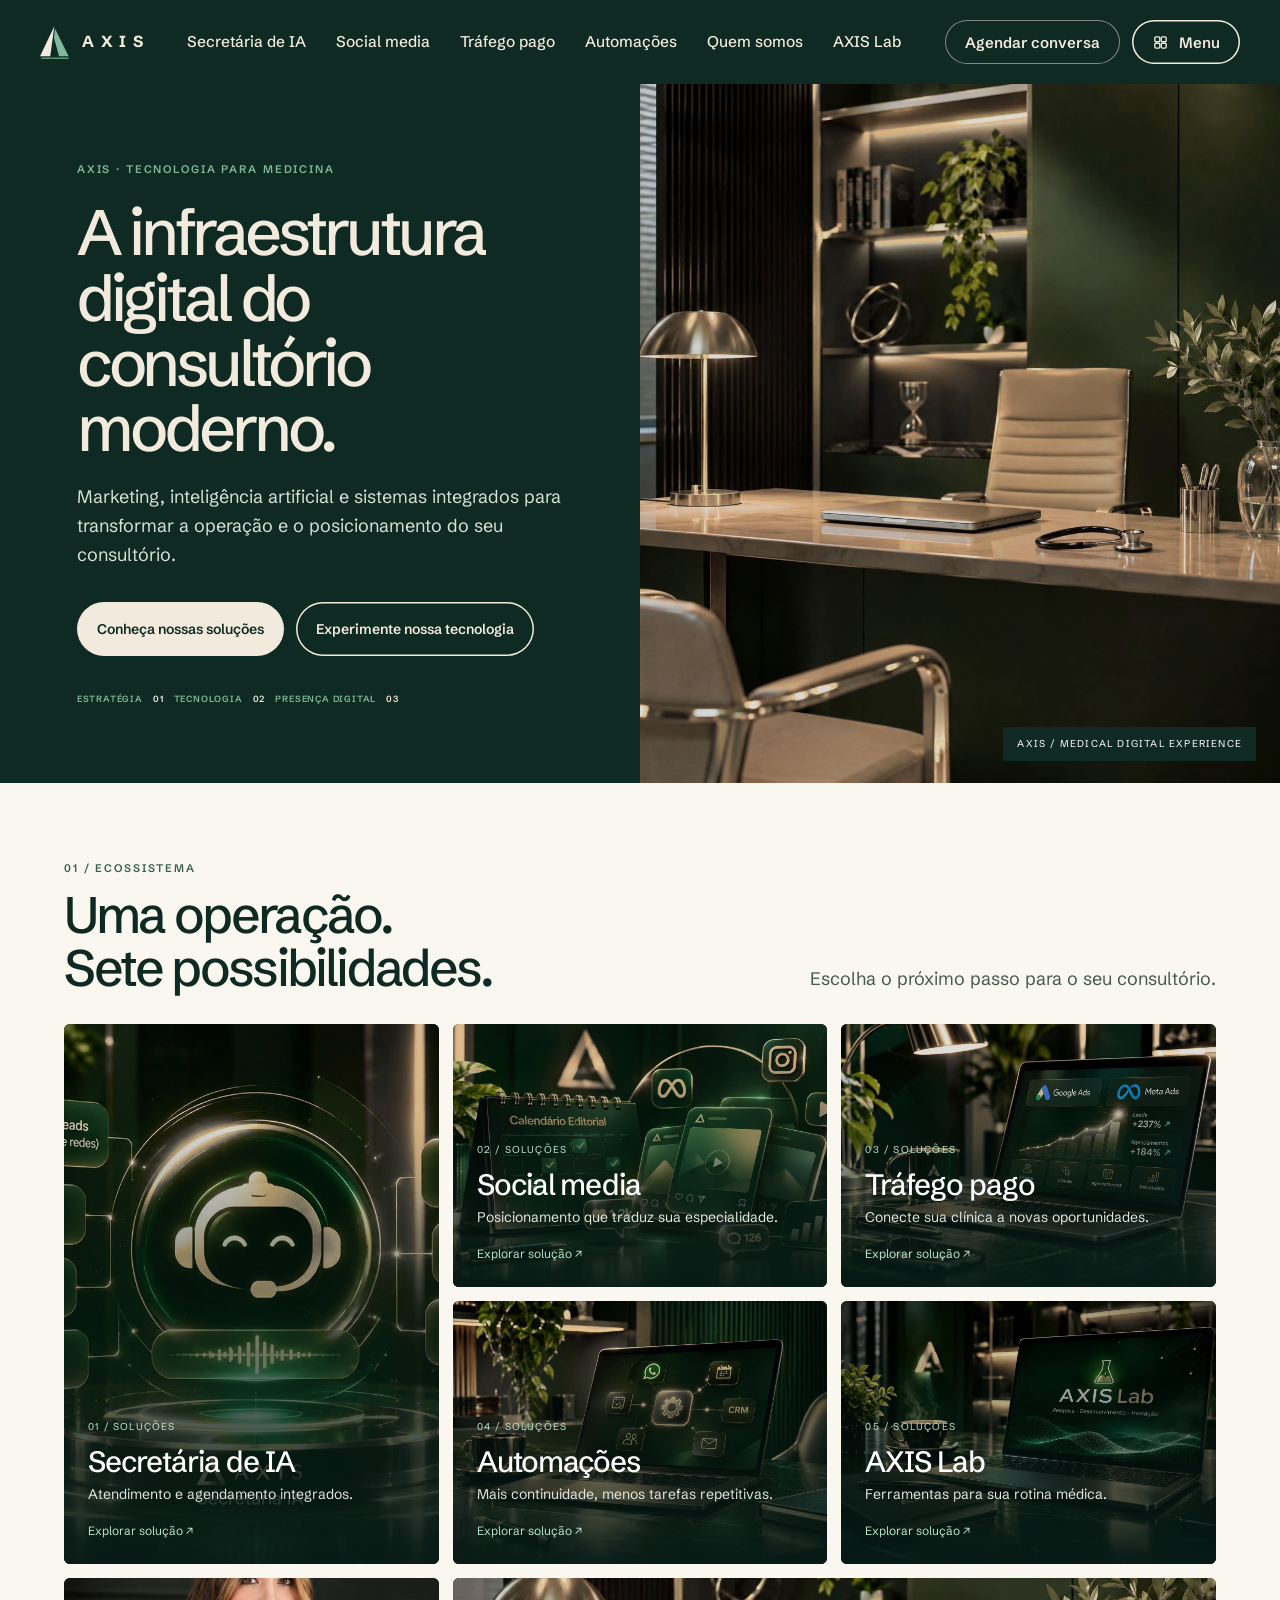
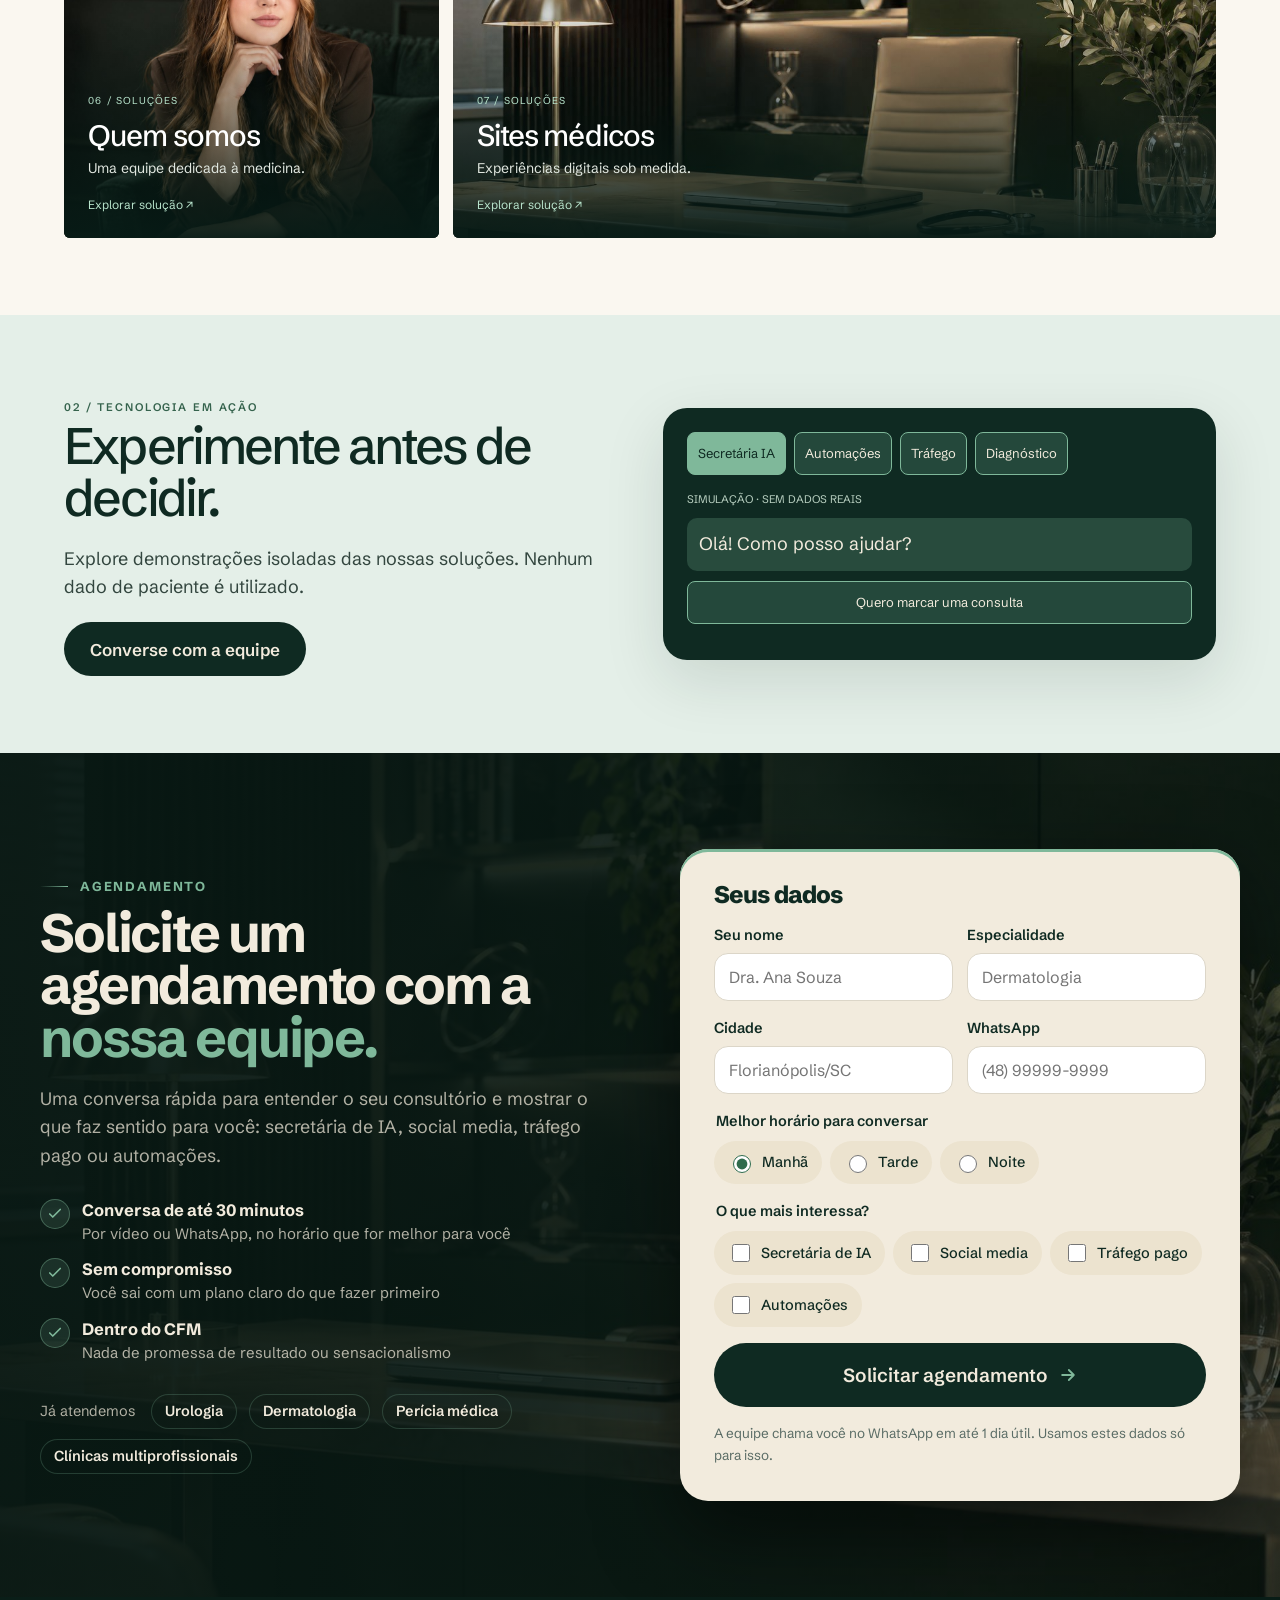
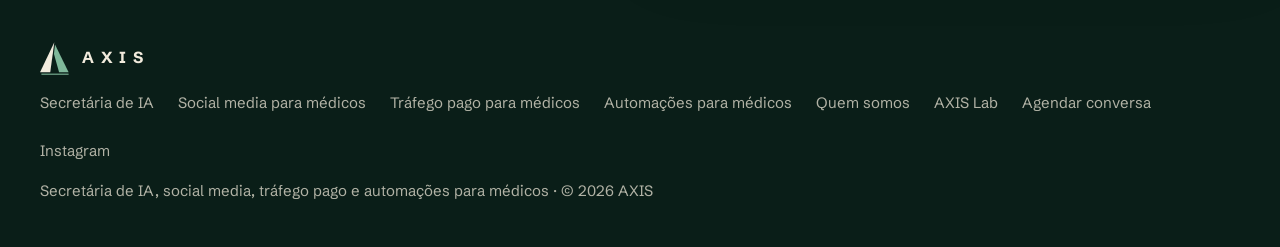
<file: index.html>
<!doctype html>
<html lang="pt-BR">
<head>
<meta charset="utf-8">
<meta name="viewport" content="width=device-width,initial-scale=1,viewport-fit=cover">
<title>AXIS · Marketing, IA e automações para médicos</title>
<meta name="description" content="Secretária de IA no WhatsApp, social media, tráfego pago e automações para consultórios médicos, dentro das regras do CFM.">
<meta name="theme-color" content="#0F2A22">
<link rel="canonical" href="https://axismed.app.br/">
<link rel="icon" href="/favicon.svg" type="image/svg+xml">
<link rel="manifest" href="/manifest.webmanifest">
<link rel="apple-touch-icon" href="/icons/apple-touch-icon.png">
<meta name="apple-mobile-web-app-capable" content="yes">
<meta name="apple-mobile-web-app-title" content="AXIS">
<meta property="og:type" content="website"><meta property="og:locale" content="pt_BR">
<meta property="og:url" content="https://axismed.app.br/"><meta property="og:title" content="AXIS · Marketing, IA e automações para médicos">
<meta property="og:description" content="Secretária de IA no WhatsApp, social media, tráfego pago e automações para consultórios médicos, dentro das regras do CFM."><meta property="og:image" content="https://axismed.app.br/og.jpg">
<meta name="twitter:card" content="summary_large_image">
<link rel="preconnect" href="https://fonts.googleapis.com"><link rel="preconnect" href="https://fonts.gstatic.com" crossorigin>
<link rel="stylesheet" href="https://fonts.googleapis.com/css2?family=Schibsted+Grotesk:wght@400;500;600;700;800&display=swap">
<link rel="stylesheet" href="/site.css?v=18">
<meta name="robots" content="noindex,nofollow"><link rel="stylesheet" href="/signature-v3.css"></head>
<body>
<header class="nav"><div class="wrap">
  <a class="logo" href="/" aria-label="AXIS, página inicial"><svg width="30" height="34" viewBox="0 0 44 50" aria-hidden="true"><polygon points="21,2 0,46 15,46" fill="#F2EBDD"/><polygon points="22,5 42,46 28,46 20.5,19" fill="#7FB89A"/><rect x="2" y="48" width="40" height="1.6" fill="#7FB89A"/></svg><b>AXIS</b></a>
  <nav class="nav-l" aria-label="Áreas do site"><a href="/secretaria-ia/">Secretária de IA</a><a href="/social-media/">Social media</a><a href="/trafego-pago/">Tráfego pago</a><a href="/automacoes/">Automações</a><a href="/sobre/">Quem somos</a><a href="/lab/">AXIS Lab</a></nav>
  <div class="ctas"><a class="btn b-cream hide-m" href="/#agendar" data-t="Menu: agendar">Agendar conversa</a><button class="btn b-line menu-b" type="button" aria-expanded="false" aria-controls="sheet" style="color:var(--cream)"><svg viewBox="0 0 24 24" fill="none" stroke="currentColor" stroke-width="1.9" stroke-linecap="round" stroke-linejoin="round" aria-hidden="true"><rect x="4" y="4" width="7" height="7" rx="1.5"/><rect x="13" y="4" width="7" height="7" rx="1.5"/><rect x="4" y="13" width="7" height="7" rx="1.5"/><rect x="13" y="13" width="7" height="7" rx="1.5"/></svg>Menu</button></div>
</div></header>
<div class="sheet" id="sheet" hidden><div class="sh-in"><div class="sh-top"><a class="logo" href="/"><svg width="30" height="34" viewBox="0 0 44 50" aria-hidden="true"><polygon points="21,2 0,46 15,46" fill="#F2EBDD"/><polygon points="22,5 42,46 28,46 20.5,19" fill="#7FB89A"/><rect x="2" y="48" width="40" height="1.6" fill="#7FB89A"/></svg><b>AXIS</b></a><button class="btn b-line sh-x" type="button" style="color:var(--cream)" aria-label="Fechar menu">Fechar</button></div><a href="/" class="sh-i on"><svg viewBox="0 0 24 24" fill="none" stroke="currentColor" stroke-width="1.9" stroke-linecap="round" stroke-linejoin="round" aria-hidden="true"><path d="M4 11l8-7 8 7v8.5a1.5 1.5 0 0 1-1.5 1.5H15v-6H9v6H5.5A1.5 1.5 0 0 1 4 19.5z"/></svg><span><b>Início</b><small>Todas as áreas da AXIS</small></span></a><a href="/secretaria-ia/" class="sh-i"><svg viewBox="0 0 24 24" fill="none" stroke="currentColor" stroke-width="1.9" stroke-linecap="round" stroke-linejoin="round" aria-hidden="true"><path d="M21 12a8 8 0 0 1-11.6 7.1L4 20l1.1-4.6A8 8 0 1 1 21 12z"/></svg><span><b>Secretária de IA</b><small>Atende no WhatsApp em segundos, 24 horas, e agenda a consulta.</small></span></a><a href="/social-media/" class="sh-i"><svg viewBox="0 0 24 24" fill="none" stroke="currentColor" stroke-width="1.9" stroke-linecap="round" stroke-linejoin="round" aria-hidden="true"><rect x="3" y="7" width="13" height="11" rx="2.5"/><path d="M16 11l5-3v9l-5-3"/></svg><span><b>Social media para médicos</b><small>Instagram com conteúdo que gera confiança antes da consulta.</small></span></a><a href="/trafego-pago/" class="sh-i"><svg viewBox="0 0 24 24" fill="none" stroke="currentColor" stroke-width="1.9" stroke-linecap="round" stroke-linejoin="round" aria-hidden="true"><path d="M3 17l6-6 4 4 8-8"/><path d="M15 7h6v6"/></svg><span><b>Tráfego pago para médicos</b><small>Anúncios no Google e no Instagram para quem procura a sua especialidade.</small></span></a><a href="/automacoes/" class="sh-i"><svg viewBox="0 0 24 24" fill="none" stroke="currentColor" stroke-width="1.9" stroke-linecap="round" stroke-linejoin="round" aria-hidden="true"><path d="M13 2L4 14h7l-1 8 9-12h-7z"/></svg><span><b>Automações para médicos</b><small>Confirmação, lembretes, retorno e painel de pacientes no automático.</small></span></a><a href="/sobre/" class="sh-i"><svg viewBox="0 0 24 24" fill="none" stroke="currentColor" stroke-width="1.9" stroke-linecap="round" stroke-linejoin="round" aria-hidden="true"><circle cx="9" cy="8" r="3.5"/><path d="M2.5 20a6.5 6.5 0 0 1 13 0M16 4.5a3.5 3.5 0 0 1 0 7M18 14a6 6 0 0 1 3.5 6"/></svg><span><b>Quem somos</b><small>Uma equipe só para médicos, com acompanhamento de perto.</small></span></a><a href="/lab/" class="sh-i"><svg viewBox="0 0 24 24" fill="none" stroke="currentColor" stroke-width="1.9" stroke-linecap="round" stroke-linejoin="round" aria-hidden="true"><rect x="5" y="3" width="14" height="18" rx="2"/><path d="M8 7h8M8 11h2M12 11h2M8 15h2M12 15h2M8 18h2M12 18h4"/></svg><span><b>AXIS Lab</b><small>10 ferramentas grátis para o dia a dia do médico.</small></span></a><a href="/#agendar" class="sh-i"><svg viewBox="0 0 24 24" fill="none" stroke="currentColor" stroke-width="1.9" stroke-linecap="round" stroke-linejoin="round" aria-hidden="true"><rect x="3.5" y="5" width="17" height="15.5" rx="2.5"/><path d="M3.5 10h17M8 3v4M16 3v4"/></svg><span><b>Agendar conversa</b><small>Fale com a equipe e veja o que faz sentido para você.</small></span></a></div></div>
<main>
<section class="v3-hero"><div class="v3-copy"><div class="v3-kicker">AXIS · TECNOLOGIA PARA MEDICINA</div><h1>A infraestrutura digital do consultório moderno.</h1><p>Marketing, inteligência artificial e sistemas integrados para transformar a operação e o posicionamento do seu consultório.</p><div class="v3-actions"><a class="btn b-cream" href="#solucoes">Conheça nossas soluções</a><a class="btn b-line" href="#experimente">Experimente nossa tecnologia</a></div><div class="v3-index">ESTRATÉGIA <span>01</span> TECNOLOGIA <span>02</span> PRESENÇA DIGITAL <span>03</span></div></div><figure class="v3-image"><img src="/img/consultorio.jpg" alt="Ambiente contemporâneo de consultório" fetchpriority="high"><figcaption>AXIS / MEDICAL DIGITAL EXPERIENCE</figcaption></figure></section><section class="v3-solutions" id="solucoes"><div class="v3-heading"><span>01 / ECOSSISTEMA</span><h2>Uma operação.<br>Sete possibilidades.</h2><p>Escolha o próximo passo para o seu consultório.</p></div><div class="v3-grid"><a class="v3-card" href="/secretaria-ia/"><img src="/img/secretaria-ia-hero.jpg" alt="" loading="lazy"><div><small>01 / SOLUÇÕES</small><h3>Secretária de IA</h3><p>Atendimento e agendamento integrados.</p><span>Explorar solução ↗</span></div></a><a class="v3-card" href="/social-media/"><img src="/img/social-media-hero.jpg" alt="" loading="lazy"><div><small>02 / SOLUÇÕES</small><h3>Social media</h3><p>Posicionamento que traduz sua especialidade.</p><span>Explorar solução ↗</span></div></a><a class="v3-card" href="/trafego-pago/"><img src="/img/trafego-pago.jpg" alt="" loading="lazy"><div><small>03 / SOLUÇÕES</small><h3>Tráfego pago</h3><p>Conecte sua clínica a novas oportunidades.</p><span>Explorar solução ↗</span></div></a><a class="v3-card" href="/automacoes/"><img src="/img/automacoes.jpg" alt="" loading="lazy"><div><small>04 / SOLUÇÕES</small><h3>Automações</h3><p>Mais continuidade, menos tarefas repetitivas.</p><span>Explorar solução ↗</span></div></a><a class="v3-card" href="/lab/"><img src="/img/axis-lab.jpg" alt="" loading="lazy"><div><small>05 / SOLUÇÕES</small><h3>AXIS Lab</h3><p>Ferramentas para sua rotina médica.</p><span>Explorar solução ↗</span></div></a><a class="v3-card" href="/sobre/"><img src="/img/jaqueline.jpg" alt="" loading="lazy"><div><small>06 / SOLUÇÕES</small><h3>Quem somos</h3><p>Uma equipe dedicada à medicina.</p><span>Explorar solução ↗</span></div></a><a class="v3-card" href="/sites-medicos/"><img src="/img/consultorio.jpg" alt="" loading="lazy"><div><small>07 / SOLUÇÕES</small><h3>Sites médicos</h3><p>Experiências digitais sob medida.</p><span>Explorar solução ↗</span></div></a></div></section><section class="sig v3-experience" id="experimente"><div class="sig-intro"><span>02 / TECNOLOGIA EM AÇÃO</span><h2>Experimente antes de decidir.</h2><p>Explore demonstrações isoladas das nossas soluções. Nenhum dado de paciente é utilizado.</p><a class="btn b-forest" href="#agendar">Converse com a equipe</a></div><div class="sig-stage" id="sig-stage"><div class="sig-panel"><div class="sig-tabs" role="group" aria-label="Demonstrações"><button type="button" data-mode="chat" aria-pressed="true">Secretária IA</button><button type="button" data-mode="flow" aria-pressed="false">Automações</button><button type="button" data-mode="ads" aria-pressed="false">Tráfego</button><button type="button" data-mode="score" aria-pressed="false">Diagnóstico</button></div><div id="sig-demo" aria-live="polite"></div></div></div></section><script>
(()=>{const root=document.querySelector('.sig'),stage=document.querySelector('#sig-stage'),demo=document.querySelector('#sig-demo');if(!root||!demo)return;let mode='chat',step=0,timer;const chat=[['Olá! Como posso ajudar?','Quero marcar uma consulta'],['Você prefere presencial ou online?','Presencial'],['Agenda fictícia: quinta-feira, 16h.','Confirmar horário'],['Agendamento demonstrativo concluído. Nenhum paciente ou agenda real foi alterado.','Reiniciar']];function render(){clearTimeout(timer);if(mode==='chat'){demo.innerHTML='<p class="sig-note">SIMULAÇÃO · SEM DADOS REAIS</p><p class="sig-msg">'+chat[step][0]+'</p><button type="button" id="sig-next">'+chat[step][1]+'</button>';demo.querySelector('button').onclick=()=>{step=(step+1)%chat.length;render()}}else if(mode==='flow'){demo.innerHTML='<p class="sig-note">FLUXO DEMONSTRATIVO</p><div class="sig-flow">'+['Contato','Qualificação','Agenda','CRM','Follow-up'].map(x=>'<span>'+x+'</span>').join('')+'</div><button type="button">Simular novo contato</button>';demo.querySelector('button').onclick=()=>{clearTimeout(timer);let i=0;const nodes=demo.querySelectorAll('span');nodes.forEach(n=>n.classList.remove('active'));function tick(){if(i<nodes.length){nodes[i++].classList.add('active');timer=setTimeout(tick,400)}}tick()}}else if(mode==='ads'){demo.innerHTML='<label>Investimento mensal: <strong id="sig-budget"></strong><input type="range" min="300" max="3000" step="100" value="600"></label><output></output><p class="sig-note">Cenário ilustrativo: R$30 por contato e 20% de agendamento. Não é previsão nem promessa.</p>';const input=demo.querySelector('input');function calc(){const n=+input.value;demo.querySelector('strong').textContent='R$ '+n;demo.querySelector('output').textContent=Math.floor(n/30)+' contatos · '+Math.floor(n/30*.2)+' agendamentos'}input.oninput=calc;calc()}else{demo.innerHTML='<p class="sig-note">AUTOAVALIAÇÃO ILUSTRATIVA</p>'+['Site profissional','Resposta rápida','CRM','Agenda automatizada','Posicionamento','Indicadores','Organização de contatos','Automações','Atendimento comercial'].map(x=>'<label><input type="checkbox"> '+x+'</label>').join('')+'<output>0%</output><p id="sig-reco">Selecione os recursos que já utiliza para identificar oportunidades.</p><a href="#agendar">Solicitar diagnóstico personalizado →</a>';demo.onchange=()=>{if(mode==='score'){const all=[...demo.querySelectorAll('input')],n=all.filter(x=>x.checked).length;demo.querySelector('output').textContent=Math.round(n/9*100)+'%';const missing=all.filter(x=>!x.checked).map(x=>x.parentElement.textContent.trim());demo.querySelector('#sig-reco').textContent=missing.length?'Prioridades sugeridas: '+missing.slice(0,3).join(', ')+'.':'Todos os pilares foram marcados; revise os indicadores e a eficiência dos processos.'}}}}root.querySelectorAll('[data-mode]').forEach(b=>b.onclick=()=>{mode=b.dataset.mode;step=0;root.querySelectorAll('[data-mode]').forEach(x=>x.setAttribute('aria-pressed',String(x===b)));render()});if(!matchMedia('(prefers-reduced-motion: reduce)').matches){stage.addEventListener('pointermove',e=>{const r=stage.getBoundingClientRect();stage.style.setProperty('--ry',((e.clientX-r.left)/r.width-.5)*35+'deg');stage.style.setProperty('--rx',((e.clientY-r.top)/r.height-.5)*-35+'deg')});stage.addEventListener('pointerleave',()=>{stage.style.setProperty('--ry','0deg');stage.style.setProperty('--rx','0deg')})}render()})();
</script><section class="book" id="agendar">
  <div class="wrap">
    <div class="book-t">
      <p class="eyebrow">Agendamento</p>
      <h2>Solicite um agendamento com a <span class="gold">nossa equipe.</span></h2>
      <p class="lede">Uma conversa rápida para entender o seu consultório e mostrar o que faz sentido para você: secretária de IA, social media, tráfego pago ou automações.</p>
      <ul class="book-l">
        <li><svg viewBox="0 0 24 24" fill="none" stroke="currentColor" stroke-width="2.2" stroke-linecap="round" stroke-linejoin="round" aria-hidden="true"><path d="M5 12l4 4 10-10"/></svg><span><b>Conversa de até 30 minutos</b>Por vídeo ou WhatsApp, no horário que for melhor para você</span></li>
        <li><svg viewBox="0 0 24 24" fill="none" stroke="currentColor" stroke-width="2.2" stroke-linecap="round" stroke-linejoin="round" aria-hidden="true"><path d="M5 12l4 4 10-10"/></svg><span><b>Sem compromisso</b>Você sai com um plano claro do que fazer primeiro</span></li>
        <li><svg viewBox="0 0 24 24" fill="none" stroke="currentColor" stroke-width="2.2" stroke-linecap="round" stroke-linejoin="round" aria-hidden="true"><path d="M5 12l4 4 10-10"/></svg><span><b>Dentro do CFM</b>Nada de promessa de resultado ou sensacionalismo</span></li>
      </ul>
      <div class="spec"><span>Já atendemos</span><b>Urologia</b><b>Dermatologia</b><b>Perícia médica</b><b>Clínicas multiprofissionais</b></div>
    </div>
    <form class="card-f book-f" id="leadF">
      <h3>Seus dados</h3>
      <div class="g2"><label>Seu nome<input name="nome" required autocomplete="name" placeholder="Dra. Ana Souza"></label><label>Especialidade<input name="especialidade" required placeholder="Dermatologia"></label></div>
      <div class="g2"><label>Cidade<input name="cidade" required placeholder="Florianópolis/SC"></label><label>WhatsApp<input name="whatsapp" required inputmode="tel" autocomplete="tel" placeholder="(48) 99999-9999"></label></div>
      <fieldset><legend>Melhor horário para conversar</legend>
        <label class="op"><input type="radio" name="hora" value="Manhã" checked> Manhã</label>
        <label class="op"><input type="radio" name="hora" value="Tarde"> Tarde</label>
        <label class="op"><input type="radio" name="hora" value="Noite"> Noite</label></fieldset>
      <fieldset><legend>O que mais interessa?</legend><label class="op"><input type="checkbox" name="i" value="Secretária de IA"> Secretária de IA</label><label class="op"><input type="checkbox" name="i" value="Social media para médicos"> Social media</label><label class="op"><input type="checkbox" name="i" value="Tráfego pago para médicos"> Tráfego pago</label><label class="op"><input type="checkbox" name="i" value="Automações para médicos"> Automações</label></fieldset>
      <button class="btn b-forest book-b" type="submit">Solicitar agendamento<svg viewBox="0 0 24 24" fill="none" stroke="currentColor" stroke-width="2.2" stroke-linecap="round" stroke-linejoin="round" aria-hidden="true"><path d="M5 12h14M13 6l6 6-6 6"/></svg></button>
      <p class="fine">A equipe chama você no WhatsApp em até 1 dia útil. Usamos estes dados só para isso.</p>
      <div class="ok" hidden><b>Pedido recebido!</b> A equipe da AXIS vai chamar você no WhatsApp para marcar o horário.</div>
    </form>
  </div>
</section>
</main><footer class="foot"><div class="wrap">
  <a class="logo" href="/" aria-label="AXIS"><svg width="30" height="34" viewBox="0 0 44 50" aria-hidden="true"><polygon points="21,2 0,46 15,46" fill="#F2EBDD"/><polygon points="22,5 42,46 28,46 20.5,19" fill="#7FB89A"/><rect x="2" y="48" width="40" height="1.6" fill="#7FB89A"/></svg><b>AXIS</b></a>
  <nav aria-label="Rodapé"><a href="/secretaria-ia/">Secretária de IA</a><a href="/social-media/">Social media para médicos</a><a href="/trafego-pago/">Tráfego pago para médicos</a><a href="/automacoes/">Automações para médicos</a><a href="/sobre/">Quem somos</a><a href="/lab/">AXIS Lab</a><a href="/#agendar">Agendar conversa</a><a href="https://instagram.com/axismed_marketing" target="_blank" rel="noopener">Instagram</a></nav>
  <span>Secretária de IA, social media, tráfego pago e automações para médicos · © 2026 AXIS</span>
</div></footer>
<dialog id="installDlg"><div class="dlg"><h3>Instale a AXIS Lab no celular</h3><div id="installSteps"></div><button class="btn b-forest" type="button" onclick="this.closest('dialog').close()">Entendi</button></div></dialog>
<script src="/install.js"></script>
<script src="/track.js?v=1" defer></script>
<script>
(()=>{const b=document.querySelector('.menu-b'),s=document.getElementById('sheet');if(!b||!s)return;
const open=v=>{s.hidden=!v;b.setAttribute('aria-expanded',v);document.body.style.overflow=v?'hidden':'';if(v)s.querySelector('.sh-i')?.focus()};
b.onclick=()=>open(true);s.querySelector('.sh-x').onclick=()=>open(false);
addEventListener('keydown',e=>{if(e.key==='Escape'&&!s.hidden)open(false)});})();
</script>
<script>
document.getElementById('leadF').addEventListener('submit',async e=>{e.preventDefault();const f=e.target,b=f.querySelector('button');b.disabled=true;b.firstChild.textContent='Enviando…';
const d=Object.fromEntries(new FormData(f));const i=[...f.querySelectorAll('[name=i]:checked')].map(x=>x.value).join(', ');
try{const r=await fetch('/api/lead',{method:'POST',headers:{'content-type':'application/json'},body:JSON.stringify({type:'agendamento',nome:d.nome,especialidade:d.especialidade,cidade:d.cidade,whatsapp:d.whatsapp,ferramenta:i,nota:'Melhor horário: '+(d.hora||'')})});if(!r.ok)throw 0;const receipt=await r.json();if(receipt.stored!==true)throw 0;
window.axt&&axt('lead',{interesse:i,origem:'home'});f.querySelectorAll('h3,.g2,fieldset,button,.fine').forEach(x=>x.hidden=true);f.querySelector('.ok').hidden=false}
catch{b.disabled=false;b.firstChild.textContent='Tentar de novo';f.querySelector('.fine').textContent='Não foi possível enviar agora. Tente de novo ou fale no Instagram @axismed_marketing.'}});
</script>
</body>
</html>
</file>
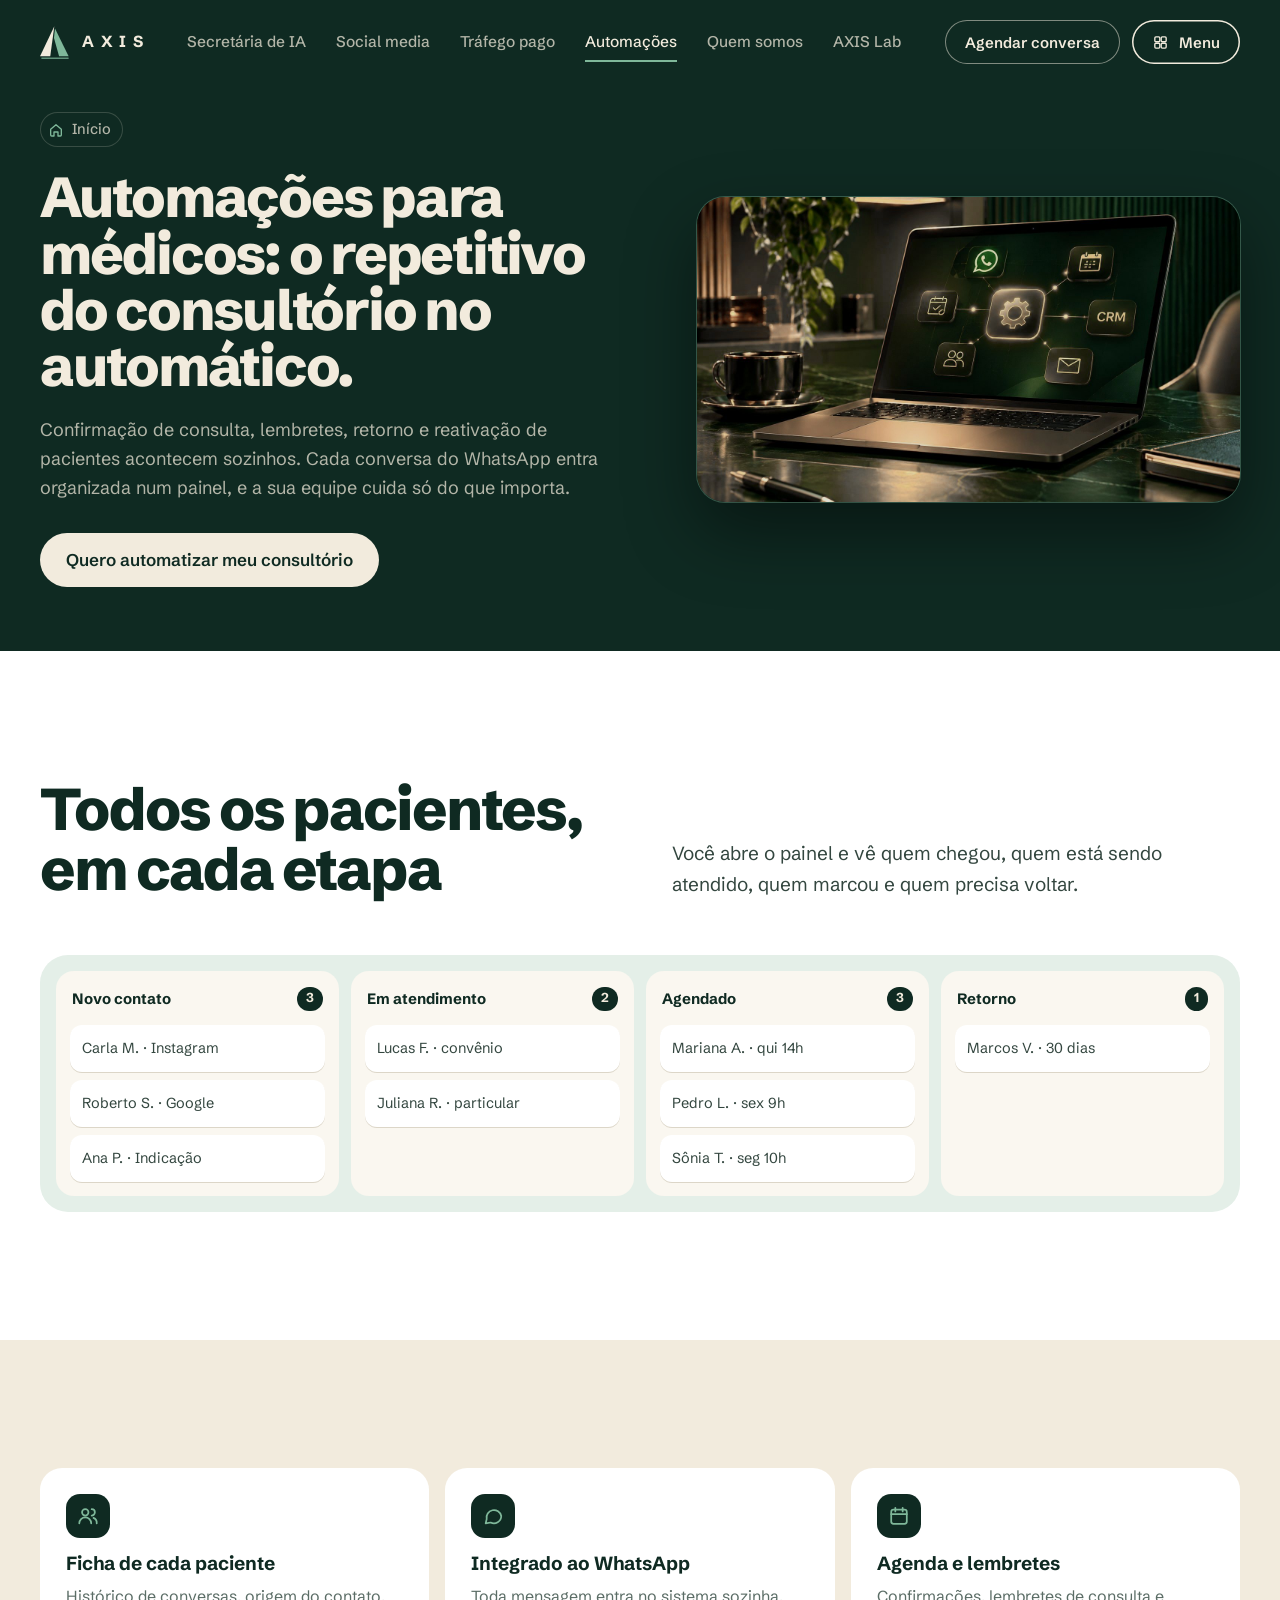
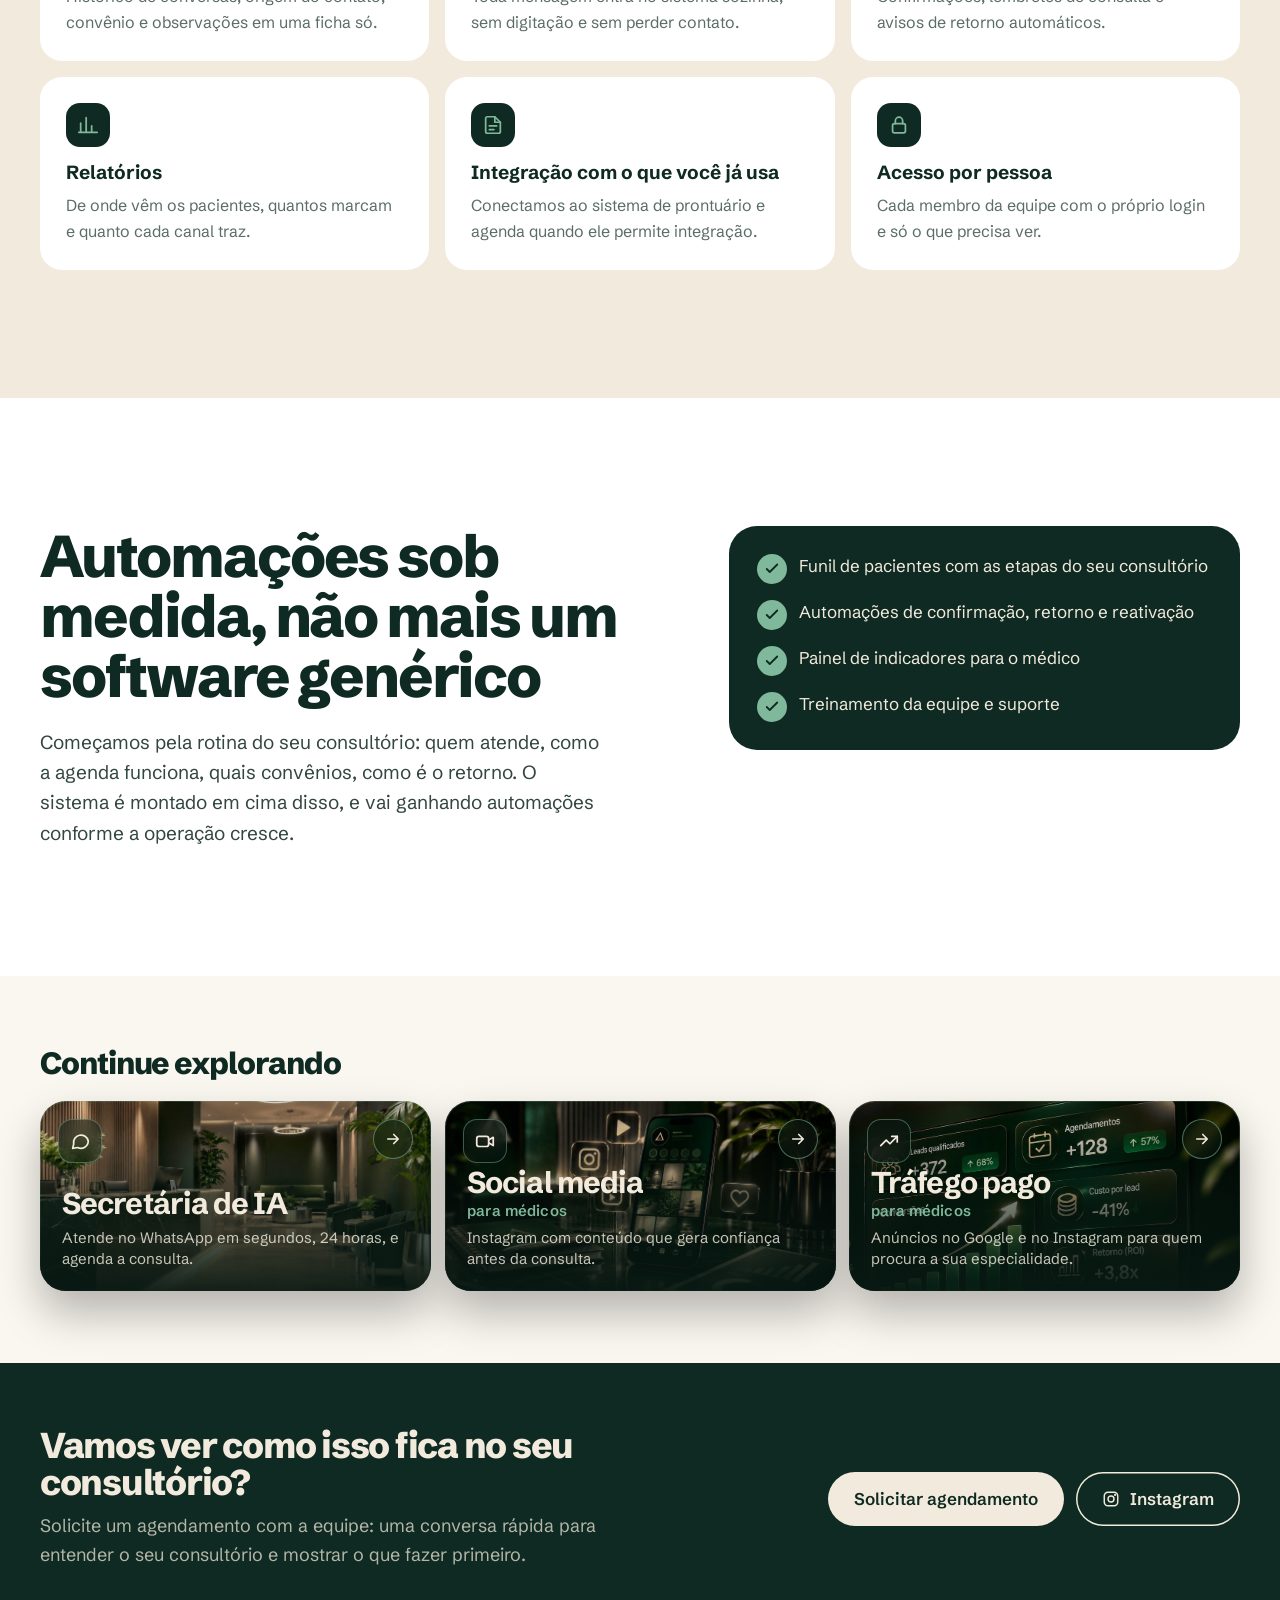
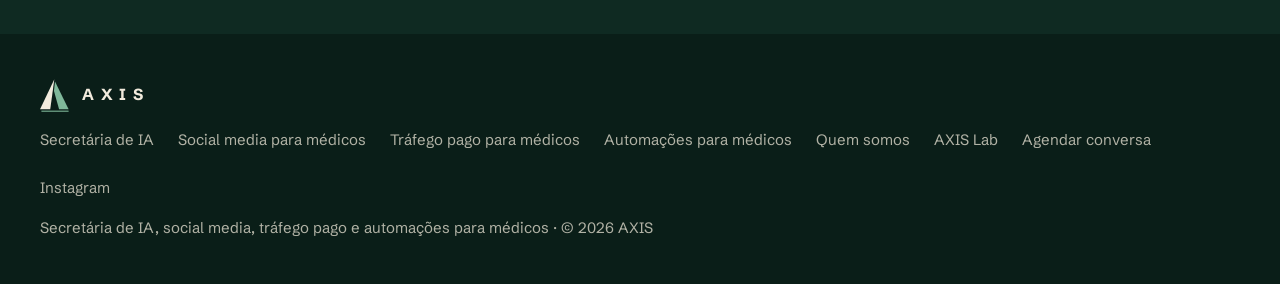
<file: automacoes/index.html>
<!doctype html>
<html lang="pt-BR">
<head>
<meta charset="utf-8">
<meta name="viewport" content="width=device-width,initial-scale=1,viewport-fit=cover">
<title>Automações para médicos · AXIS</title>
<meta name="description" content="Automações para consultórios médicos: confirmação de consulta, lembretes, retorno, reativação e painel de pacientes integrado ao WhatsApp.">
<meta name="theme-color" content="#0F2A22">
<link rel="canonical" href="https://axismed.app.br/automacoes/">
<link rel="icon" href="/favicon.svg" type="image/svg+xml">
<link rel="manifest" href="/manifest.webmanifest">
<link rel="apple-touch-icon" href="/icons/apple-touch-icon.png">
<meta name="apple-mobile-web-app-capable" content="yes">
<meta name="apple-mobile-web-app-title" content="AXIS Lab">
<meta property="og:type" content="website"><meta property="og:locale" content="pt_BR">
<meta property="og:url" content="https://axismed.app.br/automacoes/"><meta property="og:title" content="Automações para médicos · AXIS">
<meta property="og:description" content="Automações para consultórios médicos: confirmação de consulta, lembretes, retorno, reativação e painel de pacientes integrado ao WhatsApp."><meta property="og:image" content="https://axismed.app.br/og.jpg">
<meta name="twitter:card" content="summary_large_image">
<link rel="preconnect" href="https://fonts.googleapis.com"><link rel="preconnect" href="https://fonts.gstatic.com" crossorigin>
<link rel="stylesheet" href="https://fonts.googleapis.com/css2?family=Schibsted+Grotesk:wght@400;500;600;700;800&display=swap">
<link rel="stylesheet" href="/site.css?v=18">
</head>
<body>
<header class="nav"><div class="wrap">
  <a class="logo" href="/" aria-label="AXIS, página inicial"><svg width="30" height="34" viewBox="0 0 44 50" aria-hidden="true"><polygon points="21,2 0,46 15,46" fill="#F2EBDD"/><polygon points="22,5 42,46 28,46 20.5,19" fill="#7FB89A"/><rect x="2" y="48" width="40" height="1.6" fill="#7FB89A"/></svg><b>AXIS</b></a>
  <nav class="nav-l" aria-label="Áreas do site"><a href="/secretaria-ia/">Secretária de IA</a><a href="/social-media/">Social media</a><a href="/trafego-pago/">Tráfego pago</a><a href="/automacoes/" class="on">Automações</a><a href="/sobre/">Quem somos</a><a href="/lab/">AXIS Lab</a></nav>
  <div class="ctas"><a class="btn b-cream hide-m" href="/#agendar" data-t="Menu: agendar">Agendar conversa</a><button class="btn b-line menu-b" type="button" aria-expanded="false" aria-controls="sheet" style="color:var(--cream)"><svg viewBox="0 0 24 24" fill="none" stroke="currentColor" stroke-width="1.9" stroke-linecap="round" stroke-linejoin="round" aria-hidden="true"><rect x="4" y="4" width="7" height="7" rx="1.5"/><rect x="13" y="4" width="7" height="7" rx="1.5"/><rect x="4" y="13" width="7" height="7" rx="1.5"/><rect x="13" y="13" width="7" height="7" rx="1.5"/></svg>Menu</button></div>
</div></header>
<div class="sheet" id="sheet" hidden><div class="sh-in"><div class="sh-top"><a class="logo" href="/"><svg width="30" height="34" viewBox="0 0 44 50" aria-hidden="true"><polygon points="21,2 0,46 15,46" fill="#F2EBDD"/><polygon points="22,5 42,46 28,46 20.5,19" fill="#7FB89A"/><rect x="2" y="48" width="40" height="1.6" fill="#7FB89A"/></svg><b>AXIS</b></a><button class="btn b-line sh-x" type="button" style="color:var(--cream)" aria-label="Fechar menu">Fechar</button></div><a href="/" class="sh-i"><svg viewBox="0 0 24 24" fill="none" stroke="currentColor" stroke-width="1.9" stroke-linecap="round" stroke-linejoin="round" aria-hidden="true"><path d="M4 11l8-7 8 7v8.5a1.5 1.5 0 0 1-1.5 1.5H15v-6H9v6H5.5A1.5 1.5 0 0 1 4 19.5z"/></svg><span><b>Início</b><small>Todas as áreas da AXIS</small></span></a><a href="/secretaria-ia/" class="sh-i"><svg viewBox="0 0 24 24" fill="none" stroke="currentColor" stroke-width="1.9" stroke-linecap="round" stroke-linejoin="round" aria-hidden="true"><path d="M21 12a8 8 0 0 1-11.6 7.1L4 20l1.1-4.6A8 8 0 1 1 21 12z"/></svg><span><b>Secretária de IA</b><small>Atende no WhatsApp em segundos, 24 horas, e agenda a consulta.</small></span></a><a href="/social-media/" class="sh-i"><svg viewBox="0 0 24 24" fill="none" stroke="currentColor" stroke-width="1.9" stroke-linecap="round" stroke-linejoin="round" aria-hidden="true"><rect x="3" y="7" width="13" height="11" rx="2.5"/><path d="M16 11l5-3v9l-5-3"/></svg><span><b>Social media para médicos</b><small>Instagram com conteúdo que gera confiança antes da consulta.</small></span></a><a href="/trafego-pago/" class="sh-i"><svg viewBox="0 0 24 24" fill="none" stroke="currentColor" stroke-width="1.9" stroke-linecap="round" stroke-linejoin="round" aria-hidden="true"><path d="M3 17l6-6 4 4 8-8"/><path d="M15 7h6v6"/></svg><span><b>Tráfego pago para médicos</b><small>Anúncios no Google e no Instagram para quem procura a sua especialidade.</small></span></a><a href="/automacoes/" class="sh-i on"><svg viewBox="0 0 24 24" fill="none" stroke="currentColor" stroke-width="1.9" stroke-linecap="round" stroke-linejoin="round" aria-hidden="true"><path d="M13 2L4 14h7l-1 8 9-12h-7z"/></svg><span><b>Automações para médicos</b><small>Confirmação, lembretes, retorno e painel de pacientes no automático.</small></span></a><a href="/sobre/" class="sh-i"><svg viewBox="0 0 24 24" fill="none" stroke="currentColor" stroke-width="1.9" stroke-linecap="round" stroke-linejoin="round" aria-hidden="true"><circle cx="9" cy="8" r="3.5"/><path d="M2.5 20a6.5 6.5 0 0 1 13 0M16 4.5a3.5 3.5 0 0 1 0 7M18 14a6 6 0 0 1 3.5 6"/></svg><span><b>Quem somos</b><small>Uma equipe só para médicos, com acompanhamento de perto.</small></span></a><a href="/lab/" class="sh-i"><svg viewBox="0 0 24 24" fill="none" stroke="currentColor" stroke-width="1.9" stroke-linecap="round" stroke-linejoin="round" aria-hidden="true"><rect x="5" y="3" width="14" height="18" rx="2"/><path d="M8 7h8M8 11h2M12 11h2M8 15h2M12 15h2M8 18h2M12 18h4"/></svg><span><b>AXIS Lab</b><small>10 ferramentas grátis para o dia a dia do médico.</small></span></a><a href="/#agendar" class="sh-i"><svg viewBox="0 0 24 24" fill="none" stroke="currentColor" stroke-width="1.9" stroke-linecap="round" stroke-linejoin="round" aria-hidden="true"><rect x="3.5" y="5" width="17" height="15.5" rx="2.5"/><path d="M3.5 10h17M8 3v4M16 3v4"/></svg><span><b>Agendar conversa</b><small>Fale com a equipe e veja o que faz sentido para você.</small></span></a></div></div><main><section class="phero dark"><div class="wrap">
  <div class="ph-t"><a class="crumb" href="/"><svg viewBox="0 0 24 24" fill="none" stroke="currentColor" stroke-width="2" stroke-linecap="round" stroke-linejoin="round" aria-hidden="true"><path d="M4 11l8-7 8 7v8.5a1.5 1.5 0 0 1-1.5 1.5H15v-6H9v6H5.5A1.5 1.5 0 0 1 4 19.5z"/></svg>Início</a><h1>Automações para médicos: o repetitivo do consultório no automático.</h1><p class="lede">Confirmação de consulta, lembretes, retorno e reativação de pacientes acontecem sozinhos. Cada conversa do WhatsApp entra organizada num painel, e a sua equipe cuida só do que importa.</p><div class="ctas"><a class="btn b-cream" href="/#agendar" data-t="Hero: agendar">Quero automatizar meu consultório</a></div></div>
  <div class="ph-img ph-wide"><img src="/img/automacoes.jpg" alt="Automações integrando WhatsApp, agenda, CRM, e-mail e banco de dados" style="object-position:50% 50%" fetchpriority="high"></div>
</div></section>
<section class="sec s-white"><div class="wrap">
  <div class="sec-h"><h2>Todos os pacientes, em cada etapa</h2><p>Você abre o painel e vê quem chegou, quem está sendo atendido, quem marcou e quem precisa voltar.</p></div>
  <div class="board" aria-label="Exemplo de painel de pacientes"><div class="col"><b>Novo contato <em>3</em></b><span>Carla M. · Instagram</span><span>Roberto S. · Google</span><span>Ana P. · Indicação</span></div><div class="col"><b>Em atendimento <em>2</em></b><span>Lucas F. · convênio</span><span>Juliana R. · particular</span></div><div class="col"><b>Agendado <em>3</em></b><span>Mariana A. · qui 14h</span><span>Pedro L. · sex 9h</span><span>Sônia T. · seg 10h</span></div><div class="col"><b>Retorno <em>1</em></b><span>Marcos V. · 30 dias</span></div></div>
</div></section>

<section class="sec s-cream"><div class="wrap">
  <div class="grid3">
    <div class="tile"><svg viewBox="0 0 24 24" fill="none" stroke="currentColor" stroke-width="1.9" stroke-linecap="round" stroke-linejoin="round" aria-hidden="true"><circle cx="9" cy="8" r="3.5"/><path d="M2.5 20a6.5 6.5 0 0 1 13 0M16 4.5a3.5 3.5 0 0 1 0 7M18 14a6 6 0 0 1 3.5 6"/></svg><b>Ficha de cada paciente</b><span>Histórico de conversas, origem do contato, convênio e observações em uma ficha só.</span></div>
    <div class="tile"><svg viewBox="0 0 24 24" fill="none" stroke="currentColor" stroke-width="1.9" stroke-linecap="round" stroke-linejoin="round" aria-hidden="true"><path d="M21 12a8 8 0 0 1-11.6 7.1L4 20l1.1-4.6A8 8 0 1 1 21 12z"/></svg><b>Integrado ao WhatsApp</b><span>Toda mensagem entra no sistema sozinha, sem digitação e sem perder contato.</span></div>
    <div class="tile"><svg viewBox="0 0 24 24" fill="none" stroke="currentColor" stroke-width="1.9" stroke-linecap="round" stroke-linejoin="round" aria-hidden="true"><rect x="3.5" y="5" width="17" height="15.5" rx="2.5"/><path d="M3.5 10h17M8 3v4M16 3v4"/></svg><b>Agenda e lembretes</b><span>Confirmações, lembretes de consulta e avisos de retorno automáticos.</span></div>
    <div class="tile"><svg viewBox="0 0 24 24" fill="none" stroke="currentColor" stroke-width="1.9" stroke-linecap="round" stroke-linejoin="round" aria-hidden="true"><path d="M4 20V10M10 20V4M16 20v-7M22 20H2"/></svg><b>Relatórios</b><span>De onde vêm os pacientes, quantos marcam e quanto cada canal traz.</span></div>
    <div class="tile"><svg viewBox="0 0 24 24" fill="none" stroke="currentColor" stroke-width="1.9" stroke-linecap="round" stroke-linejoin="round" aria-hidden="true"><path d="M14 3H6a2 2 0 0 0-2 2v14a2 2 0 0 0 2 2h12a2 2 0 0 0 2-2V9z"/><path d="M14 3v6h6M8 13h8M8 17h5"/></svg><b>Integração com o que você já usa</b><span>Conectamos ao sistema de prontuário e agenda quando ele permite integração.</span></div>
    <div class="tile"><svg viewBox="0 0 24 24" fill="none" stroke="currentColor" stroke-width="1.9" stroke-linecap="round" stroke-linejoin="round" aria-hidden="true"><rect x="5" y="10.5" width="14" height="10" rx="2"/><path d="M8 10.5V7.5a4 4 0 0 1 8 0v3"/></svg><b>Acesso por pessoa</b><span>Cada membro da equipe com o próprio login e só o que precisa ver.</span></div>
  </div>
</div></section>

<section class="sec s-white"><div class="wrap two">
  <div><h2 class="h2">Automações sob medida, não mais um software genérico</h2>
  <p class="big-p">Começamos pela rotina do seu consultório: quem atende, como a agenda funciona, quais convênios, como é o retorno. O sistema é montado em cima disso, e vai ganhando automações conforme a operação cresce.</p></div>
  <ul class="checks">
    <li><svg viewBox="0 0 24 24" fill="none" stroke="currentColor" stroke-width="2.4" stroke-linecap="round" stroke-linejoin="round" aria-hidden="true"><path d="M5 12l4 4 10-10"/></svg>Funil de pacientes com as etapas do seu consultório</li>
    <li><svg viewBox="0 0 24 24" fill="none" stroke="currentColor" stroke-width="2.4" stroke-linecap="round" stroke-linejoin="round" aria-hidden="true"><path d="M5 12l4 4 10-10"/></svg>Automações de confirmação, retorno e reativação</li>
    <li><svg viewBox="0 0 24 24" fill="none" stroke="currentColor" stroke-width="2.4" stroke-linecap="round" stroke-linejoin="round" aria-hidden="true"><path d="M5 12l4 4 10-10"/></svg>Painel de indicadores para o médico</li>
    <li><svg viewBox="0 0 24 24" fill="none" stroke="currentColor" stroke-width="2.4" stroke-linecap="round" stroke-linejoin="round" aria-hidden="true"><path d="M5 12l4 4 10-10"/></svg>Treinamento da equipe e suporte</li>
  </ul>
</div></section><section class="explore"><div class="wrap">
  <h2 class="h3x">Continue explorando</h2>
  <div class="doors3"><a class="door " href="/secretaria-ia/" data-t="Porta: Secretária de IA" style="background-image:url(/img/recepcao.jpg);background-position:35% 50%"><span class="d-ic"><svg viewBox="0 0 24 24" fill="none" stroke="currentColor" stroke-width="1.9" stroke-linecap="round" stroke-linejoin="round" aria-hidden="true"><path d="M21 12a8 8 0 0 1-11.6 7.1L4 20l1.1-4.6A8 8 0 1 1 21 12z"/></svg></span><span class="d-tx"><b>Secretária de IA</b><small>Atende no WhatsApp em segundos, 24 horas, e agenda a consulta.</small></span><span class="d-go" aria-hidden="true"><svg viewBox="0 0 24 24" fill="none" stroke="currentColor" stroke-width="2.2" stroke-linecap="round" stroke-linejoin="round" aria-hidden="true"><path d="M5 12h14M13 6l6 6-6 6"/></svg></span></a><a class="door " href="/social-media/" data-t="Porta: Social media para médicos" style="background-image:url(/img/social-media.jpg);background-position:62% 40%"><span class="d-ic"><svg viewBox="0 0 24 24" fill="none" stroke="currentColor" stroke-width="1.9" stroke-linecap="round" stroke-linejoin="round" aria-hidden="true"><rect x="3" y="7" width="13" height="11" rx="2.5"/><path d="M16 11l5-3v9l-5-3"/></svg></span><span class="d-tx"><b>Social media<span class="d-sub">para médicos</span></b><small>Instagram com conteúdo que gera confiança antes da consulta.</small></span><span class="d-go" aria-hidden="true"><svg viewBox="0 0 24 24" fill="none" stroke="currentColor" stroke-width="2.2" stroke-linecap="round" stroke-linejoin="round" aria-hidden="true"><path d="M5 12h14M13 6l6 6-6 6"/></svg></span></a><a class="door " href="/trafego-pago/" data-t="Porta: Tráfego pago para médicos" style="background-image:url(/img/card-trafego.jpg);background-position:50% 20%"><span class="d-ic"><svg viewBox="0 0 24 24" fill="none" stroke="currentColor" stroke-width="1.9" stroke-linecap="round" stroke-linejoin="round" aria-hidden="true"><path d="M3 17l6-6 4 4 8-8"/><path d="M15 7h6v6"/></svg></span><span class="d-tx"><b>Tráfego pago<span class="d-sub">para médicos</span></b><small>Anúncios no Google e no Instagram para quem procura a sua especialidade.</small></span><span class="d-go" aria-hidden="true"><svg viewBox="0 0 24 24" fill="none" stroke="currentColor" stroke-width="2.2" stroke-linecap="round" stroke-linejoin="round" aria-hidden="true"><path d="M5 12h14M13 6l6 6-6 6"/></svg></span></a></div>
</div></section><section class="ctaband"><div class="wrap">
  <div><h2>Vamos ver como isso fica no seu consultório?</h2><p>Solicite um agendamento com a equipe: uma conversa rápida para entender o seu consultório e mostrar o que fazer primeiro.</p></div>
  <div class="ctas"><a class="btn b-cream" href="/#agendar" data-t="Faixa: agendar">Solicitar agendamento</a><a class="btn b-line" style="color:var(--cream)" href="https://instagram.com/axismed_marketing" target="_blank" rel="noopener"><svg viewBox="0 0 24 24" fill="none" stroke="currentColor" stroke-width="1.9" stroke-linecap="round" stroke-linejoin="round" aria-hidden="true"><rect x="3" y="3" width="18" height="18" rx="5"/><circle cx="12" cy="12" r="4"/><circle cx="17.5" cy="6.5" r=".6" fill="currentColor"/></svg>Instagram</a></div>
</div></section></main><footer class="foot"><div class="wrap">
  <a class="logo" href="/" aria-label="AXIS"><svg width="30" height="34" viewBox="0 0 44 50" aria-hidden="true"><polygon points="21,2 0,46 15,46" fill="#F2EBDD"/><polygon points="22,5 42,46 28,46 20.5,19" fill="#7FB89A"/><rect x="2" y="48" width="40" height="1.6" fill="#7FB89A"/></svg><b>AXIS</b></a>
  <nav aria-label="Rodapé"><a href="/secretaria-ia/">Secretária de IA</a><a href="/social-media/">Social media para médicos</a><a href="/trafego-pago/">Tráfego pago para médicos</a><a href="/automacoes/">Automações para médicos</a><a href="/sobre/">Quem somos</a><a href="/lab/">AXIS Lab</a><a href="/#agendar">Agendar conversa</a><a href="https://instagram.com/axismed_marketing" target="_blank" rel="noopener">Instagram</a></nav>
  <span>Secretária de IA, social media, tráfego pago e automações para médicos · © 2026 AXIS</span>
</div></footer>
<dialog id="installDlg"><div class="dlg"><h3>Instale a AXIS Lab no celular</h3><div id="installSteps"></div><button class="btn b-forest" type="button" onclick="this.closest('dialog').close()">Entendi</button></div></dialog>
<script src="/install.js"></script>
<script src="/track.js?v=1" defer></script>
<script>
(()=>{const b=document.querySelector('.menu-b'),s=document.getElementById('sheet');if(!b||!s)return;
const open=v=>{s.hidden=!v;b.setAttribute('aria-expanded',v);document.body.style.overflow=v?'hidden':'';if(v)s.querySelector('.sh-i')?.focus()};
b.onclick=()=>open(true);s.querySelector('.sh-x').onclick=()=>open(false);
addEventListener('keydown',e=>{if(e.key==='Escape'&&!s.hidden)open(false)});})();
</script>
</body>
</html>
</file>
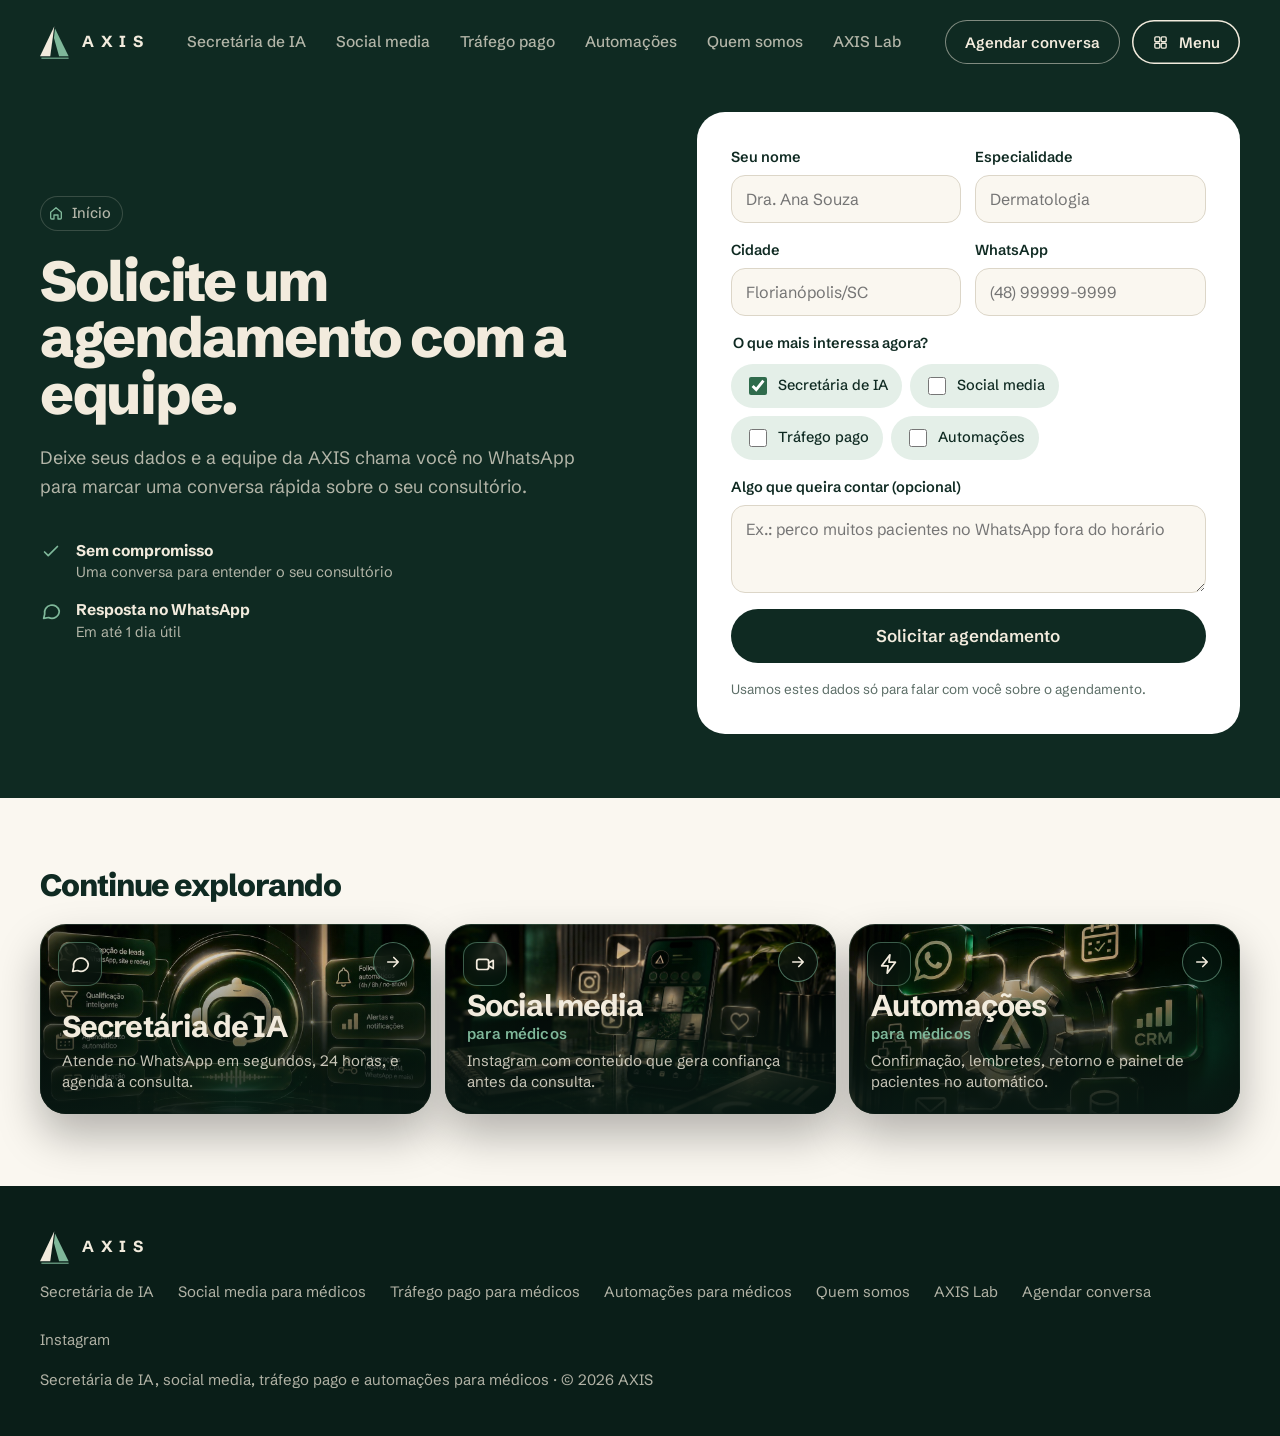
<file: contato/index.html>
<!doctype html>
<html lang="pt-BR">
<head>
<meta charset="utf-8">
<meta name="viewport" content="width=device-width,initial-scale=1,viewport-fit=cover">
<title>Agendar conversa com a equipe · AXIS</title>
<meta name="description" content="Solicite um agendamento com a equipe da AXIS: secretária de IA, social media, tráfego pago e automações para médicos.">
<meta name="theme-color" content="#0F2A22">
<link rel="canonical" href="https://axismed.app.br/contato/">
<link rel="icon" href="/favicon.svg" type="image/svg+xml">
<link rel="manifest" href="/manifest.webmanifest">
<link rel="apple-touch-icon" href="/icons/apple-touch-icon.png">
<meta name="apple-mobile-web-app-capable" content="yes">
<meta name="apple-mobile-web-app-title" content="AXIS Lab">
<meta property="og:type" content="website"><meta property="og:locale" content="pt_BR">
<meta property="og:url" content="https://axismed.app.br/contato/"><meta property="og:title" content="Agendar conversa com a equipe · AXIS">
<meta property="og:description" content="Solicite um agendamento com a equipe da AXIS: secretária de IA, social media, tráfego pago e automações para médicos."><meta property="og:image" content="https://axismed.app.br/og.jpg">
<meta name="twitter:card" content="summary_large_image">
<link rel="preconnect" href="https://fonts.googleapis.com"><link rel="preconnect" href="https://fonts.gstatic.com" crossorigin>
<link rel="stylesheet" href="https://fonts.googleapis.com/css2?family=Schibsted+Grotesk:wght@400;500;600;700;800&display=swap">
<link rel="stylesheet" href="/site.css?v=18">
</head>
<body>
<header class="nav"><div class="wrap">
  <a class="logo" href="/" aria-label="AXIS, página inicial"><svg width="30" height="34" viewBox="0 0 44 50" aria-hidden="true"><polygon points="21,2 0,46 15,46" fill="#F2EBDD"/><polygon points="22,5 42,46 28,46 20.5,19" fill="#7FB89A"/><rect x="2" y="48" width="40" height="1.6" fill="#7FB89A"/></svg><b>AXIS</b></a>
  <nav class="nav-l" aria-label="Áreas do site"><a href="/secretaria-ia/">Secretária de IA</a><a href="/social-media/">Social media</a><a href="/trafego-pago/">Tráfego pago</a><a href="/automacoes/">Automações</a><a href="/sobre/">Quem somos</a><a href="/lab/">AXIS Lab</a></nav>
  <div class="ctas"><a class="btn b-cream hide-m" href="/#agendar" data-t="Menu: agendar">Agendar conversa</a><button class="btn b-line menu-b" type="button" aria-expanded="false" aria-controls="sheet" style="color:var(--cream)"><svg viewBox="0 0 24 24" fill="none" stroke="currentColor" stroke-width="1.9" stroke-linecap="round" stroke-linejoin="round" aria-hidden="true"><rect x="4" y="4" width="7" height="7" rx="1.5"/><rect x="13" y="4" width="7" height="7" rx="1.5"/><rect x="4" y="13" width="7" height="7" rx="1.5"/><rect x="13" y="13" width="7" height="7" rx="1.5"/></svg>Menu</button></div>
</div></header>
<div class="sheet" id="sheet" hidden><div class="sh-in"><div class="sh-top"><a class="logo" href="/"><svg width="30" height="34" viewBox="0 0 44 50" aria-hidden="true"><polygon points="21,2 0,46 15,46" fill="#F2EBDD"/><polygon points="22,5 42,46 28,46 20.5,19" fill="#7FB89A"/><rect x="2" y="48" width="40" height="1.6" fill="#7FB89A"/></svg><b>AXIS</b></a><button class="btn b-line sh-x" type="button" style="color:var(--cream)" aria-label="Fechar menu">Fechar</button></div><a href="/" class="sh-i"><svg viewBox="0 0 24 24" fill="none" stroke="currentColor" stroke-width="1.9" stroke-linecap="round" stroke-linejoin="round" aria-hidden="true"><path d="M4 11l8-7 8 7v8.5a1.5 1.5 0 0 1-1.5 1.5H15v-6H9v6H5.5A1.5 1.5 0 0 1 4 19.5z"/></svg><span><b>Início</b><small>Todas as áreas da AXIS</small></span></a><a href="/secretaria-ia/" class="sh-i"><svg viewBox="0 0 24 24" fill="none" stroke="currentColor" stroke-width="1.9" stroke-linecap="round" stroke-linejoin="round" aria-hidden="true"><path d="M21 12a8 8 0 0 1-11.6 7.1L4 20l1.1-4.6A8 8 0 1 1 21 12z"/></svg><span><b>Secretária de IA</b><small>Atende no WhatsApp em segundos, 24 horas, e agenda a consulta.</small></span></a><a href="/social-media/" class="sh-i"><svg viewBox="0 0 24 24" fill="none" stroke="currentColor" stroke-width="1.9" stroke-linecap="round" stroke-linejoin="round" aria-hidden="true"><rect x="3" y="7" width="13" height="11" rx="2.5"/><path d="M16 11l5-3v9l-5-3"/></svg><span><b>Social media para médicos</b><small>Instagram com conteúdo que gera confiança antes da consulta.</small></span></a><a href="/trafego-pago/" class="sh-i"><svg viewBox="0 0 24 24" fill="none" stroke="currentColor" stroke-width="1.9" stroke-linecap="round" stroke-linejoin="round" aria-hidden="true"><path d="M3 17l6-6 4 4 8-8"/><path d="M15 7h6v6"/></svg><span><b>Tráfego pago para médicos</b><small>Anúncios no Google e no Instagram para quem procura a sua especialidade.</small></span></a><a href="/automacoes/" class="sh-i"><svg viewBox="0 0 24 24" fill="none" stroke="currentColor" stroke-width="1.9" stroke-linecap="round" stroke-linejoin="round" aria-hidden="true"><path d="M13 2L4 14h7l-1 8 9-12h-7z"/></svg><span><b>Automações para médicos</b><small>Confirmação, lembretes, retorno e painel de pacientes no automático.</small></span></a><a href="/sobre/" class="sh-i"><svg viewBox="0 0 24 24" fill="none" stroke="currentColor" stroke-width="1.9" stroke-linecap="round" stroke-linejoin="round" aria-hidden="true"><circle cx="9" cy="8" r="3.5"/><path d="M2.5 20a6.5 6.5 0 0 1 13 0M16 4.5a3.5 3.5 0 0 1 0 7M18 14a6 6 0 0 1 3.5 6"/></svg><span><b>Quem somos</b><small>Uma equipe só para médicos, com acompanhamento de perto.</small></span></a><a href="/lab/" class="sh-i"><svg viewBox="0 0 24 24" fill="none" stroke="currentColor" stroke-width="1.9" stroke-linecap="round" stroke-linejoin="round" aria-hidden="true"><rect x="5" y="3" width="14" height="18" rx="2"/><path d="M8 7h8M8 11h2M12 11h2M8 15h2M12 15h2M8 18h2M12 18h4"/></svg><span><b>AXIS Lab</b><small>10 ferramentas grátis para o dia a dia do médico.</small></span></a><a href="/#agendar" class="sh-i"><svg viewBox="0 0 24 24" fill="none" stroke="currentColor" stroke-width="1.9" stroke-linecap="round" stroke-linejoin="round" aria-hidden="true"><rect x="3.5" y="5" width="17" height="15.5" rx="2.5"/><path d="M3.5 10h17M8 3v4M16 3v4"/></svg><span><b>Agendar conversa</b><small>Fale com a equipe e veja o que faz sentido para você.</small></span></a></div></div><main>
<section class="phero dark"><div class="wrap">
  <div class="ph-t"><a class="crumb" href="/"><svg viewBox="0 0 24 24" fill="none" stroke="currentColor" stroke-width="2" stroke-linecap="round" stroke-linejoin="round" aria-hidden="true"><path d="M4 11l8-7 8 7v8.5a1.5 1.5 0 0 1-1.5 1.5H15v-6H9v6H5.5A1.5 1.5 0 0 1 4 19.5z"/></svg>Início</a><h1>Solicite um agendamento com a equipe.</h1>
  <p class="lede">Deixe seus dados e a equipe da AXIS chama você no WhatsApp para marcar uma conversa rápida sobre o seu consultório.</p>
  <ul class="cred small"><li><svg viewBox="0 0 24 24" fill="none" stroke="currentColor" stroke-width="1.9" stroke-linecap="round" stroke-linejoin="round" aria-hidden="true"><path d="M5 12l4 4 10-10"/></svg><span><b>Sem compromisso</b>Uma conversa para entender o seu consultório</span></li><li><svg viewBox="0 0 24 24" fill="none" stroke="currentColor" stroke-width="1.9" stroke-linecap="round" stroke-linejoin="round" aria-hidden="true"><path d="M21 12a8 8 0 0 1-11.6 7.1L4 20l1.1-4.6A8 8 0 1 1 21 12z"/></svg><span><b>Resposta no WhatsApp</b>Em até 1 dia útil</span></li></ul></div>
  <form class="lead card-f" id="leadF">
    <div class="g2"><label>Seu nome<input name="nome" required autocomplete="name" placeholder="Dra. Ana Souza"></label><label>Especialidade<input name="especialidade" required placeholder="Dermatologia"></label></div>
    <div class="g2"><label>Cidade<input name="cidade" required placeholder="Florianópolis/SC"></label><label>WhatsApp<input name="whatsapp" required inputmode="tel" autocomplete="tel" placeholder="(48) 99999-9999"></label></div>
    <fieldset><legend>O que mais interessa agora?</legend><label class="op"><input type="checkbox" name="i" value="Secretária de IA" checked> Secretária de IA</label><label class="op"><input type="checkbox" name="i" value="Social media para médicos"> Social media</label><label class="op"><input type="checkbox" name="i" value="Tráfego pago para médicos"> Tráfego pago</label><label class="op"><input type="checkbox" name="i" value="Automações para médicos"> Automações</label></fieldset>
    <label>Algo que queira contar (opcional)<textarea name="nota" rows="3" placeholder="Ex.: perco muitos pacientes no WhatsApp fora do horário"></textarea></label>
    <button class="btn b-forest" type="submit">Solicitar agendamento</button>
    <p class="fine">Usamos estes dados só para falar com você sobre o agendamento.</p>
    <div class="ok" hidden><b>Recebido!</b> A equipe vai chamar você no WhatsApp para marcar o horário.</div>
  </form>
</div></section>
<section class="explore"><div class="wrap">
  <h2 class="h3x">Continue explorando</h2>
  <div class="doors3"><a class="door " href="/secretaria-ia/" data-t="Porta: Secretária de IA" style="background-image:url(/img/card-secretaria.jpg);background-position:50% 30%"><span class="d-ic"><svg viewBox="0 0 24 24" fill="none" stroke="currentColor" stroke-width="1.9" stroke-linecap="round" stroke-linejoin="round" aria-hidden="true"><path d="M21 12a8 8 0 0 1-11.6 7.1L4 20l1.1-4.6A8 8 0 1 1 21 12z"/></svg></span><span class="d-tx"><b>Secretária de IA</b><small>Atende no WhatsApp em segundos, 24 horas, e agenda a consulta.</small></span><span class="d-go" aria-hidden="true"><svg viewBox="0 0 24 24" fill="none" stroke="currentColor" stroke-width="2.2" stroke-linecap="round" stroke-linejoin="round" aria-hidden="true"><path d="M5 12h14M13 6l6 6-6 6"/></svg></span></a><a class="door " href="/social-media/" data-t="Porta: Social media para médicos" style="background-image:url(/img/social-media.jpg);background-position:62% 40%"><span class="d-ic"><svg viewBox="0 0 24 24" fill="none" stroke="currentColor" stroke-width="1.9" stroke-linecap="round" stroke-linejoin="round" aria-hidden="true"><rect x="3" y="7" width="13" height="11" rx="2.5"/><path d="M16 11l5-3v9l-5-3"/></svg></span><span class="d-tx"><b>Social media<span class="d-sub">para médicos</span></b><small>Instagram com conteúdo que gera confiança antes da consulta.</small></span><span class="d-go" aria-hidden="true"><svg viewBox="0 0 24 24" fill="none" stroke="currentColor" stroke-width="2.2" stroke-linecap="round" stroke-linejoin="round" aria-hidden="true"><path d="M5 12h14M13 6l6 6-6 6"/></svg></span></a><a class="door " href="/automacoes/" data-t="Porta: Automações para médicos" style="background-image:url(/img/card-automacoes.jpg);background-position:60% 25%"><span class="d-ic"><svg viewBox="0 0 24 24" fill="none" stroke="currentColor" stroke-width="1.9" stroke-linecap="round" stroke-linejoin="round" aria-hidden="true"><path d="M13 2L4 14h7l-1 8 9-12h-7z"/></svg></span><span class="d-tx"><b>Automações<span class="d-sub">para médicos</span></b><small>Confirmação, lembretes, retorno e painel de pacientes no automático.</small></span><span class="d-go" aria-hidden="true"><svg viewBox="0 0 24 24" fill="none" stroke="currentColor" stroke-width="2.2" stroke-linecap="round" stroke-linejoin="round" aria-hidden="true"><path d="M5 12h14M13 6l6 6-6 6"/></svg></span></a></div>
</div></section></main><footer class="foot"><div class="wrap">
  <a class="logo" href="/" aria-label="AXIS"><svg width="30" height="34" viewBox="0 0 44 50" aria-hidden="true"><polygon points="21,2 0,46 15,46" fill="#F2EBDD"/><polygon points="22,5 42,46 28,46 20.5,19" fill="#7FB89A"/><rect x="2" y="48" width="40" height="1.6" fill="#7FB89A"/></svg><b>AXIS</b></a>
  <nav aria-label="Rodapé"><a href="/secretaria-ia/">Secretária de IA</a><a href="/social-media/">Social media para médicos</a><a href="/trafego-pago/">Tráfego pago para médicos</a><a href="/automacoes/">Automações para médicos</a><a href="/sobre/">Quem somos</a><a href="/lab/">AXIS Lab</a><a href="/#agendar">Agendar conversa</a><a href="https://instagram.com/axismed_marketing" target="_blank" rel="noopener">Instagram</a></nav>
  <span>Secretária de IA, social media, tráfego pago e automações para médicos · © 2026 AXIS</span>
</div></footer>
<dialog id="installDlg"><div class="dlg"><h3>Instale a AXIS Lab no celular</h3><div id="installSteps"></div><button class="btn b-forest" type="button" onclick="this.closest('dialog').close()">Entendi</button></div></dialog>
<script src="/install.js"></script>
<script src="/track.js?v=1" defer></script>
<script>
(()=>{const b=document.querySelector('.menu-b'),s=document.getElementById('sheet');if(!b||!s)return;
const open=v=>{s.hidden=!v;b.setAttribute('aria-expanded',v);document.body.style.overflow=v?'hidden':'';if(v)s.querySelector('.sh-i')?.focus()};
b.onclick=()=>open(true);s.querySelector('.sh-x').onclick=()=>open(false);
addEventListener('keydown',e=>{if(e.key==='Escape'&&!s.hidden)open(false)});})();
</script><script>
document.getElementById('leadF').addEventListener('submit',async e=>{e.preventDefault();const f=e.target,b=f.querySelector('button');b.disabled=true;b.textContent='Enviando…';
const d=Object.fromEntries(new FormData(f));const i=[...f.querySelectorAll('[name=i]:checked')].map(x=>x.value).join(', ');
try{const r=await fetch('/api/lead',{method:'POST',headers:{'content-type':'application/json'},body:JSON.stringify({type:'agendamento',nome:d.nome,especialidade:d.especialidade,cidade:d.cidade,whatsapp:d.whatsapp,ferramenta:i,nota:d.nota})});if(!r.ok)throw 0;
window.axt&&axt('lead',{interesse:i});f.querySelectorAll('.g2,fieldset,label,button,.fine').forEach(x=>x.hidden=true);f.querySelector('.ok').hidden=false}
catch{b.disabled=false;b.textContent='Tentar de novo';f.querySelector('.fine').textContent='Não foi possível enviar agora. Tente de novo ou fale no Instagram @axismed_marketing.'}});
</script>
</body>
</html>
</file>
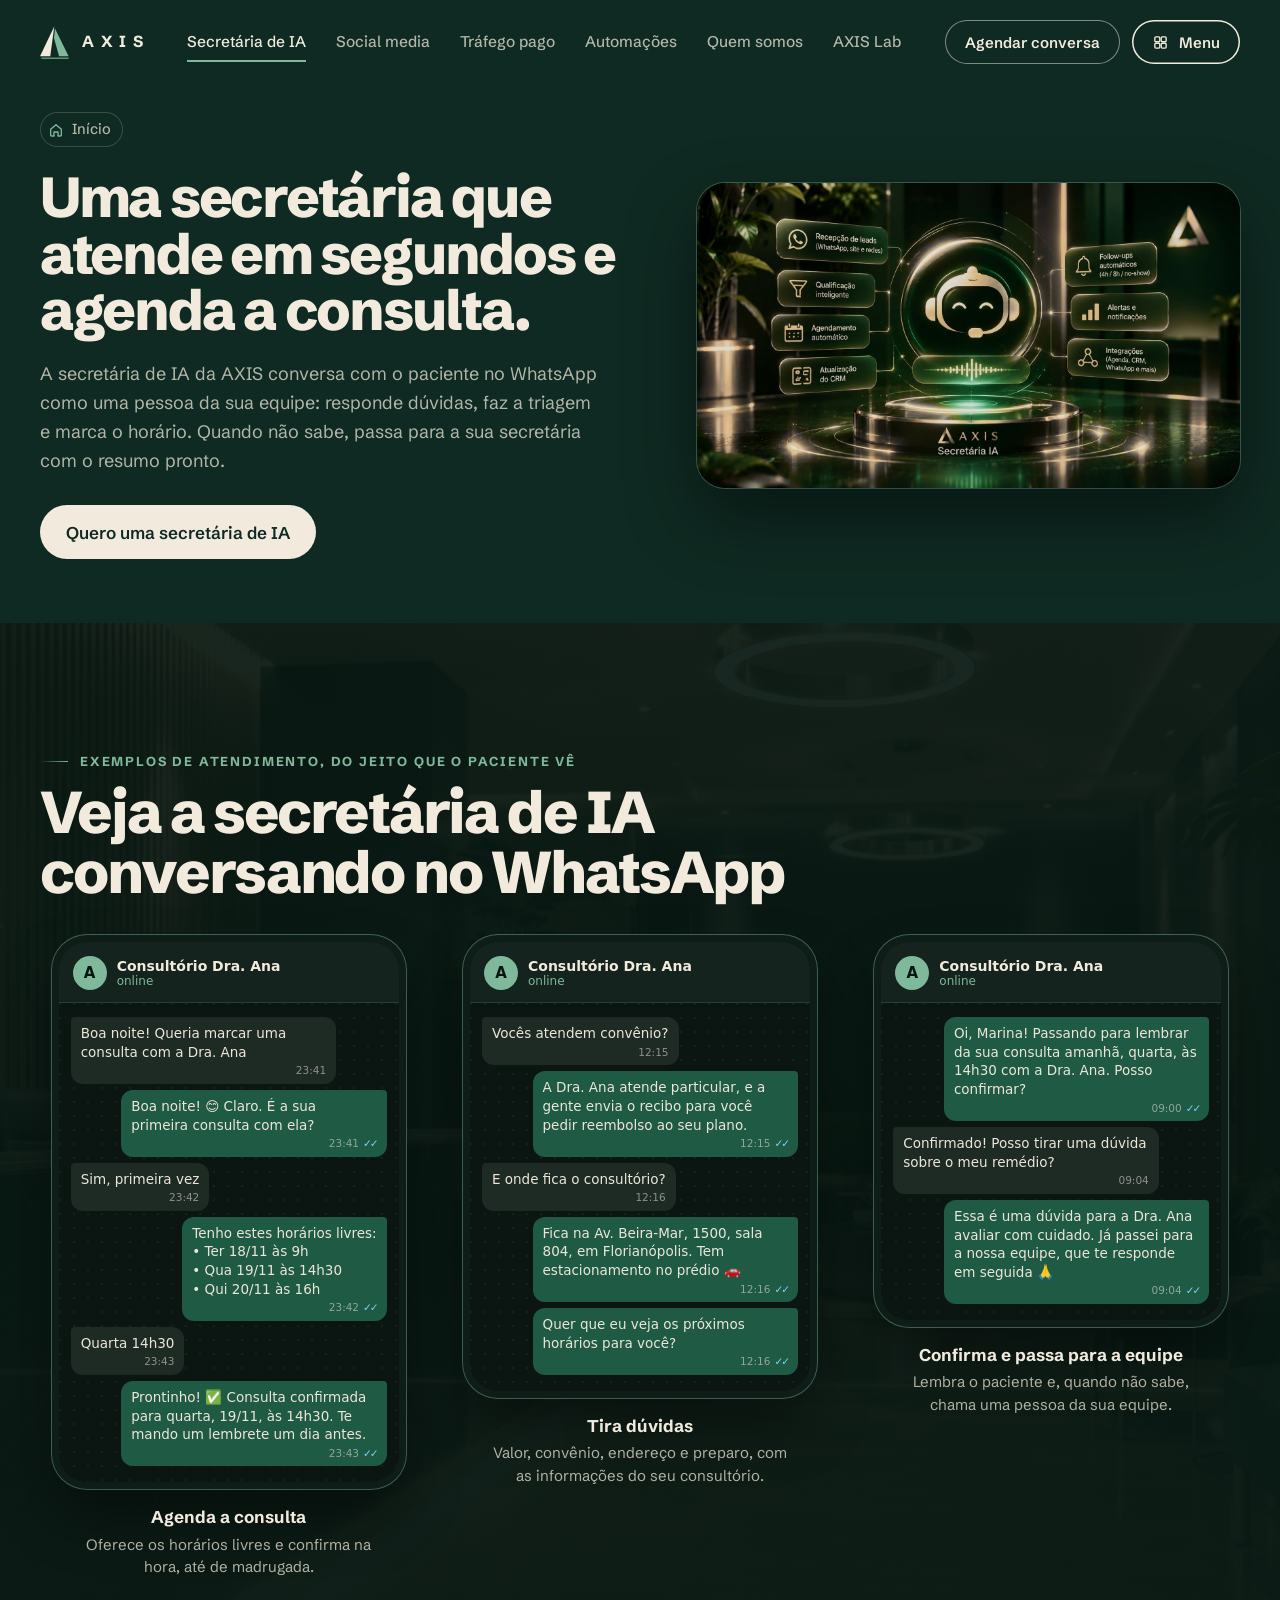
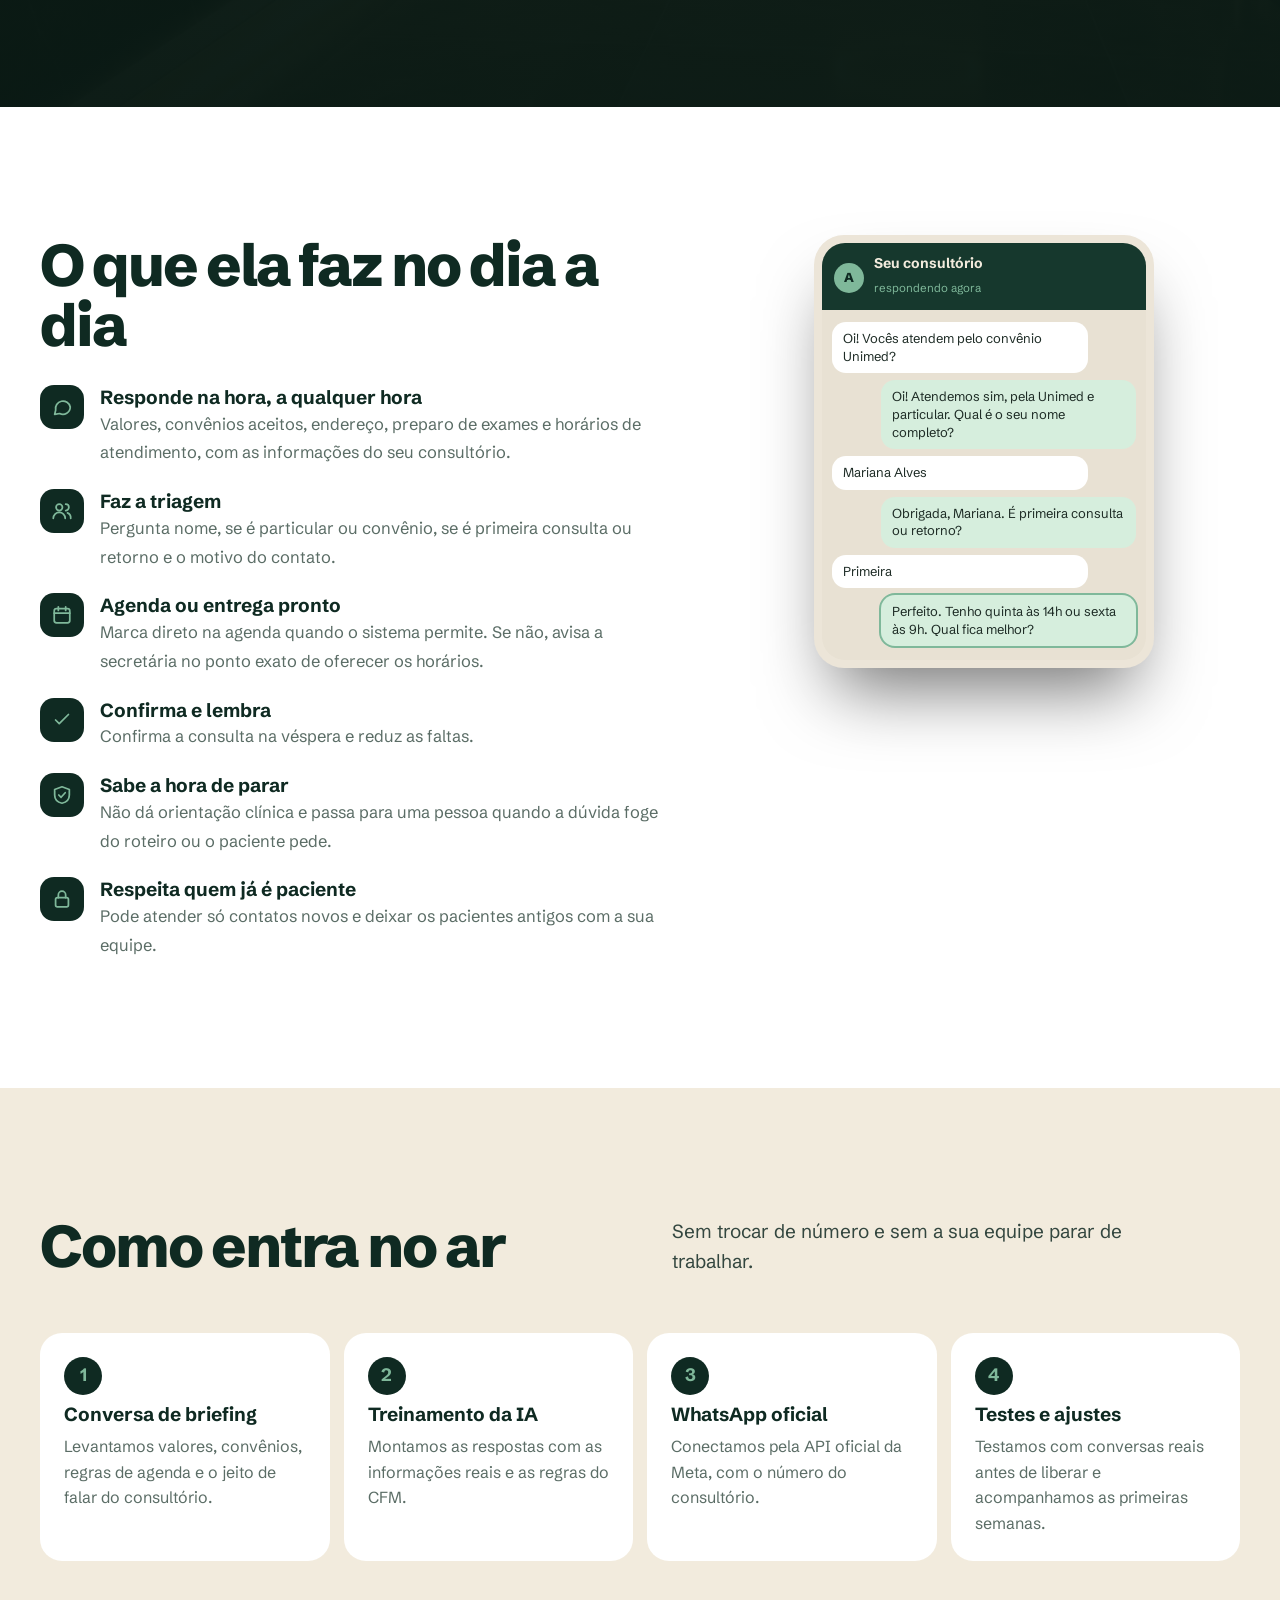
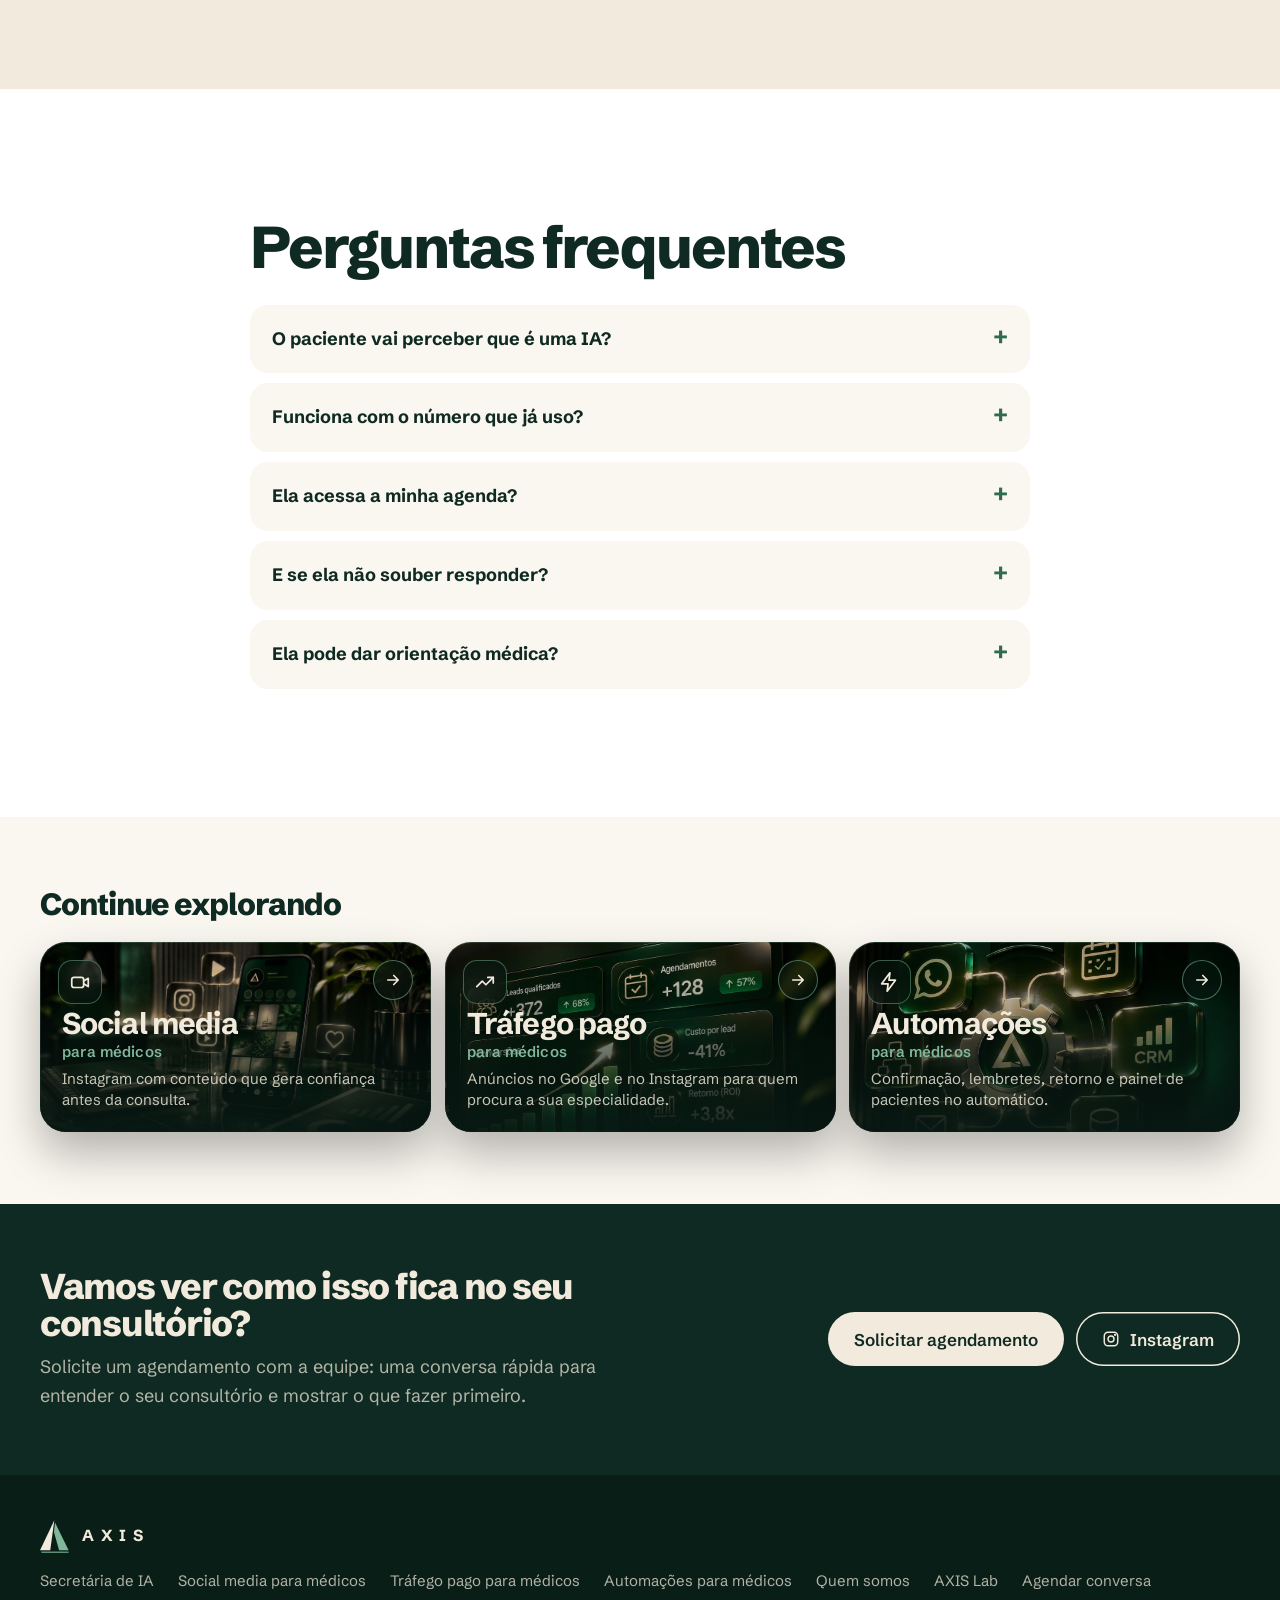
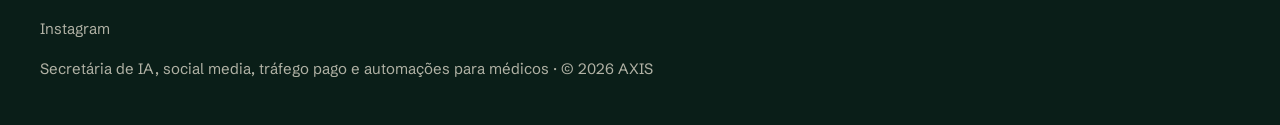
<file: secretaria-ia/index.html>
<!doctype html>
<html lang="pt-BR">
<head>
<meta charset="utf-8">
<meta name="viewport" content="width=device-width,initial-scale=1,viewport-fit=cover">
<title>Secretária de IA no WhatsApp · AXIS</title>
<meta name="description" content="Secretária de IA que atende pacientes no WhatsApp em segundos, 24 horas, faz a triagem e agenda consultas. API oficial, dentro do CFM.">
<meta name="theme-color" content="#0F2A22">
<link rel="canonical" href="https://axismed.app.br/secretaria-ia/">
<link rel="icon" href="/favicon.svg" type="image/svg+xml">
<link rel="manifest" href="/manifest.webmanifest">
<link rel="apple-touch-icon" href="/icons/apple-touch-icon.png">
<meta name="apple-mobile-web-app-capable" content="yes">
<meta name="apple-mobile-web-app-title" content="AXIS Lab">
<meta property="og:type" content="website"><meta property="og:locale" content="pt_BR">
<meta property="og:url" content="https://axismed.app.br/secretaria-ia/"><meta property="og:title" content="Secretária de IA no WhatsApp · AXIS">
<meta property="og:description" content="Secretária de IA que atende pacientes no WhatsApp em segundos, 24 horas, faz a triagem e agenda consultas. API oficial, dentro do CFM."><meta property="og:image" content="https://axismed.app.br/og.jpg">
<meta name="twitter:card" content="summary_large_image">
<link rel="preconnect" href="https://fonts.googleapis.com"><link rel="preconnect" href="https://fonts.gstatic.com" crossorigin>
<link rel="stylesheet" href="https://fonts.googleapis.com/css2?family=Schibsted+Grotesk:wght@400;500;600;700;800&display=swap">
<link rel="stylesheet" href="/site.css?v=18">
</head>
<body>
<header class="nav"><div class="wrap">
  <a class="logo" href="/" aria-label="AXIS, página inicial"><svg width="30" height="34" viewBox="0 0 44 50" aria-hidden="true"><polygon points="21,2 0,46 15,46" fill="#F2EBDD"/><polygon points="22,5 42,46 28,46 20.5,19" fill="#7FB89A"/><rect x="2" y="48" width="40" height="1.6" fill="#7FB89A"/></svg><b>AXIS</b></a>
  <nav class="nav-l" aria-label="Áreas do site"><a href="/secretaria-ia/" class="on">Secretária de IA</a><a href="/social-media/">Social media</a><a href="/trafego-pago/">Tráfego pago</a><a href="/automacoes/">Automações</a><a href="/sobre/">Quem somos</a><a href="/lab/">AXIS Lab</a></nav>
  <div class="ctas"><a class="btn b-cream hide-m" href="/#agendar" data-t="Menu: agendar">Agendar conversa</a><button class="btn b-line menu-b" type="button" aria-expanded="false" aria-controls="sheet" style="color:var(--cream)"><svg viewBox="0 0 24 24" fill="none" stroke="currentColor" stroke-width="1.9" stroke-linecap="round" stroke-linejoin="round" aria-hidden="true"><rect x="4" y="4" width="7" height="7" rx="1.5"/><rect x="13" y="4" width="7" height="7" rx="1.5"/><rect x="4" y="13" width="7" height="7" rx="1.5"/><rect x="13" y="13" width="7" height="7" rx="1.5"/></svg>Menu</button></div>
</div></header>
<div class="sheet" id="sheet" hidden><div class="sh-in"><div class="sh-top"><a class="logo" href="/"><svg width="30" height="34" viewBox="0 0 44 50" aria-hidden="true"><polygon points="21,2 0,46 15,46" fill="#F2EBDD"/><polygon points="22,5 42,46 28,46 20.5,19" fill="#7FB89A"/><rect x="2" y="48" width="40" height="1.6" fill="#7FB89A"/></svg><b>AXIS</b></a><button class="btn b-line sh-x" type="button" style="color:var(--cream)" aria-label="Fechar menu">Fechar</button></div><a href="/" class="sh-i"><svg viewBox="0 0 24 24" fill="none" stroke="currentColor" stroke-width="1.9" stroke-linecap="round" stroke-linejoin="round" aria-hidden="true"><path d="M4 11l8-7 8 7v8.5a1.5 1.5 0 0 1-1.5 1.5H15v-6H9v6H5.5A1.5 1.5 0 0 1 4 19.5z"/></svg><span><b>Início</b><small>Todas as áreas da AXIS</small></span></a><a href="/secretaria-ia/" class="sh-i on"><svg viewBox="0 0 24 24" fill="none" stroke="currentColor" stroke-width="1.9" stroke-linecap="round" stroke-linejoin="round" aria-hidden="true"><path d="M21 12a8 8 0 0 1-11.6 7.1L4 20l1.1-4.6A8 8 0 1 1 21 12z"/></svg><span><b>Secretária de IA</b><small>Atende no WhatsApp em segundos, 24 horas, e agenda a consulta.</small></span></a><a href="/social-media/" class="sh-i"><svg viewBox="0 0 24 24" fill="none" stroke="currentColor" stroke-width="1.9" stroke-linecap="round" stroke-linejoin="round" aria-hidden="true"><rect x="3" y="7" width="13" height="11" rx="2.5"/><path d="M16 11l5-3v9l-5-3"/></svg><span><b>Social media para médicos</b><small>Instagram com conteúdo que gera confiança antes da consulta.</small></span></a><a href="/trafego-pago/" class="sh-i"><svg viewBox="0 0 24 24" fill="none" stroke="currentColor" stroke-width="1.9" stroke-linecap="round" stroke-linejoin="round" aria-hidden="true"><path d="M3 17l6-6 4 4 8-8"/><path d="M15 7h6v6"/></svg><span><b>Tráfego pago para médicos</b><small>Anúncios no Google e no Instagram para quem procura a sua especialidade.</small></span></a><a href="/automacoes/" class="sh-i"><svg viewBox="0 0 24 24" fill="none" stroke="currentColor" stroke-width="1.9" stroke-linecap="round" stroke-linejoin="round" aria-hidden="true"><path d="M13 2L4 14h7l-1 8 9-12h-7z"/></svg><span><b>Automações para médicos</b><small>Confirmação, lembretes, retorno e painel de pacientes no automático.</small></span></a><a href="/sobre/" class="sh-i"><svg viewBox="0 0 24 24" fill="none" stroke="currentColor" stroke-width="1.9" stroke-linecap="round" stroke-linejoin="round" aria-hidden="true"><circle cx="9" cy="8" r="3.5"/><path d="M2.5 20a6.5 6.5 0 0 1 13 0M16 4.5a3.5 3.5 0 0 1 0 7M18 14a6 6 0 0 1 3.5 6"/></svg><span><b>Quem somos</b><small>Uma equipe só para médicos, com acompanhamento de perto.</small></span></a><a href="/lab/" class="sh-i"><svg viewBox="0 0 24 24" fill="none" stroke="currentColor" stroke-width="1.9" stroke-linecap="round" stroke-linejoin="round" aria-hidden="true"><rect x="5" y="3" width="14" height="18" rx="2"/><path d="M8 7h8M8 11h2M12 11h2M8 15h2M12 15h2M8 18h2M12 18h4"/></svg><span><b>AXIS Lab</b><small>10 ferramentas grátis para o dia a dia do médico.</small></span></a><a href="/#agendar" class="sh-i"><svg viewBox="0 0 24 24" fill="none" stroke="currentColor" stroke-width="1.9" stroke-linecap="round" stroke-linejoin="round" aria-hidden="true"><rect x="3.5" y="5" width="17" height="15.5" rx="2.5"/><path d="M3.5 10h17M8 3v4M16 3v4"/></svg><span><b>Agendar conversa</b><small>Fale com a equipe e veja o que faz sentido para você.</small></span></a></div></div><main><section class="phero dark"><div class="wrap">
  <div class="ph-t"><a class="crumb" href="/"><svg viewBox="0 0 24 24" fill="none" stroke="currentColor" stroke-width="2" stroke-linecap="round" stroke-linejoin="round" aria-hidden="true"><path d="M4 11l8-7 8 7v8.5a1.5 1.5 0 0 1-1.5 1.5H15v-6H9v6H5.5A1.5 1.5 0 0 1 4 19.5z"/></svg>Início</a><h1>Uma secretária que atende em segundos e agenda a consulta.</h1><p class="lede">A secretária de IA da AXIS conversa com o paciente no WhatsApp como uma pessoa da sua equipe: responde dúvidas, faz a triagem e marca o horário. Quando não sabe, passa para a sua secretária com o resumo pronto.</p><div class="ctas"><a class="btn b-cream" href="/#agendar" data-t="Secretária: quero">Quero uma secretária de IA</a></div></div>
  <div class="ph-img ph-wide"><img src="/img/secretaria-ia-hero.jpg" alt="Secretária de IA da AXIS: recepção de leads, qualificação, agendamento e follow-ups" style="object-position:50% 50%" fetchpriority="high"></div>
</div></section>
<section class="sec s-prints"><div class="wrap">
  <p class="eyebrow">Exemplos de atendimento, do jeito que o paciente vê</p>
  <h2 class="h2">Veja a secretária de IA conversando no WhatsApp</h2>
  <div class="prints">
    <figure><div class="wa " aria-hidden="true"><div class="wa-h"><div class="wa-av">A</div><div class="wa-n"><b>Consultório Dra. Ana</b><small>online</small></div></div><div class="wa-b"><div class="wb in">Boa noite! Queria marcar uma consulta com a Dra. Ana<div class="wt">23:41</div></div><div class="wb out">Boa noite! 😊 Claro. É a sua primeira consulta com ela?<div class="wt">23:41<i class="ck">✓✓</i></div></div><div class="wb in">Sim, primeira vez<div class="wt">23:42</div></div><div class="wb out">Tenho estes horários livres:<br>• Ter 18/11 às 9h<br>• Qua 19/11 às 14h30<br>• Qui 20/11 às 16h<div class="wt">23:42<i class="ck">✓✓</i></div></div><div class="wb in">Quarta 14h30<div class="wt">23:43</div></div><div class="wb out">Prontinho! ✅ Consulta confirmada para quarta, 19/11, às 14h30. Te mando um lembrete um dia antes.<div class="wt">23:43<i class="ck">✓✓</i></div></div></div></div><figcaption><b>Agenda a consulta</b>Oferece os horários livres e confirma na hora, até de madrugada.</figcaption></figure>
    <figure><div class="wa " aria-hidden="true"><div class="wa-h"><div class="wa-av">A</div><div class="wa-n"><b>Consultório Dra. Ana</b><small>online</small></div></div><div class="wa-b"><div class="wb in">Vocês atendem convênio?<div class="wt">12:15</div></div><div class="wb out">A Dra. Ana atende particular, e a gente envia o recibo para você pedir reembolso ao seu plano.<div class="wt">12:15<i class="ck">✓✓</i></div></div><div class="wb in">E onde fica o consultório?<div class="wt">12:16</div></div><div class="wb out">Fica na Av. Beira-Mar, 1500, sala 804, em Florianópolis. Tem estacionamento no prédio 🚗<div class="wt">12:16<i class="ck">✓✓</i></div></div><div class="wb out">Quer que eu veja os próximos horários para você?<div class="wt">12:16<i class="ck">✓✓</i></div></div></div></div><figcaption><b>Tira dúvidas</b>Valor, convênio, endereço e preparo, com as informações do seu consultório.</figcaption></figure>
    <figure><div class="wa " aria-hidden="true"><div class="wa-h"><div class="wa-av">A</div><div class="wa-n"><b>Consultório Dra. Ana</b><small>online</small></div></div><div class="wa-b"><div class="wb out">Oi, Marina! Passando para lembrar da sua consulta amanhã, quarta, às 14h30 com a Dra. Ana. Posso confirmar?<div class="wt">09:00<i class="ck">✓✓</i></div></div><div class="wb in">Confirmado! Posso tirar uma dúvida sobre o meu remédio?<div class="wt">09:04</div></div><div class="wb out">Essa é uma dúvida para a Dra. Ana avaliar com cuidado. Já passei para a nossa equipe, que te responde em seguida 🙏<div class="wt">09:04<i class="ck">✓✓</i></div></div></div></div><figcaption><b>Confirma e passa para a equipe</b>Lembra o paciente e, quando não sabe, chama uma pessoa da sua equipe.</figcaption></figure>
  </div>
</div></section>
<section class="sec s-white"><div class="wrap two">
  <div>
    <h2 class="h2">O que ela faz no dia a dia</h2>
    <ul class="feat-l">
      <li><svg viewBox="0 0 24 24" fill="none" stroke="currentColor" stroke-width="1.9" stroke-linecap="round" stroke-linejoin="round" aria-hidden="true"><path d="M21 12a8 8 0 0 1-11.6 7.1L4 20l1.1-4.6A8 8 0 1 1 21 12z"/></svg><div><b>Responde na hora, a qualquer hora</b><span>Valores, convênios aceitos, endereço, preparo de exames e horários de atendimento, com as informações do seu consultório.</span></div></li>
      <li><svg viewBox="0 0 24 24" fill="none" stroke="currentColor" stroke-width="1.9" stroke-linecap="round" stroke-linejoin="round" aria-hidden="true"><circle cx="9" cy="8" r="3.5"/><path d="M2.5 20a6.5 6.5 0 0 1 13 0M16 4.5a3.5 3.5 0 0 1 0 7M18 14a6 6 0 0 1 3.5 6"/></svg><div><b>Faz a triagem</b><span>Pergunta nome, se é particular ou convênio, se é primeira consulta ou retorno e o motivo do contato.</span></div></li>
      <li><svg viewBox="0 0 24 24" fill="none" stroke="currentColor" stroke-width="1.9" stroke-linecap="round" stroke-linejoin="round" aria-hidden="true"><rect x="3.5" y="5" width="17" height="15.5" rx="2.5"/><path d="M3.5 10h17M8 3v4M16 3v4"/></svg><div><b>Agenda ou entrega pronto</b><span>Marca direto na agenda quando o sistema permite. Se não, avisa a secretária no ponto exato de oferecer os horários.</span></div></li>
      <li><svg viewBox="0 0 24 24" fill="none" stroke="currentColor" stroke-width="1.9" stroke-linecap="round" stroke-linejoin="round" aria-hidden="true"><path d="M5 12l4 4 10-10"/></svg><div><b>Confirma e lembra</b><span>Confirma a consulta na véspera e reduz as faltas.</span></div></li>
      <li><svg viewBox="0 0 24 24" fill="none" stroke="currentColor" stroke-width="1.9" stroke-linecap="round" stroke-linejoin="round" aria-hidden="true"><path d="M12 3l8 3v6c0 5-3.5 8-8 9-4.5-1-8-4-8-9V6z"/><path d="M8.5 12l2.5 2.5 4.5-5"/></svg><div><b>Sabe a hora de parar</b><span>Não dá orientação clínica e passa para uma pessoa quando a dúvida foge do roteiro ou o paciente pede.</span></div></li>
      <li><svg viewBox="0 0 24 24" fill="none" stroke="currentColor" stroke-width="1.9" stroke-linecap="round" stroke-linejoin="round" aria-hidden="true"><rect x="5" y="10.5" width="14" height="10" rx="2"/><path d="M8 10.5V7.5a4 4 0 0 1 8 0v3"/></svg><div><b>Respeita quem já é paciente</b><span>Pode atender só contatos novos e deixar os pacientes antigos com a sua equipe.</span></div></li>
    </ul>
  </div>
  <div class="sticky"><div class="phone static" aria-label="Exemplo de conversa da secretária de IA no WhatsApp">
  <div class="ph-top"><i>A</i><div><b>Seu consultório</b><small>respondendo agora</small></div></div>
  <div class="ph-body">
    <div class="m">Oi! Vocês atendem pelo convênio Unimed?</div>
    <div class="m o">Oi! Atendemos sim, pela Unimed e particular. Qual é o seu nome completo?</div>
    <div class="m">Mariana Alves</div>
    <div class="m o">Obrigada, Mariana. É primeira consulta ou retorno?</div>
    <div class="m">Primeira</div>
    <div class="m o last">Perfeito. Tenho quinta às 14h ou sexta às 9h. Qual fica melhor?</div>
  </div></div></div>
</div></section>

<section class="sec s-cream"><div class="wrap">
  <div class="sec-h"><h2>Como entra no ar</h2><p>Sem trocar de número e sem a sua equipe parar de trabalhar.</p></div>
  <ol class="flow">
    <li><b>Conversa de briefing</b><span>Levantamos valores, convênios, regras de agenda e o jeito de falar do consultório.</span></li>
    <li><b>Treinamento da IA</b><span>Montamos as respostas com as informações reais e as regras do CFM.</span></li>
    <li><b>WhatsApp oficial</b><span>Conectamos pela API oficial da Meta, com o número do consultório.</span></li>
    <li><b>Testes e ajustes</b><span>Testamos com conversas reais antes de liberar e acompanhamos as primeiras semanas.</span></li>
  </ol>
</div></section>

<section class="sec s-white"><div class="wrap narrow">
  <h2 class="h2">Perguntas frequentes</h2>
  <div class="faq">
    <details><summary>O paciente vai perceber que é uma IA?</summary><p>Ela escreve de forma curta e natural, no tom do seu consultório. Se o paciente perguntar, ela diz que é a assistente virtual e oferece falar com uma pessoa.</p></details>
    <details><summary>Funciona com o número que já uso?</summary><p>Sim. Fazemos a migração para a API oficial do WhatsApp mantendo o número do consultório.</p></details>
    <details><summary>Ela acessa a minha agenda?</summary><p>Quando o seu sistema de agenda permite integração, ela marca direto. Quando não, ela conduz a conversa até a escolha do horário e a sua secretária confirma.</p></details>
    <details><summary>E se ela não souber responder?</summary><p>Ela não inventa. Avisa o paciente que vai chamar alguém da equipe e passa a conversa com um resumo do que já foi dito.</p></details>
    <details><summary>Ela pode dar orientação médica?</summary><p>Não. Orientação clínica fica sempre com o médico. A IA organiza, informa e agenda.</p></details>
  </div>
</div></section><section class="explore"><div class="wrap">
  <h2 class="h3x">Continue explorando</h2>
  <div class="doors3"><a class="door " href="/social-media/" data-t="Porta: Social media para médicos" style="background-image:url(/img/social-media.jpg);background-position:62% 40%"><span class="d-ic"><svg viewBox="0 0 24 24" fill="none" stroke="currentColor" stroke-width="1.9" stroke-linecap="round" stroke-linejoin="round" aria-hidden="true"><rect x="3" y="7" width="13" height="11" rx="2.5"/><path d="M16 11l5-3v9l-5-3"/></svg></span><span class="d-tx"><b>Social media<span class="d-sub">para médicos</span></b><small>Instagram com conteúdo que gera confiança antes da consulta.</small></span><span class="d-go" aria-hidden="true"><svg viewBox="0 0 24 24" fill="none" stroke="currentColor" stroke-width="2.2" stroke-linecap="round" stroke-linejoin="round" aria-hidden="true"><path d="M5 12h14M13 6l6 6-6 6"/></svg></span></a><a class="door " href="/trafego-pago/" data-t="Porta: Tráfego pago para médicos" style="background-image:url(/img/card-trafego.jpg);background-position:50% 20%"><span class="d-ic"><svg viewBox="0 0 24 24" fill="none" stroke="currentColor" stroke-width="1.9" stroke-linecap="round" stroke-linejoin="round" aria-hidden="true"><path d="M3 17l6-6 4 4 8-8"/><path d="M15 7h6v6"/></svg></span><span class="d-tx"><b>Tráfego pago<span class="d-sub">para médicos</span></b><small>Anúncios no Google e no Instagram para quem procura a sua especialidade.</small></span><span class="d-go" aria-hidden="true"><svg viewBox="0 0 24 24" fill="none" stroke="currentColor" stroke-width="2.2" stroke-linecap="round" stroke-linejoin="round" aria-hidden="true"><path d="M5 12h14M13 6l6 6-6 6"/></svg></span></a><a class="door " href="/automacoes/" data-t="Porta: Automações para médicos" style="background-image:url(/img/card-automacoes.jpg);background-position:60% 25%"><span class="d-ic"><svg viewBox="0 0 24 24" fill="none" stroke="currentColor" stroke-width="1.9" stroke-linecap="round" stroke-linejoin="round" aria-hidden="true"><path d="M13 2L4 14h7l-1 8 9-12h-7z"/></svg></span><span class="d-tx"><b>Automações<span class="d-sub">para médicos</span></b><small>Confirmação, lembretes, retorno e painel de pacientes no automático.</small></span><span class="d-go" aria-hidden="true"><svg viewBox="0 0 24 24" fill="none" stroke="currentColor" stroke-width="2.2" stroke-linecap="round" stroke-linejoin="round" aria-hidden="true"><path d="M5 12h14M13 6l6 6-6 6"/></svg></span></a></div>
</div></section><section class="ctaband"><div class="wrap">
  <div><h2>Vamos ver como isso fica no seu consultório?</h2><p>Solicite um agendamento com a equipe: uma conversa rápida para entender o seu consultório e mostrar o que fazer primeiro.</p></div>
  <div class="ctas"><a class="btn b-cream" href="/#agendar" data-t="Faixa: agendar">Solicitar agendamento</a><a class="btn b-line" style="color:var(--cream)" href="https://instagram.com/axismed_marketing" target="_blank" rel="noopener"><svg viewBox="0 0 24 24" fill="none" stroke="currentColor" stroke-width="1.9" stroke-linecap="round" stroke-linejoin="round" aria-hidden="true"><rect x="3" y="3" width="18" height="18" rx="5"/><circle cx="12" cy="12" r="4"/><circle cx="17.5" cy="6.5" r=".6" fill="currentColor"/></svg>Instagram</a></div>
</div></section></main><footer class="foot"><div class="wrap">
  <a class="logo" href="/" aria-label="AXIS"><svg width="30" height="34" viewBox="0 0 44 50" aria-hidden="true"><polygon points="21,2 0,46 15,46" fill="#F2EBDD"/><polygon points="22,5 42,46 28,46 20.5,19" fill="#7FB89A"/><rect x="2" y="48" width="40" height="1.6" fill="#7FB89A"/></svg><b>AXIS</b></a>
  <nav aria-label="Rodapé"><a href="/secretaria-ia/">Secretária de IA</a><a href="/social-media/">Social media para médicos</a><a href="/trafego-pago/">Tráfego pago para médicos</a><a href="/automacoes/">Automações para médicos</a><a href="/sobre/">Quem somos</a><a href="/lab/">AXIS Lab</a><a href="/#agendar">Agendar conversa</a><a href="https://instagram.com/axismed_marketing" target="_blank" rel="noopener">Instagram</a></nav>
  <span>Secretária de IA, social media, tráfego pago e automações para médicos · © 2026 AXIS</span>
</div></footer>
<dialog id="installDlg"><div class="dlg"><h3>Instale a AXIS Lab no celular</h3><div id="installSteps"></div><button class="btn b-forest" type="button" onclick="this.closest('dialog').close()">Entendi</button></div></dialog>
<script src="/install.js"></script>
<script src="/track.js?v=1" defer></script>
<script>
(()=>{const b=document.querySelector('.menu-b'),s=document.getElementById('sheet');if(!b||!s)return;
const open=v=>{s.hidden=!v;b.setAttribute('aria-expanded',v);document.body.style.overflow=v?'hidden':'';if(v)s.querySelector('.sh-i')?.focus()};
b.onclick=()=>open(true);s.querySelector('.sh-x').onclick=()=>open(false);
addEventListener('keydown',e=>{if(e.key==='Escape'&&!s.hidden)open(false)});})();
</script>
</body>
</html>
</file>
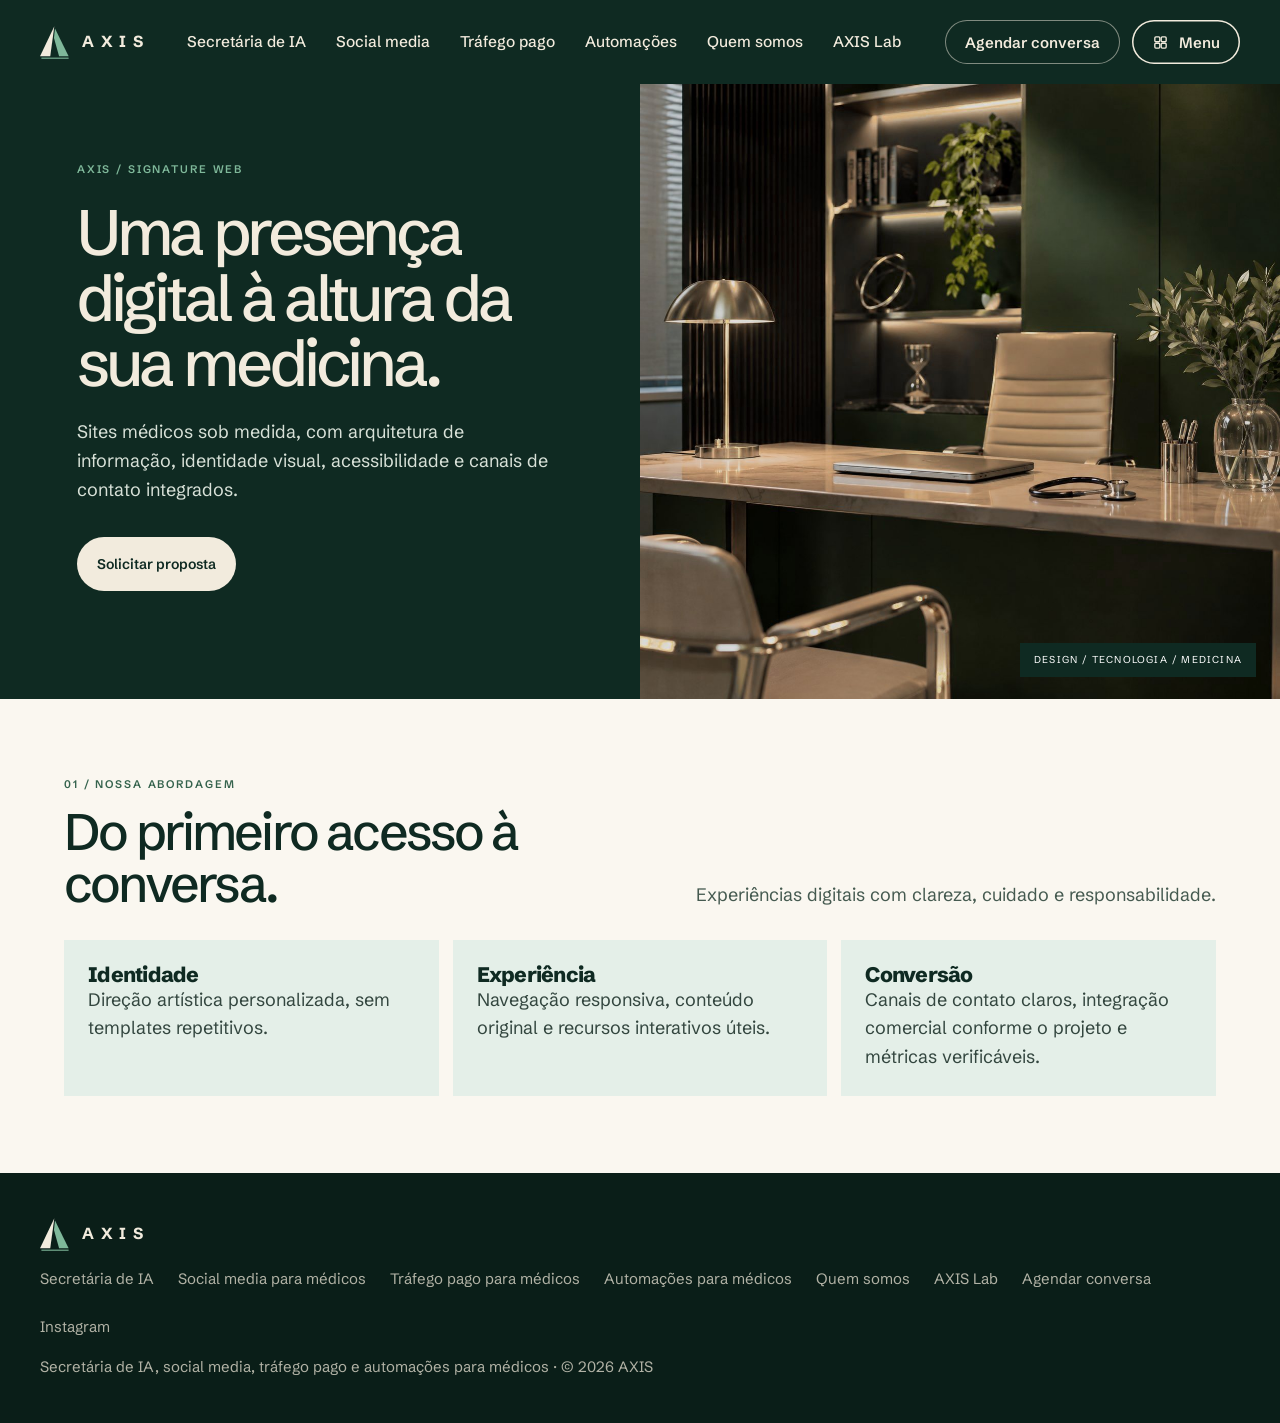
<file: sites-medicos/index.html>
<!doctype html>
<html lang="pt-BR">
<head>
<meta charset="utf-8">
<meta name="viewport" content="width=device-width,initial-scale=1,viewport-fit=cover">
<title>Sites médicos · AXIS</title>
<meta name="description" content="Secretária de IA no WhatsApp, social media, tráfego pago e automações para consultórios médicos, dentro das regras do CFM.">
<meta name="theme-color" content="#0F2A22">
<link rel="canonical" href="https://axismed.app.br/sites-medicos/">
<link rel="icon" href="/favicon.svg" type="image/svg+xml">
<link rel="manifest" href="/manifest.webmanifest">
<link rel="apple-touch-icon" href="/icons/apple-touch-icon.png">
<meta name="apple-mobile-web-app-capable" content="yes">
<meta name="apple-mobile-web-app-title" content="AXIS">
<meta property="og:type" content="website"><meta property="og:locale" content="pt_BR">
<meta property="og:url" content="https://axismed.app.br/"><meta property="og:title" content="AXIS · Marketing, IA e automações para médicos">
<meta property="og:description" content="Secretária de IA no WhatsApp, social media, tráfego pago e automações para consultórios médicos, dentro das regras do CFM."><meta property="og:image" content="https://axismed.app.br/og.jpg">
<meta name="twitter:card" content="summary_large_image">
<link rel="preconnect" href="https://fonts.googleapis.com"><link rel="preconnect" href="https://fonts.gstatic.com" crossorigin>
<link rel="stylesheet" href="https://fonts.googleapis.com/css2?family=Schibsted+Grotesk:wght@400;500;600;700;800&display=swap">
<link rel="stylesheet" href="/site.css?v=18">
<meta name="robots" content="noindex,nofollow"><link rel="stylesheet" href="/signature-v3.css"></head>
<body>
<header class="nav"><div class="wrap">
  <a class="logo" href="/" aria-label="AXIS, página inicial"><svg width="30" height="34" viewBox="0 0 44 50" aria-hidden="true"><polygon points="21,2 0,46 15,46" fill="#F2EBDD"/><polygon points="22,5 42,46 28,46 20.5,19" fill="#7FB89A"/><rect x="2" y="48" width="40" height="1.6" fill="#7FB89A"/></svg><b>AXIS</b></a>
  <nav class="nav-l" aria-label="Áreas do site"><a href="/secretaria-ia/">Secretária de IA</a><a href="/social-media/">Social media</a><a href="/trafego-pago/">Tráfego pago</a><a href="/automacoes/">Automações</a><a href="/sobre/">Quem somos</a><a href="/lab/">AXIS Lab</a></nav>
  <div class="ctas"><a class="btn b-cream hide-m" href="/#agendar" data-t="Menu: agendar">Agendar conversa</a><button class="btn b-line menu-b" type="button" aria-expanded="false" aria-controls="sheet" style="color:var(--cream)"><svg viewBox="0 0 24 24" fill="none" stroke="currentColor" stroke-width="1.9" stroke-linecap="round" stroke-linejoin="round" aria-hidden="true"><rect x="4" y="4" width="7" height="7" rx="1.5"/><rect x="13" y="4" width="7" height="7" rx="1.5"/><rect x="4" y="13" width="7" height="7" rx="1.5"/><rect x="13" y="13" width="7" height="7" rx="1.5"/></svg>Menu</button></div>
</div></header>
<div class="sheet" id="sheet" hidden><div class="sh-in"><div class="sh-top"><a class="logo" href="/"><svg width="30" height="34" viewBox="0 0 44 50" aria-hidden="true"><polygon points="21,2 0,46 15,46" fill="#F2EBDD"/><polygon points="22,5 42,46 28,46 20.5,19" fill="#7FB89A"/><rect x="2" y="48" width="40" height="1.6" fill="#7FB89A"/></svg><b>AXIS</b></a><button class="btn b-line sh-x" type="button" style="color:var(--cream)" aria-label="Fechar menu">Fechar</button></div><a href="/" class="sh-i on"><svg viewBox="0 0 24 24" fill="none" stroke="currentColor" stroke-width="1.9" stroke-linecap="round" stroke-linejoin="round" aria-hidden="true"><path d="M4 11l8-7 8 7v8.5a1.5 1.5 0 0 1-1.5 1.5H15v-6H9v6H5.5A1.5 1.5 0 0 1 4 19.5z"/></svg><span><b>Início</b><small>Todas as áreas da AXIS</small></span></a><a href="/secretaria-ia/" class="sh-i"><svg viewBox="0 0 24 24" fill="none" stroke="currentColor" stroke-width="1.9" stroke-linecap="round" stroke-linejoin="round" aria-hidden="true"><path d="M21 12a8 8 0 0 1-11.6 7.1L4 20l1.1-4.6A8 8 0 1 1 21 12z"/></svg><span><b>Secretária de IA</b><small>Atende no WhatsApp em segundos, 24 horas, e agenda a consulta.</small></span></a><a href="/social-media/" class="sh-i"><svg viewBox="0 0 24 24" fill="none" stroke="currentColor" stroke-width="1.9" stroke-linecap="round" stroke-linejoin="round" aria-hidden="true"><rect x="3" y="7" width="13" height="11" rx="2.5"/><path d="M16 11l5-3v9l-5-3"/></svg><span><b>Social media para médicos</b><small>Instagram com conteúdo que gera confiança antes da consulta.</small></span></a><a href="/trafego-pago/" class="sh-i"><svg viewBox="0 0 24 24" fill="none" stroke="currentColor" stroke-width="1.9" stroke-linecap="round" stroke-linejoin="round" aria-hidden="true"><path d="M3 17l6-6 4 4 8-8"/><path d="M15 7h6v6"/></svg><span><b>Tráfego pago para médicos</b><small>Anúncios no Google e no Instagram para quem procura a sua especialidade.</small></span></a><a href="/automacoes/" class="sh-i"><svg viewBox="0 0 24 24" fill="none" stroke="currentColor" stroke-width="1.9" stroke-linecap="round" stroke-linejoin="round" aria-hidden="true"><path d="M13 2L4 14h7l-1 8 9-12h-7z"/></svg><span><b>Automações para médicos</b><small>Confirmação, lembretes, retorno e painel de pacientes no automático.</small></span></a><a href="/sobre/" class="sh-i"><svg viewBox="0 0 24 24" fill="none" stroke="currentColor" stroke-width="1.9" stroke-linecap="round" stroke-linejoin="round" aria-hidden="true"><circle cx="9" cy="8" r="3.5"/><path d="M2.5 20a6.5 6.5 0 0 1 13 0M16 4.5a3.5 3.5 0 0 1 0 7M18 14a6 6 0 0 1 3.5 6"/></svg><span><b>Quem somos</b><small>Uma equipe só para médicos, com acompanhamento de perto.</small></span></a><a href="/lab/" class="sh-i"><svg viewBox="0 0 24 24" fill="none" stroke="currentColor" stroke-width="1.9" stroke-linecap="round" stroke-linejoin="round" aria-hidden="true"><rect x="5" y="3" width="14" height="18" rx="2"/><path d="M8 7h8M8 11h2M12 11h2M8 15h2M12 15h2M8 18h2M12 18h4"/></svg><span><b>AXIS Lab</b><small>10 ferramentas grátis para o dia a dia do médico.</small></span></a><a href="/#agendar" class="sh-i"><svg viewBox="0 0 24 24" fill="none" stroke="currentColor" stroke-width="1.9" stroke-linecap="round" stroke-linejoin="round" aria-hidden="true"><rect x="3.5" y="5" width="17" height="15.5" rx="2.5"/><path d="M3.5 10h17M8 3v4M16 3v4"/></svg><span><b>Agendar conversa</b><small>Fale com a equipe e veja o que faz sentido para você.</small></span></a></div></div>
<main><section class="v3-hero"><div class="v3-copy"><div class="v3-kicker">AXIS / SIGNATURE WEB</div><h1>Uma presença digital à altura da sua medicina.</h1><p>Sites médicos sob medida, com arquitetura de informação, identidade visual, acessibilidade e canais de contato integrados.</p><div class="v3-actions"><a class="btn b-cream" href="/#agendar">Solicitar proposta</a></div></div><figure class="v3-image"><img src="/img/consultorio.jpg" alt="Consultório contemporâneo"><figcaption>DESIGN / TECNOLOGIA / MEDICINA</figcaption></figure></section><section class="v3-solutions"><div class="v3-heading"><span>01 / NOSSA ABORDAGEM</span><h2>Do primeiro acesso à conversa.</h2><p>Experiências digitais com clareza, cuidado e responsabilidade.</p></div><div class="v3-grid" style="grid-template-columns:repeat(auto-fit,minmax(240px,1fr))"><article style="padding:24px;background:#e4efe8"><h3>Identidade</h3><p>Direção artística personalizada, sem templates repetitivos.</p></article><article style="padding:24px;background:#e4efe8"><h3>Experiência</h3><p>Navegação responsiva, conteúdo original e recursos interativos úteis.</p></article><article style="padding:24px;background:#e4efe8"><h3>Conversão</h3><p>Canais de contato claros, integração comercial conforme o projeto e métricas verificáveis.</p></article></div></section></main><footer class="foot"><div class="wrap">
  <a class="logo" href="/" aria-label="AXIS"><svg width="30" height="34" viewBox="0 0 44 50" aria-hidden="true"><polygon points="21,2 0,46 15,46" fill="#F2EBDD"/><polygon points="22,5 42,46 28,46 20.5,19" fill="#7FB89A"/><rect x="2" y="48" width="40" height="1.6" fill="#7FB89A"/></svg><b>AXIS</b></a>
  <nav aria-label="Rodapé"><a href="/secretaria-ia/">Secretária de IA</a><a href="/social-media/">Social media para médicos</a><a href="/trafego-pago/">Tráfego pago para médicos</a><a href="/automacoes/">Automações para médicos</a><a href="/sobre/">Quem somos</a><a href="/lab/">AXIS Lab</a><a href="/#agendar">Agendar conversa</a><a href="https://instagram.com/axismed_marketing" target="_blank" rel="noopener">Instagram</a></nav>
  <span>Secretária de IA, social media, tráfego pago e automações para médicos · © 2026 AXIS</span>
</div></footer><script>(()=>{const b=document.querySelector('.menu-b'),s=document.getElementById('sheet');if(!b||!s)return;const open=v=>{s.hidden=!v;b.setAttribute('aria-expanded',String(v));document.body.style.overflow=v?'hidden':''};b.onclick=()=>open(true);s.querySelector('.sh-x').onclick=()=>open(false);addEventListener('keydown',e=>{if(e.key==='Escape')open(false)})})();</script></body></html>
</file>
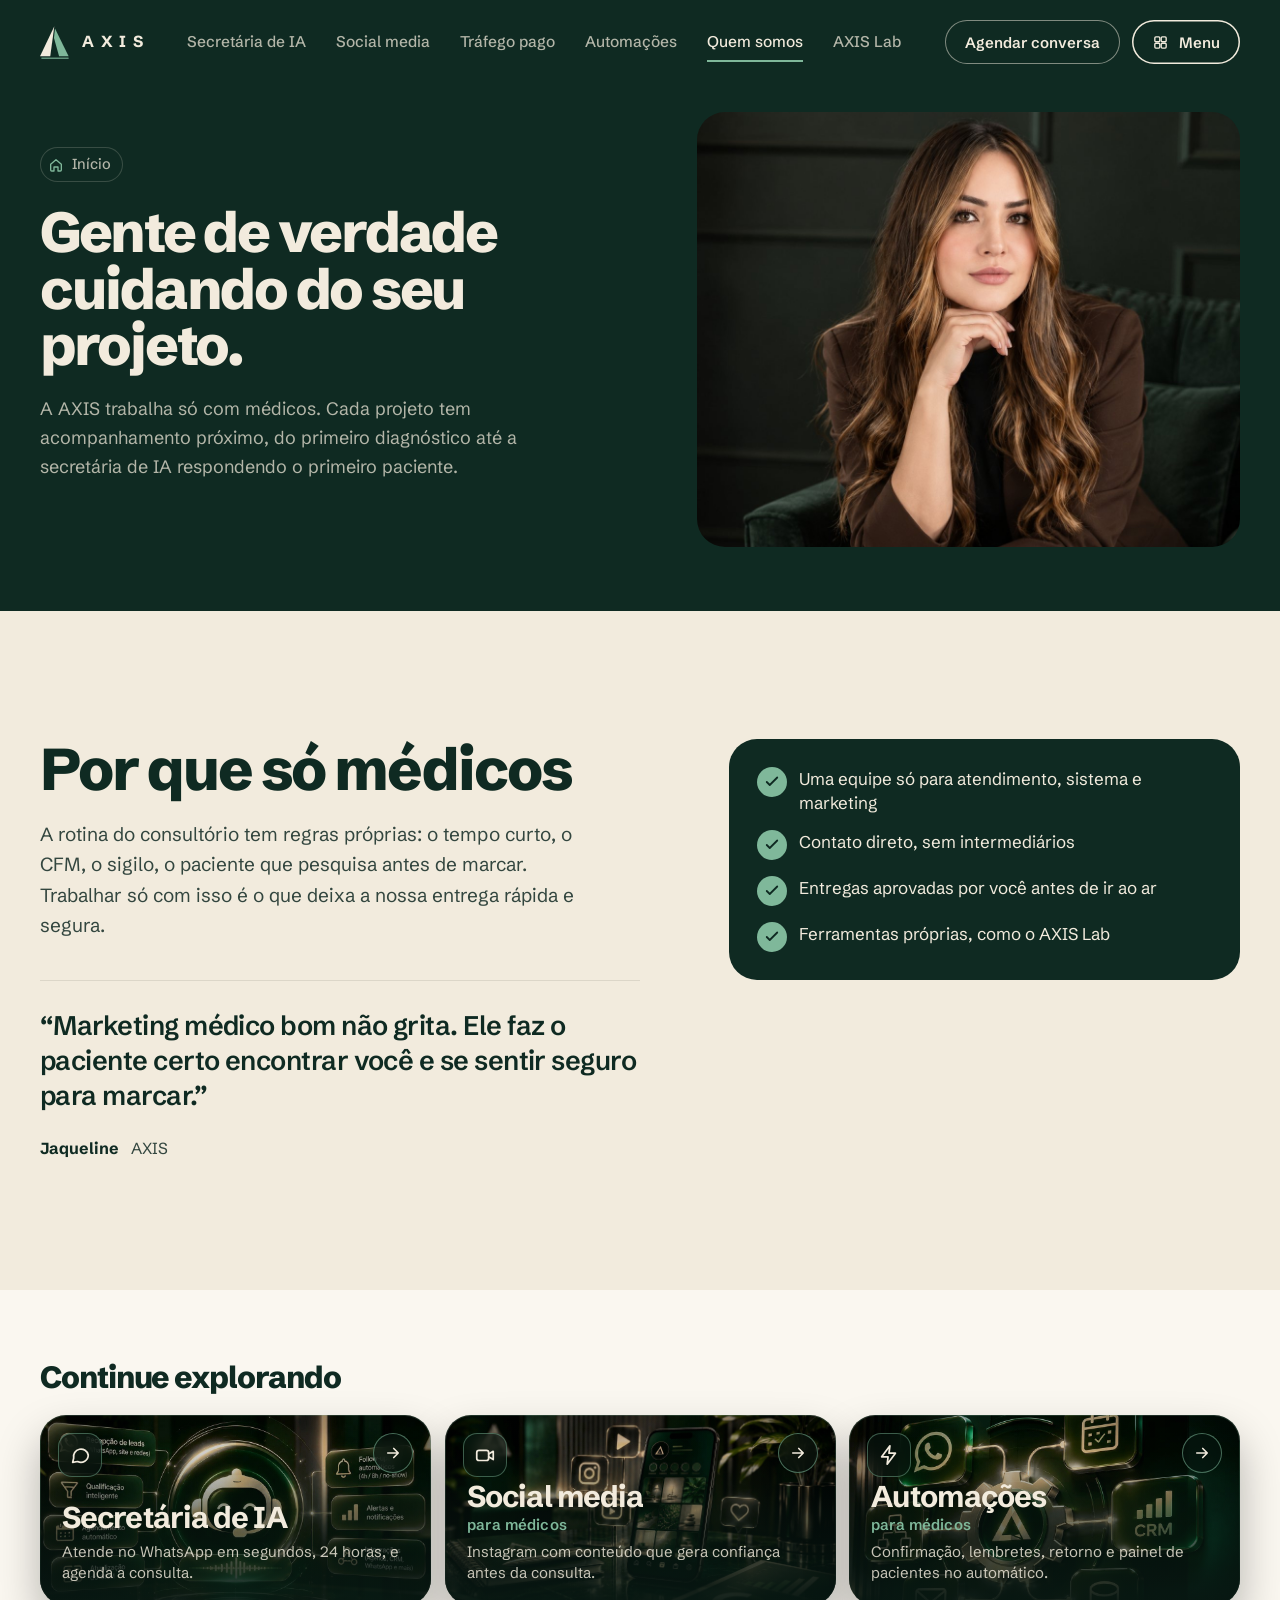
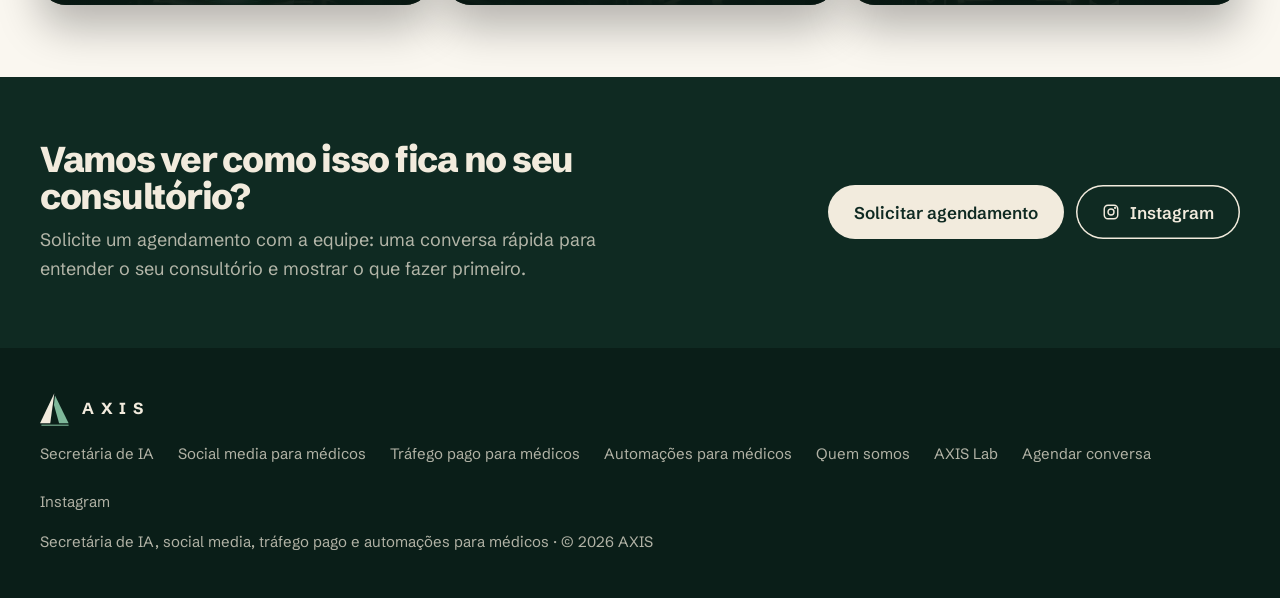
<file: sobre/index.html>
<!doctype html>
<html lang="pt-BR">
<head>
<meta charset="utf-8">
<meta name="viewport" content="width=device-width,initial-scale=1,viewport-fit=cover">
<title>Quem somos · AXIS</title>
<meta name="description" content="A AXIS é uma equipe dedicada a médicos: secretária de IA, sistemas e marketing, com acompanhamento próximo.">
<meta name="theme-color" content="#0F2A22">
<link rel="canonical" href="https://axismed.app.br/sobre/">
<link rel="icon" href="/favicon.svg" type="image/svg+xml">
<link rel="manifest" href="/manifest.webmanifest">
<link rel="apple-touch-icon" href="/icons/apple-touch-icon.png">
<meta name="apple-mobile-web-app-capable" content="yes">
<meta name="apple-mobile-web-app-title" content="AXIS Lab">
<meta property="og:type" content="website"><meta property="og:locale" content="pt_BR">
<meta property="og:url" content="https://axismed.app.br/sobre/"><meta property="og:title" content="Quem somos · AXIS">
<meta property="og:description" content="A AXIS é uma equipe dedicada a médicos: secretária de IA, sistemas e marketing, com acompanhamento próximo."><meta property="og:image" content="https://axismed.app.br/og.jpg">
<meta name="twitter:card" content="summary_large_image">
<link rel="preconnect" href="https://fonts.googleapis.com"><link rel="preconnect" href="https://fonts.gstatic.com" crossorigin>
<link rel="stylesheet" href="https://fonts.googleapis.com/css2?family=Schibsted+Grotesk:wght@400;500;600;700;800&display=swap">
<link rel="stylesheet" href="/site.css?v=18">
</head>
<body>
<header class="nav"><div class="wrap">
  <a class="logo" href="/" aria-label="AXIS, página inicial"><svg width="30" height="34" viewBox="0 0 44 50" aria-hidden="true"><polygon points="21,2 0,46 15,46" fill="#F2EBDD"/><polygon points="22,5 42,46 28,46 20.5,19" fill="#7FB89A"/><rect x="2" y="48" width="40" height="1.6" fill="#7FB89A"/></svg><b>AXIS</b></a>
  <nav class="nav-l" aria-label="Áreas do site"><a href="/secretaria-ia/">Secretária de IA</a><a href="/social-media/">Social media</a><a href="/trafego-pago/">Tráfego pago</a><a href="/automacoes/">Automações</a><a href="/sobre/" class="on">Quem somos</a><a href="/lab/">AXIS Lab</a></nav>
  <div class="ctas"><a class="btn b-cream hide-m" href="/#agendar" data-t="Menu: agendar">Agendar conversa</a><button class="btn b-line menu-b" type="button" aria-expanded="false" aria-controls="sheet" style="color:var(--cream)"><svg viewBox="0 0 24 24" fill="none" stroke="currentColor" stroke-width="1.9" stroke-linecap="round" stroke-linejoin="round" aria-hidden="true"><rect x="4" y="4" width="7" height="7" rx="1.5"/><rect x="13" y="4" width="7" height="7" rx="1.5"/><rect x="4" y="13" width="7" height="7" rx="1.5"/><rect x="13" y="13" width="7" height="7" rx="1.5"/></svg>Menu</button></div>
</div></header>
<div class="sheet" id="sheet" hidden><div class="sh-in"><div class="sh-top"><a class="logo" href="/"><svg width="30" height="34" viewBox="0 0 44 50" aria-hidden="true"><polygon points="21,2 0,46 15,46" fill="#F2EBDD"/><polygon points="22,5 42,46 28,46 20.5,19" fill="#7FB89A"/><rect x="2" y="48" width="40" height="1.6" fill="#7FB89A"/></svg><b>AXIS</b></a><button class="btn b-line sh-x" type="button" style="color:var(--cream)" aria-label="Fechar menu">Fechar</button></div><a href="/" class="sh-i"><svg viewBox="0 0 24 24" fill="none" stroke="currentColor" stroke-width="1.9" stroke-linecap="round" stroke-linejoin="round" aria-hidden="true"><path d="M4 11l8-7 8 7v8.5a1.5 1.5 0 0 1-1.5 1.5H15v-6H9v6H5.5A1.5 1.5 0 0 1 4 19.5z"/></svg><span><b>Início</b><small>Todas as áreas da AXIS</small></span></a><a href="/secretaria-ia/" class="sh-i"><svg viewBox="0 0 24 24" fill="none" stroke="currentColor" stroke-width="1.9" stroke-linecap="round" stroke-linejoin="round" aria-hidden="true"><path d="M21 12a8 8 0 0 1-11.6 7.1L4 20l1.1-4.6A8 8 0 1 1 21 12z"/></svg><span><b>Secretária de IA</b><small>Atende no WhatsApp em segundos, 24 horas, e agenda a consulta.</small></span></a><a href="/social-media/" class="sh-i"><svg viewBox="0 0 24 24" fill="none" stroke="currentColor" stroke-width="1.9" stroke-linecap="round" stroke-linejoin="round" aria-hidden="true"><rect x="3" y="7" width="13" height="11" rx="2.5"/><path d="M16 11l5-3v9l-5-3"/></svg><span><b>Social media para médicos</b><small>Instagram com conteúdo que gera confiança antes da consulta.</small></span></a><a href="/trafego-pago/" class="sh-i"><svg viewBox="0 0 24 24" fill="none" stroke="currentColor" stroke-width="1.9" stroke-linecap="round" stroke-linejoin="round" aria-hidden="true"><path d="M3 17l6-6 4 4 8-8"/><path d="M15 7h6v6"/></svg><span><b>Tráfego pago para médicos</b><small>Anúncios no Google e no Instagram para quem procura a sua especialidade.</small></span></a><a href="/automacoes/" class="sh-i"><svg viewBox="0 0 24 24" fill="none" stroke="currentColor" stroke-width="1.9" stroke-linecap="round" stroke-linejoin="round" aria-hidden="true"><path d="M13 2L4 14h7l-1 8 9-12h-7z"/></svg><span><b>Automações para médicos</b><small>Confirmação, lembretes, retorno e painel de pacientes no automático.</small></span></a><a href="/sobre/" class="sh-i on"><svg viewBox="0 0 24 24" fill="none" stroke="currentColor" stroke-width="1.9" stroke-linecap="round" stroke-linejoin="round" aria-hidden="true"><circle cx="9" cy="8" r="3.5"/><path d="M2.5 20a6.5 6.5 0 0 1 13 0M16 4.5a3.5 3.5 0 0 1 0 7M18 14a6 6 0 0 1 3.5 6"/></svg><span><b>Quem somos</b><small>Uma equipe só para médicos, com acompanhamento de perto.</small></span></a><a href="/lab/" class="sh-i"><svg viewBox="0 0 24 24" fill="none" stroke="currentColor" stroke-width="1.9" stroke-linecap="round" stroke-linejoin="round" aria-hidden="true"><rect x="5" y="3" width="14" height="18" rx="2"/><path d="M8 7h8M8 11h2M12 11h2M8 15h2M12 15h2M8 18h2M12 18h4"/></svg><span><b>AXIS Lab</b><small>10 ferramentas grátis para o dia a dia do médico.</small></span></a><a href="/#agendar" class="sh-i"><svg viewBox="0 0 24 24" fill="none" stroke="currentColor" stroke-width="1.9" stroke-linecap="round" stroke-linejoin="round" aria-hidden="true"><rect x="3.5" y="5" width="17" height="15.5" rx="2.5"/><path d="M3.5 10h17M8 3v4M16 3v4"/></svg><span><b>Agendar conversa</b><small>Fale com a equipe e veja o que faz sentido para você.</small></span></a></div></div><main><section class="phero dark"><div class="wrap">
  <div class="ph-t"><a class="crumb" href="/"><svg viewBox="0 0 24 24" fill="none" stroke="currentColor" stroke-width="2" stroke-linecap="round" stroke-linejoin="round" aria-hidden="true"><path d="M4 11l8-7 8 7v8.5a1.5 1.5 0 0 1-1.5 1.5H15v-6H9v6H5.5A1.5 1.5 0 0 1 4 19.5z"/></svg>Início</a><h1>Gente de verdade cuidando do seu projeto.</h1><p class="lede">A AXIS trabalha só com médicos. Cada projeto tem acompanhamento próximo, do primeiro diagnóstico até a secretária de IA respondendo o primeiro paciente.</p></div>
  <div class="ph-img"><img src="/img/jaqueline.jpg" alt="" style="object-position:50% 20%" fetchpriority="high"></div>
</div></section>
<section class="sec s-cream"><div class="wrap two">
  <div>
    <h2 class="h2">Por que só médicos</h2>
    <p class="big-p">A rotina do consultório tem regras próprias: o tempo curto, o CFM, o sigilo, o paciente que pesquisa antes de marcar. Trabalhar só com isso é o que deixa a nossa entrega rápida e segura.</p>
    <p class="quote">“Marketing médico bom não grita. Ele faz o paciente certo encontrar você e se sentir seguro para marcar.”</p>
    <div class="sign"><b>Jaqueline</b><span>AXIS</span></div>
  </div>
  <ul class="checks">
    <li><svg viewBox="0 0 24 24" fill="none" stroke="currentColor" stroke-width="2.4" stroke-linecap="round" stroke-linejoin="round" aria-hidden="true"><path d="M5 12l4 4 10-10"/></svg>Uma equipe só para atendimento, sistema e marketing</li>
    <li><svg viewBox="0 0 24 24" fill="none" stroke="currentColor" stroke-width="2.4" stroke-linecap="round" stroke-linejoin="round" aria-hidden="true"><path d="M5 12l4 4 10-10"/></svg>Contato direto, sem intermediários</li>
    <li><svg viewBox="0 0 24 24" fill="none" stroke="currentColor" stroke-width="2.4" stroke-linecap="round" stroke-linejoin="round" aria-hidden="true"><path d="M5 12l4 4 10-10"/></svg>Entregas aprovadas por você antes de ir ao ar</li>
    <li><svg viewBox="0 0 24 24" fill="none" stroke="currentColor" stroke-width="2.4" stroke-linecap="round" stroke-linejoin="round" aria-hidden="true"><path d="M5 12l4 4 10-10"/></svg>Ferramentas próprias, como o AXIS Lab</li>
  </ul>
</div></section><section class="explore"><div class="wrap">
  <h2 class="h3x">Continue explorando</h2>
  <div class="doors3"><a class="door " href="/secretaria-ia/" data-t="Porta: Secretária de IA" style="background-image:url(/img/card-secretaria.jpg);background-position:50% 30%"><span class="d-ic"><svg viewBox="0 0 24 24" fill="none" stroke="currentColor" stroke-width="1.9" stroke-linecap="round" stroke-linejoin="round" aria-hidden="true"><path d="M21 12a8 8 0 0 1-11.6 7.1L4 20l1.1-4.6A8 8 0 1 1 21 12z"/></svg></span><span class="d-tx"><b>Secretária de IA</b><small>Atende no WhatsApp em segundos, 24 horas, e agenda a consulta.</small></span><span class="d-go" aria-hidden="true"><svg viewBox="0 0 24 24" fill="none" stroke="currentColor" stroke-width="2.2" stroke-linecap="round" stroke-linejoin="round" aria-hidden="true"><path d="M5 12h14M13 6l6 6-6 6"/></svg></span></a><a class="door " href="/social-media/" data-t="Porta: Social media para médicos" style="background-image:url(/img/social-media.jpg);background-position:62% 40%"><span class="d-ic"><svg viewBox="0 0 24 24" fill="none" stroke="currentColor" stroke-width="1.9" stroke-linecap="round" stroke-linejoin="round" aria-hidden="true"><rect x="3" y="7" width="13" height="11" rx="2.5"/><path d="M16 11l5-3v9l-5-3"/></svg></span><span class="d-tx"><b>Social media<span class="d-sub">para médicos</span></b><small>Instagram com conteúdo que gera confiança antes da consulta.</small></span><span class="d-go" aria-hidden="true"><svg viewBox="0 0 24 24" fill="none" stroke="currentColor" stroke-width="2.2" stroke-linecap="round" stroke-linejoin="round" aria-hidden="true"><path d="M5 12h14M13 6l6 6-6 6"/></svg></span></a><a class="door " href="/automacoes/" data-t="Porta: Automações para médicos" style="background-image:url(/img/card-automacoes.jpg);background-position:60% 25%"><span class="d-ic"><svg viewBox="0 0 24 24" fill="none" stroke="currentColor" stroke-width="1.9" stroke-linecap="round" stroke-linejoin="round" aria-hidden="true"><path d="M13 2L4 14h7l-1 8 9-12h-7z"/></svg></span><span class="d-tx"><b>Automações<span class="d-sub">para médicos</span></b><small>Confirmação, lembretes, retorno e painel de pacientes no automático.</small></span><span class="d-go" aria-hidden="true"><svg viewBox="0 0 24 24" fill="none" stroke="currentColor" stroke-width="2.2" stroke-linecap="round" stroke-linejoin="round" aria-hidden="true"><path d="M5 12h14M13 6l6 6-6 6"/></svg></span></a></div>
</div></section><section class="ctaband"><div class="wrap">
  <div><h2>Vamos ver como isso fica no seu consultório?</h2><p>Solicite um agendamento com a equipe: uma conversa rápida para entender o seu consultório e mostrar o que fazer primeiro.</p></div>
  <div class="ctas"><a class="btn b-cream" href="/#agendar" data-t="Faixa: agendar">Solicitar agendamento</a><a class="btn b-line" style="color:var(--cream)" href="https://instagram.com/axismed_marketing" target="_blank" rel="noopener"><svg viewBox="0 0 24 24" fill="none" stroke="currentColor" stroke-width="1.9" stroke-linecap="round" stroke-linejoin="round" aria-hidden="true"><rect x="3" y="3" width="18" height="18" rx="5"/><circle cx="12" cy="12" r="4"/><circle cx="17.5" cy="6.5" r=".6" fill="currentColor"/></svg>Instagram</a></div>
</div></section></main><footer class="foot"><div class="wrap">
  <a class="logo" href="/" aria-label="AXIS"><svg width="30" height="34" viewBox="0 0 44 50" aria-hidden="true"><polygon points="21,2 0,46 15,46" fill="#F2EBDD"/><polygon points="22,5 42,46 28,46 20.5,19" fill="#7FB89A"/><rect x="2" y="48" width="40" height="1.6" fill="#7FB89A"/></svg><b>AXIS</b></a>
  <nav aria-label="Rodapé"><a href="/secretaria-ia/">Secretária de IA</a><a href="/social-media/">Social media para médicos</a><a href="/trafego-pago/">Tráfego pago para médicos</a><a href="/automacoes/">Automações para médicos</a><a href="/sobre/">Quem somos</a><a href="/lab/">AXIS Lab</a><a href="/#agendar">Agendar conversa</a><a href="https://instagram.com/axismed_marketing" target="_blank" rel="noopener">Instagram</a></nav>
  <span>Secretária de IA, social media, tráfego pago e automações para médicos · © 2026 AXIS</span>
</div></footer>
<dialog id="installDlg"><div class="dlg"><h3>Instale a AXIS Lab no celular</h3><div id="installSteps"></div><button class="btn b-forest" type="button" onclick="this.closest('dialog').close()">Entendi</button></div></dialog>
<script src="/install.js"></script>
<script src="/track.js?v=1" defer></script>
<script>
(()=>{const b=document.querySelector('.menu-b'),s=document.getElementById('sheet');if(!b||!s)return;
const open=v=>{s.hidden=!v;b.setAttribute('aria-expanded',v);document.body.style.overflow=v?'hidden':'';if(v)s.querySelector('.sh-i')?.focus()};
b.onclick=()=>open(true);s.querySelector('.sh-x').onclick=()=>open(false);
addEventListener('keydown',e=>{if(e.key==='Escape'&&!s.hidden)open(false)});})();
</script>
</body>
</html>
</file>
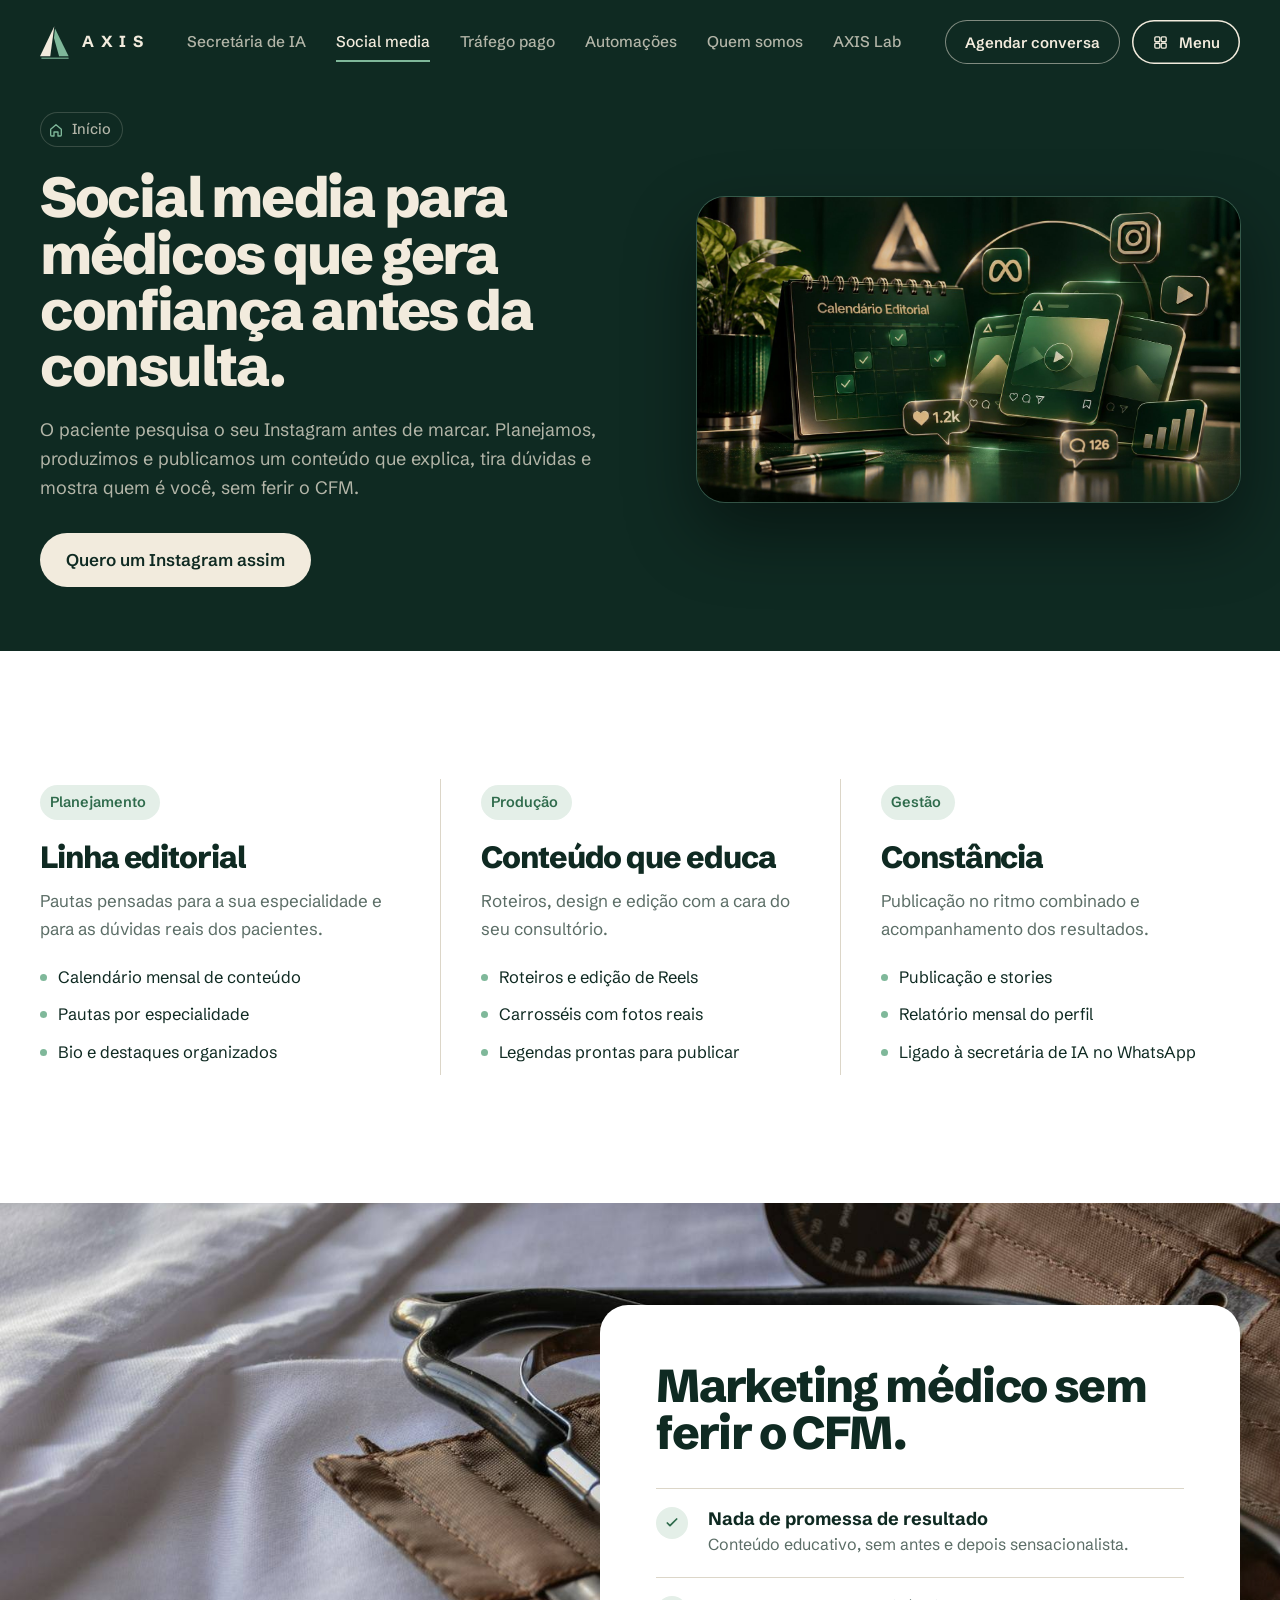
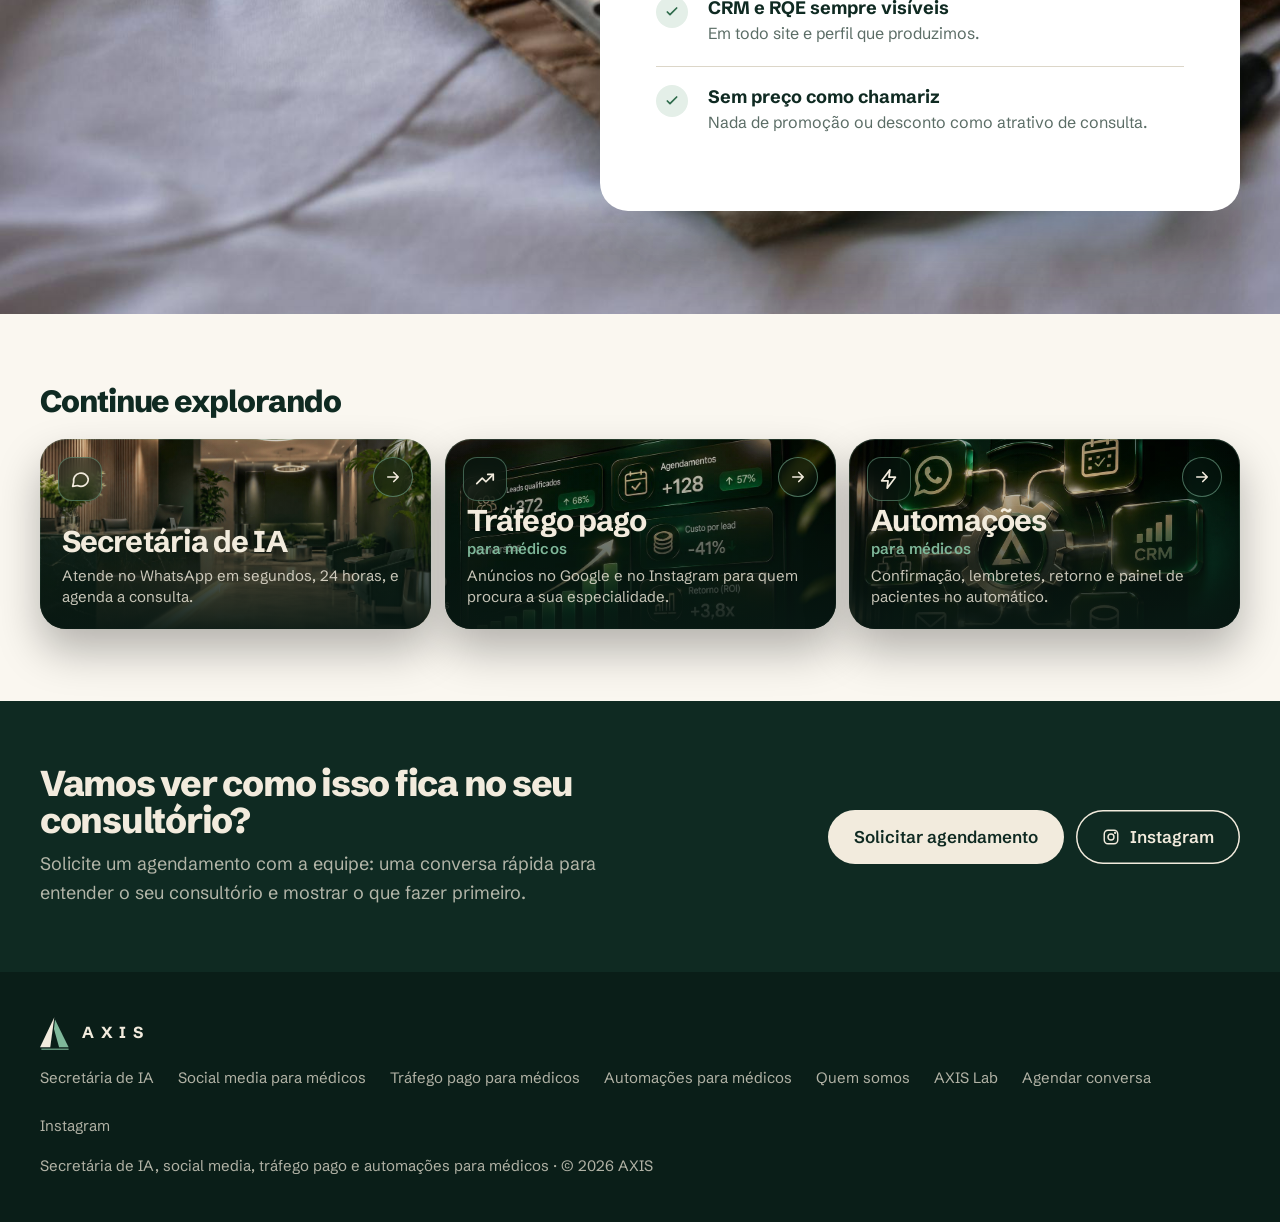
<file: social-media/index.html>
<!doctype html>
<html lang="pt-BR">
<head>
<meta charset="utf-8">
<meta name="viewport" content="width=device-width,initial-scale=1,viewport-fit=cover">
<title>Social media para médicos · AXIS</title>
<meta name="description" content="Social media para médicos: planejamento, roteiros de Reels, carrosséis e gestão do Instagram dentro das regras do CFM.">
<meta name="theme-color" content="#0F2A22">
<link rel="canonical" href="https://axismed.app.br/social-media/">
<link rel="icon" href="/favicon.svg" type="image/svg+xml">
<link rel="manifest" href="/manifest.webmanifest">
<link rel="apple-touch-icon" href="/icons/apple-touch-icon.png">
<meta name="apple-mobile-web-app-capable" content="yes">
<meta name="apple-mobile-web-app-title" content="AXIS Lab">
<meta property="og:type" content="website"><meta property="og:locale" content="pt_BR">
<meta property="og:url" content="https://axismed.app.br/social-media/"><meta property="og:title" content="Social media para médicos · AXIS">
<meta property="og:description" content="Social media para médicos: planejamento, roteiros de Reels, carrosséis e gestão do Instagram dentro das regras do CFM."><meta property="og:image" content="https://axismed.app.br/og.jpg">
<meta name="twitter:card" content="summary_large_image">
<link rel="preconnect" href="https://fonts.googleapis.com"><link rel="preconnect" href="https://fonts.gstatic.com" crossorigin>
<link rel="stylesheet" href="https://fonts.googleapis.com/css2?family=Schibsted+Grotesk:wght@400;500;600;700;800&display=swap">
<link rel="stylesheet" href="/site.css?v=18">
</head>
<body>
<header class="nav"><div class="wrap">
  <a class="logo" href="/" aria-label="AXIS, página inicial"><svg width="30" height="34" viewBox="0 0 44 50" aria-hidden="true"><polygon points="21,2 0,46 15,46" fill="#F2EBDD"/><polygon points="22,5 42,46 28,46 20.5,19" fill="#7FB89A"/><rect x="2" y="48" width="40" height="1.6" fill="#7FB89A"/></svg><b>AXIS</b></a>
  <nav class="nav-l" aria-label="Áreas do site"><a href="/secretaria-ia/">Secretária de IA</a><a href="/social-media/" class="on">Social media</a><a href="/trafego-pago/">Tráfego pago</a><a href="/automacoes/">Automações</a><a href="/sobre/">Quem somos</a><a href="/lab/">AXIS Lab</a></nav>
  <div class="ctas"><a class="btn b-cream hide-m" href="/#agendar" data-t="Menu: agendar">Agendar conversa</a><button class="btn b-line menu-b" type="button" aria-expanded="false" aria-controls="sheet" style="color:var(--cream)"><svg viewBox="0 0 24 24" fill="none" stroke="currentColor" stroke-width="1.9" stroke-linecap="round" stroke-linejoin="round" aria-hidden="true"><rect x="4" y="4" width="7" height="7" rx="1.5"/><rect x="13" y="4" width="7" height="7" rx="1.5"/><rect x="4" y="13" width="7" height="7" rx="1.5"/><rect x="13" y="13" width="7" height="7" rx="1.5"/></svg>Menu</button></div>
</div></header>
<div class="sheet" id="sheet" hidden><div class="sh-in"><div class="sh-top"><a class="logo" href="/"><svg width="30" height="34" viewBox="0 0 44 50" aria-hidden="true"><polygon points="21,2 0,46 15,46" fill="#F2EBDD"/><polygon points="22,5 42,46 28,46 20.5,19" fill="#7FB89A"/><rect x="2" y="48" width="40" height="1.6" fill="#7FB89A"/></svg><b>AXIS</b></a><button class="btn b-line sh-x" type="button" style="color:var(--cream)" aria-label="Fechar menu">Fechar</button></div><a href="/" class="sh-i"><svg viewBox="0 0 24 24" fill="none" stroke="currentColor" stroke-width="1.9" stroke-linecap="round" stroke-linejoin="round" aria-hidden="true"><path d="M4 11l8-7 8 7v8.5a1.5 1.5 0 0 1-1.5 1.5H15v-6H9v6H5.5A1.5 1.5 0 0 1 4 19.5z"/></svg><span><b>Início</b><small>Todas as áreas da AXIS</small></span></a><a href="/secretaria-ia/" class="sh-i"><svg viewBox="0 0 24 24" fill="none" stroke="currentColor" stroke-width="1.9" stroke-linecap="round" stroke-linejoin="round" aria-hidden="true"><path d="M21 12a8 8 0 0 1-11.6 7.1L4 20l1.1-4.6A8 8 0 1 1 21 12z"/></svg><span><b>Secretária de IA</b><small>Atende no WhatsApp em segundos, 24 horas, e agenda a consulta.</small></span></a><a href="/social-media/" class="sh-i on"><svg viewBox="0 0 24 24" fill="none" stroke="currentColor" stroke-width="1.9" stroke-linecap="round" stroke-linejoin="round" aria-hidden="true"><rect x="3" y="7" width="13" height="11" rx="2.5"/><path d="M16 11l5-3v9l-5-3"/></svg><span><b>Social media para médicos</b><small>Instagram com conteúdo que gera confiança antes da consulta.</small></span></a><a href="/trafego-pago/" class="sh-i"><svg viewBox="0 0 24 24" fill="none" stroke="currentColor" stroke-width="1.9" stroke-linecap="round" stroke-linejoin="round" aria-hidden="true"><path d="M3 17l6-6 4 4 8-8"/><path d="M15 7h6v6"/></svg><span><b>Tráfego pago para médicos</b><small>Anúncios no Google e no Instagram para quem procura a sua especialidade.</small></span></a><a href="/automacoes/" class="sh-i"><svg viewBox="0 0 24 24" fill="none" stroke="currentColor" stroke-width="1.9" stroke-linecap="round" stroke-linejoin="round" aria-hidden="true"><path d="M13 2L4 14h7l-1 8 9-12h-7z"/></svg><span><b>Automações para médicos</b><small>Confirmação, lembretes, retorno e painel de pacientes no automático.</small></span></a><a href="/sobre/" class="sh-i"><svg viewBox="0 0 24 24" fill="none" stroke="currentColor" stroke-width="1.9" stroke-linecap="round" stroke-linejoin="round" aria-hidden="true"><circle cx="9" cy="8" r="3.5"/><path d="M2.5 20a6.5 6.5 0 0 1 13 0M16 4.5a3.5 3.5 0 0 1 0 7M18 14a6 6 0 0 1 3.5 6"/></svg><span><b>Quem somos</b><small>Uma equipe só para médicos, com acompanhamento de perto.</small></span></a><a href="/lab/" class="sh-i"><svg viewBox="0 0 24 24" fill="none" stroke="currentColor" stroke-width="1.9" stroke-linecap="round" stroke-linejoin="round" aria-hidden="true"><rect x="5" y="3" width="14" height="18" rx="2"/><path d="M8 7h8M8 11h2M12 11h2M8 15h2M12 15h2M8 18h2M12 18h4"/></svg><span><b>AXIS Lab</b><small>10 ferramentas grátis para o dia a dia do médico.</small></span></a><a href="/#agendar" class="sh-i"><svg viewBox="0 0 24 24" fill="none" stroke="currentColor" stroke-width="1.9" stroke-linecap="round" stroke-linejoin="round" aria-hidden="true"><rect x="3.5" y="5" width="17" height="15.5" rx="2.5"/><path d="M3.5 10h17M8 3v4M16 3v4"/></svg><span><b>Agendar conversa</b><small>Fale com a equipe e veja o que faz sentido para você.</small></span></a></div></div><main><section class="phero dark"><div class="wrap">
  <div class="ph-t"><a class="crumb" href="/"><svg viewBox="0 0 24 24" fill="none" stroke="currentColor" stroke-width="2" stroke-linecap="round" stroke-linejoin="round" aria-hidden="true"><path d="M4 11l8-7 8 7v8.5a1.5 1.5 0 0 1-1.5 1.5H15v-6H9v6H5.5A1.5 1.5 0 0 1 4 19.5z"/></svg>Início</a><h1>Social media para médicos que gera confiança antes da consulta.</h1><p class="lede">O paciente pesquisa o seu Instagram antes de marcar. Planejamos, produzimos e publicamos um conteúdo que explica, tira dúvidas e mostra quem é você, sem ferir o CFM.</p><div class="ctas"><a class="btn b-cream" href="/#agendar" data-t="Hero: agendar">Quero um Instagram assim</a></div></div>
  <div class="ph-img ph-wide"><img src="/img/social-media-hero.jpg" alt="Calendário editorial e posts de Instagram da AXIS" style="object-position:50% 50%" fetchpriority="high"></div>
</div></section>
<section class="sec s-white"><div class="wrap">
  <div class="pillars">
    <div class="pillar"><span class="tag">Planejamento</span><h3>Linha editorial</h3><p>Pautas pensadas para a sua especialidade e para as dúvidas reais dos pacientes.</p>
      <ul><li>Calendário mensal de conteúdo</li><li>Pautas por especialidade</li><li>Bio e destaques organizados</li></ul></div>
    <div class="pillar"><span class="tag">Produção</span><h3>Conteúdo que educa</h3><p>Roteiros, design e edição com a cara do seu consultório.</p>
      <ul><li>Roteiros e edição de Reels</li><li>Carrosséis com fotos reais</li><li>Legendas prontas para publicar</li></ul></div>
    <div class="pillar"><span class="tag">Gestão</span><h3>Constância</h3><p>Publicação no ritmo combinado e acompanhamento dos resultados.</p>
      <ul><li>Publicação e stories</li><li>Relatório mensal do perfil</li><li>Ligado à secretária de IA no WhatsApp</li></ul></div>
  </div>
</div></section>
<section class="s-cfm"><div class="wrap"><div class="cfm">
  <h2>Marketing médico sem ferir o CFM.</h2>
  <ul class="rules">
    <li><span class="ck"><svg viewBox="0 0 24 24" fill="none" stroke="currentColor" stroke-width="2.6" stroke-linecap="round" stroke-linejoin="round" aria-hidden="true"><path d="M5 12l4 4 10-10"/></svg></span><div><b>Nada de promessa de resultado</b><span>Conteúdo educativo, sem antes e depois sensacionalista.</span></div></li>
    <li><span class="ck"><svg viewBox="0 0 24 24" fill="none" stroke="currentColor" stroke-width="2.6" stroke-linecap="round" stroke-linejoin="round" aria-hidden="true"><path d="M5 12l4 4 10-10"/></svg></span><div><b>CRM e RQE sempre visíveis</b><span>Em todo site e perfil que produzimos.</span></div></li>
    <li><span class="ck"><svg viewBox="0 0 24 24" fill="none" stroke="currentColor" stroke-width="2.6" stroke-linecap="round" stroke-linejoin="round" aria-hidden="true"><path d="M5 12l4 4 10-10"/></svg></span><div><b>Sem preço como chamariz</b><span>Nada de promoção ou desconto como atrativo de consulta.</span></div></li>
  </ul>
</div></div></section><section class="explore"><div class="wrap">
  <h2 class="h3x">Continue explorando</h2>
  <div class="doors3"><a class="door " href="/secretaria-ia/" data-t="Porta: Secretária de IA" style="background-image:url(/img/recepcao.jpg);background-position:35% 50%"><span class="d-ic"><svg viewBox="0 0 24 24" fill="none" stroke="currentColor" stroke-width="1.9" stroke-linecap="round" stroke-linejoin="round" aria-hidden="true"><path d="M21 12a8 8 0 0 1-11.6 7.1L4 20l1.1-4.6A8 8 0 1 1 21 12z"/></svg></span><span class="d-tx"><b>Secretária de IA</b><small>Atende no WhatsApp em segundos, 24 horas, e agenda a consulta.</small></span><span class="d-go" aria-hidden="true"><svg viewBox="0 0 24 24" fill="none" stroke="currentColor" stroke-width="2.2" stroke-linecap="round" stroke-linejoin="round" aria-hidden="true"><path d="M5 12h14M13 6l6 6-6 6"/></svg></span></a><a class="door " href="/trafego-pago/" data-t="Porta: Tráfego pago para médicos" style="background-image:url(/img/card-trafego.jpg);background-position:50% 20%"><span class="d-ic"><svg viewBox="0 0 24 24" fill="none" stroke="currentColor" stroke-width="1.9" stroke-linecap="round" stroke-linejoin="round" aria-hidden="true"><path d="M3 17l6-6 4 4 8-8"/><path d="M15 7h6v6"/></svg></span><span class="d-tx"><b>Tráfego pago<span class="d-sub">para médicos</span></b><small>Anúncios no Google e no Instagram para quem procura a sua especialidade.</small></span><span class="d-go" aria-hidden="true"><svg viewBox="0 0 24 24" fill="none" stroke="currentColor" stroke-width="2.2" stroke-linecap="round" stroke-linejoin="round" aria-hidden="true"><path d="M5 12h14M13 6l6 6-6 6"/></svg></span></a><a class="door " href="/automacoes/" data-t="Porta: Automações para médicos" style="background-image:url(/img/card-automacoes.jpg);background-position:60% 25%"><span class="d-ic"><svg viewBox="0 0 24 24" fill="none" stroke="currentColor" stroke-width="1.9" stroke-linecap="round" stroke-linejoin="round" aria-hidden="true"><path d="M13 2L4 14h7l-1 8 9-12h-7z"/></svg></span><span class="d-tx"><b>Automações<span class="d-sub">para médicos</span></b><small>Confirmação, lembretes, retorno e painel de pacientes no automático.</small></span><span class="d-go" aria-hidden="true"><svg viewBox="0 0 24 24" fill="none" stroke="currentColor" stroke-width="2.2" stroke-linecap="round" stroke-linejoin="round" aria-hidden="true"><path d="M5 12h14M13 6l6 6-6 6"/></svg></span></a></div>
</div></section><section class="ctaband"><div class="wrap">
  <div><h2>Vamos ver como isso fica no seu consultório?</h2><p>Solicite um agendamento com a equipe: uma conversa rápida para entender o seu consultório e mostrar o que fazer primeiro.</p></div>
  <div class="ctas"><a class="btn b-cream" href="/#agendar" data-t="Faixa: agendar">Solicitar agendamento</a><a class="btn b-line" style="color:var(--cream)" href="https://instagram.com/axismed_marketing" target="_blank" rel="noopener"><svg viewBox="0 0 24 24" fill="none" stroke="currentColor" stroke-width="1.9" stroke-linecap="round" stroke-linejoin="round" aria-hidden="true"><rect x="3" y="3" width="18" height="18" rx="5"/><circle cx="12" cy="12" r="4"/><circle cx="17.5" cy="6.5" r=".6" fill="currentColor"/></svg>Instagram</a></div>
</div></section></main><footer class="foot"><div class="wrap">
  <a class="logo" href="/" aria-label="AXIS"><svg width="30" height="34" viewBox="0 0 44 50" aria-hidden="true"><polygon points="21,2 0,46 15,46" fill="#F2EBDD"/><polygon points="22,5 42,46 28,46 20.5,19" fill="#7FB89A"/><rect x="2" y="48" width="40" height="1.6" fill="#7FB89A"/></svg><b>AXIS</b></a>
  <nav aria-label="Rodapé"><a href="/secretaria-ia/">Secretária de IA</a><a href="/social-media/">Social media para médicos</a><a href="/trafego-pago/">Tráfego pago para médicos</a><a href="/automacoes/">Automações para médicos</a><a href="/sobre/">Quem somos</a><a href="/lab/">AXIS Lab</a><a href="/#agendar">Agendar conversa</a><a href="https://instagram.com/axismed_marketing" target="_blank" rel="noopener">Instagram</a></nav>
  <span>Secretária de IA, social media, tráfego pago e automações para médicos · © 2026 AXIS</span>
</div></footer>
<dialog id="installDlg"><div class="dlg"><h3>Instale a AXIS Lab no celular</h3><div id="installSteps"></div><button class="btn b-forest" type="button" onclick="this.closest('dialog').close()">Entendi</button></div></dialog>
<script src="/install.js"></script>
<script src="/track.js?v=1" defer></script>
<script>
(()=>{const b=document.querySelector('.menu-b'),s=document.getElementById('sheet');if(!b||!s)return;
const open=v=>{s.hidden=!v;b.setAttribute('aria-expanded',v);document.body.style.overflow=v?'hidden':'';if(v)s.querySelector('.sh-i')?.focus()};
b.onclick=()=>open(true);s.querySelector('.sh-x').onclick=()=>open(false);
addEventListener('keydown',e=>{if(e.key==='Escape'&&!s.hidden)open(false)});})();
</script>
</body>
</html>
</file>
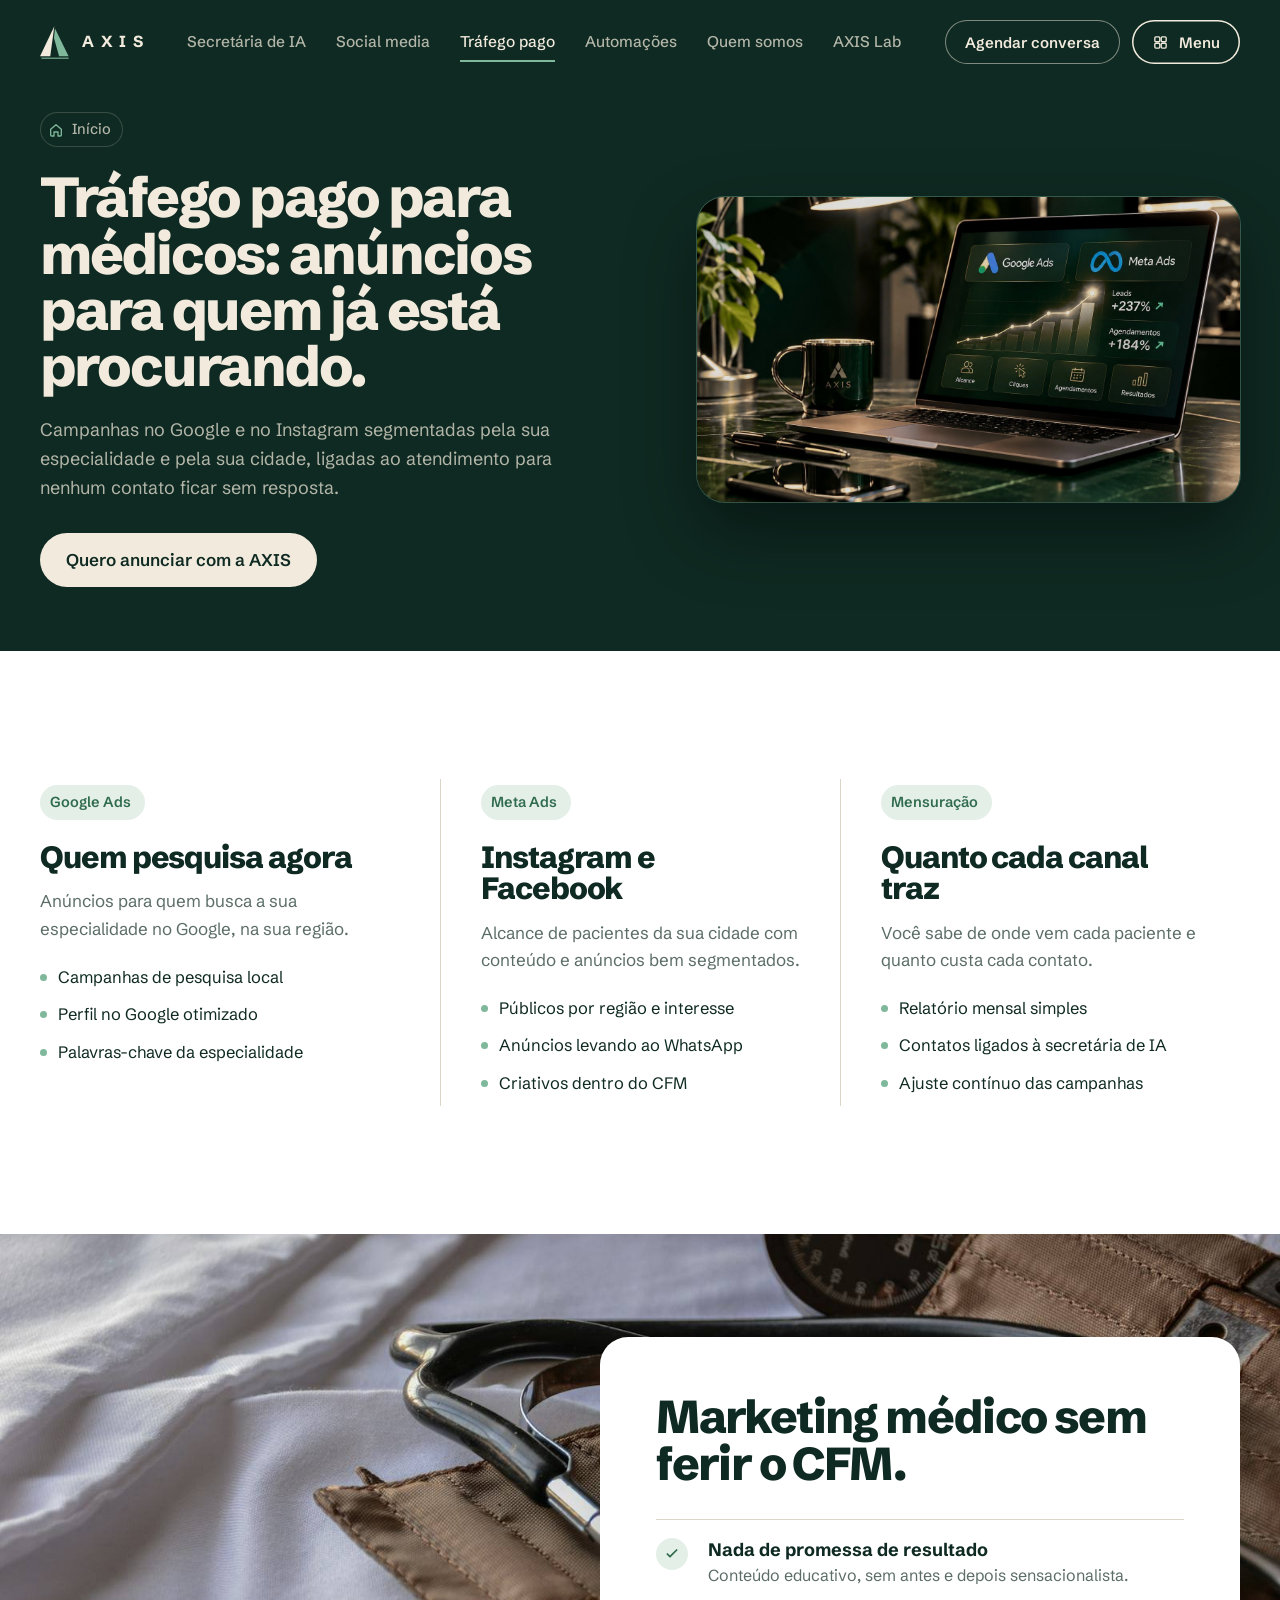
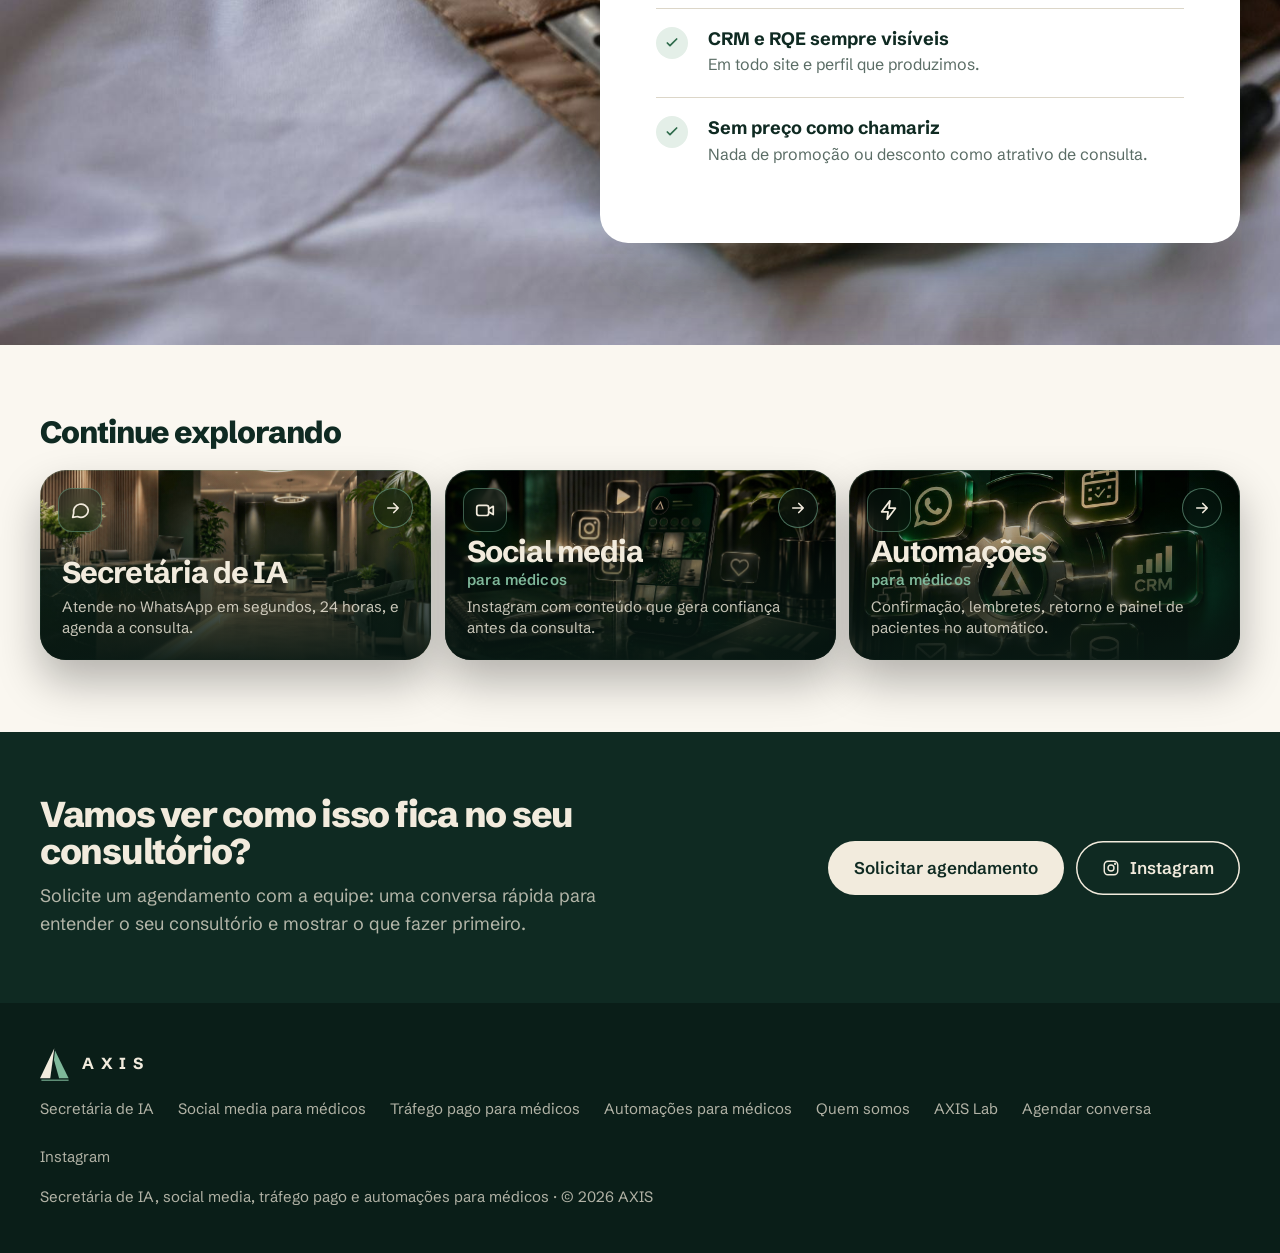
<file: trafego-pago/index.html>
<!doctype html>
<html lang="pt-BR">
<head>
<meta charset="utf-8">
<meta name="viewport" content="width=device-width,initial-scale=1,viewport-fit=cover">
<title>Tráfego pago para médicos · AXIS</title>
<meta name="description" content="Tráfego pago para médicos: anúncios no Google e no Instagram para quem procura a sua especialidade na sua cidade.">
<meta name="theme-color" content="#0F2A22">
<link rel="canonical" href="https://axismed.app.br/trafego-pago/">
<link rel="icon" href="/favicon.svg" type="image/svg+xml">
<link rel="manifest" href="/manifest.webmanifest">
<link rel="apple-touch-icon" href="/icons/apple-touch-icon.png">
<meta name="apple-mobile-web-app-capable" content="yes">
<meta name="apple-mobile-web-app-title" content="AXIS Lab">
<meta property="og:type" content="website"><meta property="og:locale" content="pt_BR">
<meta property="og:url" content="https://axismed.app.br/trafego-pago/"><meta property="og:title" content="Tráfego pago para médicos · AXIS">
<meta property="og:description" content="Tráfego pago para médicos: anúncios no Google e no Instagram para quem procura a sua especialidade na sua cidade."><meta property="og:image" content="https://axismed.app.br/og.jpg">
<meta name="twitter:card" content="summary_large_image">
<link rel="preconnect" href="https://fonts.googleapis.com"><link rel="preconnect" href="https://fonts.gstatic.com" crossorigin>
<link rel="stylesheet" href="https://fonts.googleapis.com/css2?family=Schibsted+Grotesk:wght@400;500;600;700;800&display=swap">
<link rel="stylesheet" href="/site.css?v=18">
</head>
<body>
<header class="nav"><div class="wrap">
  <a class="logo" href="/" aria-label="AXIS, página inicial"><svg width="30" height="34" viewBox="0 0 44 50" aria-hidden="true"><polygon points="21,2 0,46 15,46" fill="#F2EBDD"/><polygon points="22,5 42,46 28,46 20.5,19" fill="#7FB89A"/><rect x="2" y="48" width="40" height="1.6" fill="#7FB89A"/></svg><b>AXIS</b></a>
  <nav class="nav-l" aria-label="Áreas do site"><a href="/secretaria-ia/">Secretária de IA</a><a href="/social-media/">Social media</a><a href="/trafego-pago/" class="on">Tráfego pago</a><a href="/automacoes/">Automações</a><a href="/sobre/">Quem somos</a><a href="/lab/">AXIS Lab</a></nav>
  <div class="ctas"><a class="btn b-cream hide-m" href="/#agendar" data-t="Menu: agendar">Agendar conversa</a><button class="btn b-line menu-b" type="button" aria-expanded="false" aria-controls="sheet" style="color:var(--cream)"><svg viewBox="0 0 24 24" fill="none" stroke="currentColor" stroke-width="1.9" stroke-linecap="round" stroke-linejoin="round" aria-hidden="true"><rect x="4" y="4" width="7" height="7" rx="1.5"/><rect x="13" y="4" width="7" height="7" rx="1.5"/><rect x="4" y="13" width="7" height="7" rx="1.5"/><rect x="13" y="13" width="7" height="7" rx="1.5"/></svg>Menu</button></div>
</div></header>
<div class="sheet" id="sheet" hidden><div class="sh-in"><div class="sh-top"><a class="logo" href="/"><svg width="30" height="34" viewBox="0 0 44 50" aria-hidden="true"><polygon points="21,2 0,46 15,46" fill="#F2EBDD"/><polygon points="22,5 42,46 28,46 20.5,19" fill="#7FB89A"/><rect x="2" y="48" width="40" height="1.6" fill="#7FB89A"/></svg><b>AXIS</b></a><button class="btn b-line sh-x" type="button" style="color:var(--cream)" aria-label="Fechar menu">Fechar</button></div><a href="/" class="sh-i"><svg viewBox="0 0 24 24" fill="none" stroke="currentColor" stroke-width="1.9" stroke-linecap="round" stroke-linejoin="round" aria-hidden="true"><path d="M4 11l8-7 8 7v8.5a1.5 1.5 0 0 1-1.5 1.5H15v-6H9v6H5.5A1.5 1.5 0 0 1 4 19.5z"/></svg><span><b>Início</b><small>Todas as áreas da AXIS</small></span></a><a href="/secretaria-ia/" class="sh-i"><svg viewBox="0 0 24 24" fill="none" stroke="currentColor" stroke-width="1.9" stroke-linecap="round" stroke-linejoin="round" aria-hidden="true"><path d="M21 12a8 8 0 0 1-11.6 7.1L4 20l1.1-4.6A8 8 0 1 1 21 12z"/></svg><span><b>Secretária de IA</b><small>Atende no WhatsApp em segundos, 24 horas, e agenda a consulta.</small></span></a><a href="/social-media/" class="sh-i"><svg viewBox="0 0 24 24" fill="none" stroke="currentColor" stroke-width="1.9" stroke-linecap="round" stroke-linejoin="round" aria-hidden="true"><rect x="3" y="7" width="13" height="11" rx="2.5"/><path d="M16 11l5-3v9l-5-3"/></svg><span><b>Social media para médicos</b><small>Instagram com conteúdo que gera confiança antes da consulta.</small></span></a><a href="/trafego-pago/" class="sh-i on"><svg viewBox="0 0 24 24" fill="none" stroke="currentColor" stroke-width="1.9" stroke-linecap="round" stroke-linejoin="round" aria-hidden="true"><path d="M3 17l6-6 4 4 8-8"/><path d="M15 7h6v6"/></svg><span><b>Tráfego pago para médicos</b><small>Anúncios no Google e no Instagram para quem procura a sua especialidade.</small></span></a><a href="/automacoes/" class="sh-i"><svg viewBox="0 0 24 24" fill="none" stroke="currentColor" stroke-width="1.9" stroke-linecap="round" stroke-linejoin="round" aria-hidden="true"><path d="M13 2L4 14h7l-1 8 9-12h-7z"/></svg><span><b>Automações para médicos</b><small>Confirmação, lembretes, retorno e painel de pacientes no automático.</small></span></a><a href="/sobre/" class="sh-i"><svg viewBox="0 0 24 24" fill="none" stroke="currentColor" stroke-width="1.9" stroke-linecap="round" stroke-linejoin="round" aria-hidden="true"><circle cx="9" cy="8" r="3.5"/><path d="M2.5 20a6.5 6.5 0 0 1 13 0M16 4.5a3.5 3.5 0 0 1 0 7M18 14a6 6 0 0 1 3.5 6"/></svg><span><b>Quem somos</b><small>Uma equipe só para médicos, com acompanhamento de perto.</small></span></a><a href="/lab/" class="sh-i"><svg viewBox="0 0 24 24" fill="none" stroke="currentColor" stroke-width="1.9" stroke-linecap="round" stroke-linejoin="round" aria-hidden="true"><rect x="5" y="3" width="14" height="18" rx="2"/><path d="M8 7h8M8 11h2M12 11h2M8 15h2M12 15h2M8 18h2M12 18h4"/></svg><span><b>AXIS Lab</b><small>10 ferramentas grátis para o dia a dia do médico.</small></span></a><a href="/#agendar" class="sh-i"><svg viewBox="0 0 24 24" fill="none" stroke="currentColor" stroke-width="1.9" stroke-linecap="round" stroke-linejoin="round" aria-hidden="true"><rect x="3.5" y="5" width="17" height="15.5" rx="2.5"/><path d="M3.5 10h17M8 3v4M16 3v4"/></svg><span><b>Agendar conversa</b><small>Fale com a equipe e veja o que faz sentido para você.</small></span></a></div></div><main><section class="phero dark"><div class="wrap">
  <div class="ph-t"><a class="crumb" href="/"><svg viewBox="0 0 24 24" fill="none" stroke="currentColor" stroke-width="2" stroke-linecap="round" stroke-linejoin="round" aria-hidden="true"><path d="M4 11l8-7 8 7v8.5a1.5 1.5 0 0 1-1.5 1.5H15v-6H9v6H5.5A1.5 1.5 0 0 1 4 19.5z"/></svg>Início</a><h1>Tráfego pago para médicos: anúncios para quem já está procurando.</h1><p class="lede">Campanhas no Google e no Instagram segmentadas pela sua especialidade e pela sua cidade, ligadas ao atendimento para nenhum contato ficar sem resposta.</p><div class="ctas"><a class="btn b-cream" href="/#agendar" data-t="Hero: agendar">Quero anunciar com a AXIS</a></div></div>
  <div class="ph-img ph-wide"><img src="/img/trafego-pago.jpg" alt="Painel de tráfego pago com Google Ads, Meta Ads e YouTube Ads" style="object-position:50% 50%" fetchpriority="high"></div>
</div></section>
<section class="sec s-white"><div class="wrap">
  <div class="pillars">
    <div class="pillar"><span class="tag">Google Ads</span><h3>Quem pesquisa agora</h3><p>Anúncios para quem busca a sua especialidade no Google, na sua região.</p>
      <ul><li>Campanhas de pesquisa local</li><li>Perfil no Google otimizado</li><li>Palavras-chave da especialidade</li></ul></div>
    <div class="pillar"><span class="tag">Meta Ads</span><h3>Instagram e Facebook</h3><p>Alcance de pacientes da sua cidade com conteúdo e anúncios bem segmentados.</p>
      <ul><li>Públicos por região e interesse</li><li>Anúncios levando ao WhatsApp</li><li>Criativos dentro do CFM</li></ul></div>
    <div class="pillar"><span class="tag">Mensuração</span><h3>Quanto cada canal traz</h3><p>Você sabe de onde vem cada paciente e quanto custa cada contato.</p>
      <ul><li>Relatório mensal simples</li><li>Contatos ligados à secretária de IA</li><li>Ajuste contínuo das campanhas</li></ul></div>
  </div>
</div></section>
<section class="s-cfm"><div class="wrap"><div class="cfm">
  <h2>Marketing médico sem ferir o CFM.</h2>
  <ul class="rules">
    <li><span class="ck"><svg viewBox="0 0 24 24" fill="none" stroke="currentColor" stroke-width="2.6" stroke-linecap="round" stroke-linejoin="round" aria-hidden="true"><path d="M5 12l4 4 10-10"/></svg></span><div><b>Nada de promessa de resultado</b><span>Conteúdo educativo, sem antes e depois sensacionalista.</span></div></li>
    <li><span class="ck"><svg viewBox="0 0 24 24" fill="none" stroke="currentColor" stroke-width="2.6" stroke-linecap="round" stroke-linejoin="round" aria-hidden="true"><path d="M5 12l4 4 10-10"/></svg></span><div><b>CRM e RQE sempre visíveis</b><span>Em todo site e perfil que produzimos.</span></div></li>
    <li><span class="ck"><svg viewBox="0 0 24 24" fill="none" stroke="currentColor" stroke-width="2.6" stroke-linecap="round" stroke-linejoin="round" aria-hidden="true"><path d="M5 12l4 4 10-10"/></svg></span><div><b>Sem preço como chamariz</b><span>Nada de promoção ou desconto como atrativo de consulta.</span></div></li>
  </ul>
</div></div></section><section class="explore"><div class="wrap">
  <h2 class="h3x">Continue explorando</h2>
  <div class="doors3"><a class="door " href="/secretaria-ia/" data-t="Porta: Secretária de IA" style="background-image:url(/img/recepcao.jpg);background-position:35% 50%"><span class="d-ic"><svg viewBox="0 0 24 24" fill="none" stroke="currentColor" stroke-width="1.9" stroke-linecap="round" stroke-linejoin="round" aria-hidden="true"><path d="M21 12a8 8 0 0 1-11.6 7.1L4 20l1.1-4.6A8 8 0 1 1 21 12z"/></svg></span><span class="d-tx"><b>Secretária de IA</b><small>Atende no WhatsApp em segundos, 24 horas, e agenda a consulta.</small></span><span class="d-go" aria-hidden="true"><svg viewBox="0 0 24 24" fill="none" stroke="currentColor" stroke-width="2.2" stroke-linecap="round" stroke-linejoin="round" aria-hidden="true"><path d="M5 12h14M13 6l6 6-6 6"/></svg></span></a><a class="door " href="/social-media/" data-t="Porta: Social media para médicos" style="background-image:url(/img/social-media.jpg);background-position:62% 40%"><span class="d-ic"><svg viewBox="0 0 24 24" fill="none" stroke="currentColor" stroke-width="1.9" stroke-linecap="round" stroke-linejoin="round" aria-hidden="true"><rect x="3" y="7" width="13" height="11" rx="2.5"/><path d="M16 11l5-3v9l-5-3"/></svg></span><span class="d-tx"><b>Social media<span class="d-sub">para médicos</span></b><small>Instagram com conteúdo que gera confiança antes da consulta.</small></span><span class="d-go" aria-hidden="true"><svg viewBox="0 0 24 24" fill="none" stroke="currentColor" stroke-width="2.2" stroke-linecap="round" stroke-linejoin="round" aria-hidden="true"><path d="M5 12h14M13 6l6 6-6 6"/></svg></span></a><a class="door " href="/automacoes/" data-t="Porta: Automações para médicos" style="background-image:url(/img/card-automacoes.jpg);background-position:60% 25%"><span class="d-ic"><svg viewBox="0 0 24 24" fill="none" stroke="currentColor" stroke-width="1.9" stroke-linecap="round" stroke-linejoin="round" aria-hidden="true"><path d="M13 2L4 14h7l-1 8 9-12h-7z"/></svg></span><span class="d-tx"><b>Automações<span class="d-sub">para médicos</span></b><small>Confirmação, lembretes, retorno e painel de pacientes no automático.</small></span><span class="d-go" aria-hidden="true"><svg viewBox="0 0 24 24" fill="none" stroke="currentColor" stroke-width="2.2" stroke-linecap="round" stroke-linejoin="round" aria-hidden="true"><path d="M5 12h14M13 6l6 6-6 6"/></svg></span></a></div>
</div></section><section class="ctaband"><div class="wrap">
  <div><h2>Vamos ver como isso fica no seu consultório?</h2><p>Solicite um agendamento com a equipe: uma conversa rápida para entender o seu consultório e mostrar o que fazer primeiro.</p></div>
  <div class="ctas"><a class="btn b-cream" href="/#agendar" data-t="Faixa: agendar">Solicitar agendamento</a><a class="btn b-line" style="color:var(--cream)" href="https://instagram.com/axismed_marketing" target="_blank" rel="noopener"><svg viewBox="0 0 24 24" fill="none" stroke="currentColor" stroke-width="1.9" stroke-linecap="round" stroke-linejoin="round" aria-hidden="true"><rect x="3" y="3" width="18" height="18" rx="5"/><circle cx="12" cy="12" r="4"/><circle cx="17.5" cy="6.5" r=".6" fill="currentColor"/></svg>Instagram</a></div>
</div></section></main><footer class="foot"><div class="wrap">
  <a class="logo" href="/" aria-label="AXIS"><svg width="30" height="34" viewBox="0 0 44 50" aria-hidden="true"><polygon points="21,2 0,46 15,46" fill="#F2EBDD"/><polygon points="22,5 42,46 28,46 20.5,19" fill="#7FB89A"/><rect x="2" y="48" width="40" height="1.6" fill="#7FB89A"/></svg><b>AXIS</b></a>
  <nav aria-label="Rodapé"><a href="/secretaria-ia/">Secretária de IA</a><a href="/social-media/">Social media para médicos</a><a href="/trafego-pago/">Tráfego pago para médicos</a><a href="/automacoes/">Automações para médicos</a><a href="/sobre/">Quem somos</a><a href="/lab/">AXIS Lab</a><a href="/#agendar">Agendar conversa</a><a href="https://instagram.com/axismed_marketing" target="_blank" rel="noopener">Instagram</a></nav>
  <span>Secretária de IA, social media, tráfego pago e automações para médicos · © 2026 AXIS</span>
</div></footer>
<dialog id="installDlg"><div class="dlg"><h3>Instale a AXIS Lab no celular</h3><div id="installSteps"></div><button class="btn b-forest" type="button" onclick="this.closest('dialog').close()">Entendi</button></div></dialog>
<script src="/install.js"></script>
<script src="/track.js?v=1" defer></script>
<script>
(()=>{const b=document.querySelector('.menu-b'),s=document.getElementById('sheet');if(!b||!s)return;
const open=v=>{s.hidden=!v;b.setAttribute('aria-expanded',v);document.body.style.overflow=v?'hidden':'';if(v)s.querySelector('.sh-i')?.focus()};
b.onclick=()=>open(true);s.querySelector('.sh-x').onclick=()=>open(false);
addEventListener('keydown',e=>{if(e.key==='Escape'&&!s.hidden)open(false)});})();
</script>
</body>
</html>
</file>
<file: site.css>
/* AXIS — site e Lab. Marca: Verde Floresta & Creme. Tipo: Schibsted Grotesk. */
:root{
  --forest:#0F2A22;--forest-2:#16382D;--forest-3:#1F4A3C;
  --cream:#F2EBDD;--paper:#FAF7F0;--white:#FFFFFF;
  --sage:#7FB89A;--sage-d:#2F6B4C;--mist:#E4EFE8;
  --ink:#0F2A22;--text:#33463F;--mute:#5B6D66;--rule:#DCD6C8;
  --on-dark:#F2EBDD;--on-dark-2:rgba(242,235,221,.72);--on-dark-3:rgba(242,235,221,.18);
  --f:'Schibsted Grotesk',ui-sans-serif,system-ui,-apple-system,'Segoe UI',sans-serif;
  --r-photo:28px;--r-panel:22px;--r-chip:14px;
  --gut:max(20px,env(safe-area-inset-left));
}
*{box-sizing:border-box}
html{scroll-behavior:smooth;-webkit-text-size-adjust:100%}
@media (prefers-reduced-motion:reduce){html{scroll-behavior:auto}*{animation:none!important;transition:none!important}}
body{margin:0;background:var(--paper);color:var(--text);font-family:var(--f);font-size:18px;line-height:1.6;-webkit-font-smoothing:antialiased;overflow-x:hidden}
img{max-width:100%;height:auto;display:block}
a{color:inherit}
h1,h2,h3,p{margin:0}
h1,h2,h3{color:var(--ink);font-weight:800;letter-spacing:-.035em;line-height:1.02}
.dark h1,.dark h2,.dark h3{color:var(--on-dark)}
.wrap{max-width:1240px;margin:0 auto;padding:0 var(--gut)}
.sr{position:absolute;width:1px;height:1px;overflow:hidden;clip:rect(0 0 0 0)}
:focus-visible{outline:3px solid var(--sage);outline-offset:3px;border-radius:6px}

/* botões */
.btn{display:inline-flex;align-items:center;justify-content:center;gap:10px;min-height:54px;padding:14px 26px;border-radius:999px;border:0;font:600 17px/1 var(--f);text-decoration:none;cursor:pointer;transition:transform .15s,background .15s}
.btn:active{transform:scale(.98)}
.btn svg{width:18px;height:18px;flex:none}
.b-cream{background:var(--cream);color:var(--forest)}.b-cream:hover{background:#fff}
.b-forest{background:var(--forest);color:var(--cream)}.b-forest:hover{background:var(--forest-3)}
.b-line{background:transparent;color:inherit;box-shadow:inset 0 0 0 1.5px currentColor}.b-line:hover{background:rgba(127,184,154,.14)}
.ctas{display:flex;flex-wrap:wrap;gap:12px}

/* navegação */
.nav{position:absolute;inset:0 0 auto;z-index:30;padding-top:env(safe-area-inset-top)}
.nav .wrap{display:flex;align-items:center;justify-content:space-between;height:84px;gap:20px}
.logo{display:flex;align-items:center;gap:12px;text-decoration:none;color:var(--on-dark)}
.logo b{font-weight:700;letter-spacing:.42em;font-size:16px;margin-right:-.42em}
.logo small{font-weight:600;font-size:13px;color:var(--sage);letter-spacing:.02em}
.nav-l{display:flex;gap:30px;font-size:15.5px;font-weight:500;color:var(--on-dark-2)}
.nav-l a{text-decoration:none;padding:8px 0}.nav-l a:hover{color:var(--on-dark)}
.nav-l .on{color:var(--on-dark)}
.nav .btn{min-height:44px;padding:10px 20px;font-size:15px}
.nav-m{display:none}
@media (max-width:920px){.nav-l{display:none}.nav-m{display:inline-flex}.nav .wrap{height:70px}.nav .btn.hide-m{display:none}}

/* hero */
.hero{background:var(--forest);color:var(--on-dark-2);padding:132px 0 88px;position:relative;overflow:hidden}
.hero::after{content:"";position:absolute;right:-12%;top:-30%;width:70%;aspect-ratio:1;background:radial-gradient(closest-side,rgba(127,184,154,.16),transparent);pointer-events:none}
.hero .wrap{display:grid;grid-template-columns:1.12fr .88fr;gap:64px;align-items:center;position:relative;z-index:1}
.hero h1{font-size:clamp(38px,4.1vw,60px);letter-spacing:-.045em;line-height:.98}
.hero .lede{font-size:clamp(18px,1.4vw,20px);max-width:560px;margin:24px 0 32px;color:var(--on-dark-2)}
.trust{display:flex;flex-wrap:wrap;gap:10px 22px;margin-top:40px;font-size:15px;color:var(--on-dark-2)}
.trust span{display:inline-flex;align-items:center;gap:8px}
.trust svg{width:18px;height:18px;color:var(--sage)}
.scene{position:relative;padding:0 0 40px 40px}
.scene .photo{border-radius:var(--r-photo);aspect-ratio:4/4.6;object-fit:cover;width:100%;object-position:78% 40%}
.phone{position:absolute;left:0;bottom:0;width:min(58%,290px);background:#ECE5D8;border-radius:30px;padding:8px;box-shadow:0 40px 70px -20px rgba(0,0,0,.55);color:#1d2b25}
.phone .ph-top{display:flex;align-items:center;gap:10px;padding:12px 12px 10px;background:var(--forest-2);border-radius:23px 23px 0 0;color:var(--on-dark)}
.ph-top i{width:30px;height:30px;border-radius:50%;background:var(--sage);display:grid;place-items:center;font-style:normal;color:var(--forest);font-weight:800;font-size:13px}
.ph-top b{font-size:14px;line-height:1.2;display:block}.ph-top small{font-size:11.5px;color:var(--sage)}
.ph-body{display:flex;flex-direction:column;gap:7px;padding:12px 10px 14px;background:#E8E1D3;border-radius:0 0 23px 23px;font-size:13px;line-height:1.35}
.m{max-width:84%;padding:8px 11px;border-radius:14px;background:#fff}
.m.o{align-self:flex-end;background:#D6EEDD}
.m.last{box-shadow:0 0 0 2px var(--sage)}
.booked{position:absolute;right:-8px;top:34px;display:flex;align-items:center;gap:12px;background:#fff;border-radius:18px;padding:14px 18px;box-shadow:0 24px 50px -18px rgba(0,0,0,.5);color:var(--ink)}
.booked .ck{width:36px;height:36px;border-radius:50%;background:var(--sage);display:grid;place-items:center;color:var(--forest)}
.booked .ck svg{width:18px;height:18px}
.booked b{display:block;font-size:15px;line-height:1.2}.booked small{font-size:13px;color:var(--mute)}
@media (prefers-reduced-motion:no-preference){
  .phone .m{opacity:0;animation:pop .45s ease-out forwards}
  .phone .m:nth-child(1){animation-delay:.3s}.phone .m:nth-child(2){animation-delay:.9s}.phone .m:nth-child(3){animation-delay:1.5s}.phone .m:nth-child(4){animation-delay:2.1s}.phone .m:nth-child(5){animation-delay:2.7s}
  .booked{opacity:0;animation:pop .5s ease-out 3.4s forwards}
}
@keyframes pop{from{opacity:0;transform:translateY(8px)}to{opacity:1;transform:none}}

/* o que fazemos, no topo */
.does{list-style:none;padding:0;margin:-8px 0 34px;display:grid;gap:14px;max-width:560px}
.does li{display:grid;grid-template-columns:40px 1fr;gap:14px;align-items:start}
.does svg{width:40px;height:40px;padding:9px;border-radius:12px;background:rgba(127,184,154,.16);color:var(--sage)}
.does b{display:block;color:var(--on-dark);font-size:17.5px;line-height:1.3}
.does span{font-size:15.5px;line-height:1.5;color:var(--on-dark-2)}
.crm{position:absolute;right:-8px;bottom:84px;width:230px;background:#fff;border-radius:18px;padding:14px 16px 8px;box-shadow:0 24px 50px -18px rgba(0,0,0,.5);color:var(--ink)}
.crm b{display:block;font-size:13px;color:var(--mute);font-weight:600;margin-bottom:6px}
.crm-r{display:flex;justify-content:space-between;align-items:center;padding:7px 0;border-top:1px solid #EEE9DF;font-size:14px}
.crm-r em{font-style:normal;font-weight:800;font-size:17px;font-variant-numeric:tabular-nums}
.crm-r:nth-of-type(3) em{color:var(--sage-d)}
@media (prefers-reduced-motion:no-preference){.crm{opacity:0;animation:pop .5s ease-out 3.9s forwards}}
/* seções */
.sec{padding:clamp(80px,10vw,136px) 0;position:relative}
.sec-h{display:grid;grid-template-columns:1fr 1fr;gap:40px 64px;align-items:end;margin-bottom:56px}
.sec-h h2,.h2{font-size:clamp(36px,4.6vw,64px)}
.sec-h p{max-width:520px;font-size:19px}
.kick{display:inline-block;font-size:15px;font-weight:600;color:var(--sage-d);margin-bottom:18px}
.dark .kick{color:var(--sage)}

/* o que fazemos */
.s-serv{background:var(--white)}
.banner{border-radius:var(--r-photo);overflow:hidden;position:relative;margin-bottom:64px;aspect-ratio:21/8}
.banner img{width:100%;height:100%!important;object-fit:cover;object-position:50% 60%}
.pillars{display:grid;grid-template-columns:repeat(3,1fr);gap:0}
.pillar{padding:6px 40px 10px;border-left:1.5px solid var(--rule)}
.pillar:first-child{padding-left:0;border-left:0}
.pillar .tag{display:inline-flex;align-items:center;gap:8px;font-size:14.5px;font-weight:600;color:var(--sage-d);background:var(--mist);border-radius:999px;padding:6px 14px 6px 10px}
.pillar .tag svg{width:16px;height:16px}
.pillar h3{font-size:clamp(26px,2.4vw,34px);margin:22px 0 14px}
.pillar p{color:var(--mute);font-size:17px}
.pillar ul{list-style:none;padding:0;margin:22px 0 0;display:grid;gap:11px;font-size:16.5px;color:var(--ink)}
.pillar li{display:flex;gap:11px;align-items:flex-start}
.pillar li::before{content:"";flex:none;width:7px;height:7px;border-radius:50%;background:var(--sage);margin-top:10px}

/* método */
.s-met{background:var(--forest);color:var(--on-dark-2)}
.met{display:grid;grid-template-columns:.95fr 1.05fr;gap:72px;align-items:center}
.met .photo{border-radius:var(--r-photo);aspect-ratio:5/4;object-fit:cover;width:100%;margin-top:40px;object-position:70% 50%}
.met .intro{font-size:19px;margin-top:22px;max-width:480px}
.steps{list-style:none;margin:0;padding:0;counter-reset:s}
.steps li{display:grid;grid-template-columns:56px 1fr;gap:22px;align-items:start;padding:30px 0;border-top:1px solid var(--on-dark-3);counter-increment:s}
.steps li:last-child{border-bottom:1px solid var(--on-dark-3)}
.steps li::before{content:counter(s);width:56px;height:56px;border-radius:50%;border:1.5px solid var(--sage);color:var(--sage);display:grid;place-items:center;font-weight:700;font-size:20px}
.steps h3{font-size:clamp(24px,2.2vw,30px)}
.steps small{display:block;font-size:14.5px;font-weight:600;color:var(--sage);margin-bottom:4px}
.steps p{font-size:17px;margin-top:8px;max-width:520px}

/* quem */
.s-quem{background:var(--cream)}
.quem{display:grid;grid-template-columns:.85fr 1.15fr;gap:72px;align-items:center}
.quem .photo{border-radius:var(--r-photo);aspect-ratio:4/5;object-fit:cover;width:100%;object-position:50% 20%}
.quem .txt p{font-size:19px;margin-top:20px;max-width:560px}
.quote{margin:40px 0 0;padding:28px 0 0;border-top:1.5px solid var(--rule);font-size:clamp(22px,2.1vw,28px);line-height:1.3;font-weight:600;color:var(--ink);letter-spacing:-.02em;max-width:600px}
.sign{display:flex;align-items:center;gap:12px;margin-top:22px;font-size:16px}
.sign b{color:var(--ink)}

/* CFM */
.s-cfm{background:#cfd6d0 url(/img/bgcfm.jpg) center/cover no-repeat;padding:clamp(56px,8vw,110px) 0}
.cfm{background:var(--white);border-radius:var(--r-photo);padding:clamp(32px,4.4vw,60px);max-width:640px;margin-left:auto;box-shadow:0 50px 90px -40px rgba(15,42,34,.5)}
.cfm h2{font-size:clamp(32px,3.6vw,48px)}
.rules{list-style:none;padding:0;margin:32px 0 0;display:grid;gap:0}
.rules li{display:grid;grid-template-columns:36px 1fr;gap:16px;padding:18px 0;border-top:1px solid var(--rule)}
.rules .ck{width:32px;height:32px;border-radius:50%;background:var(--mist);color:var(--sage-d);display:grid;place-items:center}
.rules .ck svg{width:16px;height:16px}
.rules b{display:block;color:var(--ink);font-size:18px;line-height:1.3}
.rules span{font-size:16px;color:var(--mute)}

/* Lab (faixa no site) */
.s-lab{background:var(--sage);color:var(--forest);overflow:hidden}
.labx{display:grid;grid-template-columns:1.1fr .9fr;gap:48px;align-items:center}
.labx p{font-size:19px;margin:20px 0 32px;max-width:520px;color:var(--forest)}
.labx .kick{color:var(--forest)}
.mini{display:grid;grid-template-columns:repeat(2,1fr);gap:12px;transform:rotate(-3deg);margin:-20px 0}
.mini div{background:var(--forest);color:var(--on-dark);border-radius:18px;padding:18px;display:grid;gap:10px;font-weight:600;font-size:15.5px;line-height:1.25}
.mini div:nth-child(3n+2){background:var(--cream);color:var(--forest)}
.mini svg{width:22px;height:22px;color:var(--sage)}
.mini div:nth-child(3n+2) svg{color:var(--sage-d)}

/* final */
.s-final{background:var(--forest) url(/img/bgquem.jpg) center/cover no-repeat;padding:0;color:var(--on-dark-2)}
.s-final .veil{background:linear-gradient(90deg,rgba(15,42,34,.97) 0%,rgba(15,42,34,.9) 46%,rgba(15,42,34,.25) 100%);padding:clamp(90px,12vw,170px) 0}
.s-final h2{font-size:clamp(40px,5.4vw,76px);max-width:720px}
.s-final p{font-size:20px;max-width:520px;margin:24px 0 38px}
.s-final .handle{margin-top:18px;font-size:15px}

/* rodapé */
.foot{background:#0A1E18;color:var(--on-dark-2);padding:44px 0 calc(44px + env(safe-area-inset-bottom));font-size:15px}
.foot .wrap{display:flex;flex-wrap:wrap;gap:16px 40px;align-items:center;justify-content:space-between}
.foot nav{display:flex;gap:24px;flex-wrap:wrap}.foot nav a{text-decoration:none}.foot nav a:hover{color:var(--on-dark)}

/* ===== Lab ===== */
.lab-hero .scene{padding:0}
.lab-hero .lede{max-width:500px}
.appmock{width:min(380px,100%);margin-left:auto;background:var(--paper);border-radius:40px;padding:10px;box-shadow:0 50px 90px -30px rgba(0,0,0,.6),0 0 0 1px rgba(255,255,255,.08);position:relative}
.appmock .am-bar{background:var(--forest-2);border-radius:31px 31px 0 0;padding:20px 18px 14px;display:flex;align-items:center;gap:10px;color:var(--on-dark)}
.appmock .am-bar b{letter-spacing:.32em;font-size:13px}
.appmock .am-in{padding:16px 14px 18px;border-radius:0 0 31px 31px;background:var(--paper)}
.appmock h4{margin:0 0 12px;font-size:19px;letter-spacing:-.02em;color:var(--ink);line-height:1.15}
.am-grid{display:grid;grid-template-columns:1fr 1fr;gap:8px}
.am-grid span{display:flex;flex-direction:column;gap:8px;background:#fff;border:1px solid var(--rule);border-radius:14px;padding:11px;font-size:12.5px;font-weight:600;color:var(--ink);line-height:1.2}
.am-grid span:first-child{grid-column:span 2;flex-direction:row;align-items:center;background:var(--forest);color:var(--on-dark);border-color:var(--forest)}
.am-grid svg{width:18px;height:18px;color:var(--sage-d)}
.am-grid span:first-child svg{color:var(--sage)}
.floatnote{position:absolute;left:-120px;bottom:36px;background:#fff;border-radius:18px;padding:14px 16px;box-shadow:0 24px 50px -18px rgba(0,0,0,.55);width:230px;color:var(--ink);font-size:13.5px;line-height:1.4}
.floatnote b{display:block;font-size:14.5px;margin-bottom:4px}
.floatnote small{color:var(--mute)}

.s-tools{background:var(--white)}
.feat{display:grid;grid-template-columns:1.1fr .9fr;gap:40px;align-items:center;background:var(--forest);color:var(--on-dark-2);border-radius:var(--r-photo);padding:clamp(28px,4vw,52px);margin-bottom:20px;text-decoration:none}
.feat h3{color:var(--on-dark);font-size:clamp(30px,3.2vw,44px)}
.feat p{font-size:18px;margin-top:14px;max-width:480px}
.feat .go{display:inline-flex;margin-top:26px}
.soap{background:var(--paper);border-radius:20px;padding:22px;color:var(--text);font-size:14.5px;line-height:1.5;display:grid;gap:10px}
.soap .rec{display:flex;align-items:center;gap:10px;font-weight:600;color:var(--ink);padding-bottom:10px;border-bottom:1px solid var(--rule)}
.soap .rec i{width:12px;height:12px;border-radius:50%;background:#C8573E;box-shadow:0 0 0 5px rgba(200,87,62,.15)}
.soap b{color:var(--ink)}
.tlist{display:grid;grid-template-columns:repeat(3,1fr);gap:16px}
@media (max-width:1100px){.tlist{grid-template-columns:1fr 1fr}}
.titem{display:grid;grid-template-columns:52px 1fr;gap:18px;align-items:start;padding:26px;border-radius:var(--r-panel);background:var(--paper);text-decoration:none;transition:background .15s}
.titem:hover{background:var(--mist)}
.titem .ic{width:52px;height:52px;border-radius:16px;background:var(--forest);color:var(--sage);display:grid;place-items:center}
.titem .ic svg{width:24px;height:24px}
.titem h3{font-size:22px;letter-spacing:-.025em;line-height:1.15}
.titem p{font-size:16px;color:var(--mute);margin-top:6px}
.titem em{font-style:normal;font-size:13.5px;font-weight:600;color:var(--sage-d);display:block;margin-bottom:6px}

.s-app{background:var(--mist)}
.appx{display:grid;grid-template-columns:1fr auto;gap:56px;align-items:center}
.os{display:grid;grid-template-columns:1fr 1fr;gap:16px;margin-top:34px}
.os div{background:#fff;border-radius:var(--r-panel);padding:22px}
.os b{color:var(--ink);font-size:18px}.os p{font-size:16px;color:var(--mute);margin-top:6px}
.qrbox{background:var(--forest);border-radius:var(--r-photo);padding:28px;text-align:center;color:var(--on-dark-2);font-size:15px;width:300px}
#qr{background:var(--cream);border-radius:18px;padding:16px;width:244px;height:244px;margin:0 auto 16px;display:grid;place-items:center}
#qr img,#qr canvas{width:212px!important;height:212px!important}

dialog{border:0;border-radius:24px;padding:0;max-width:440px;width:calc(100% - 32px);box-shadow:0 40px 80px -20px rgba(0,0,0,.5);font-family:var(--f);color:var(--text)}
dialog::backdrop{background:rgba(9,32,26,.6)}
.dlg{padding:30px;display:grid;gap:16px}.dlg h3{font-size:24px}.dlg ol{margin:0;padding-left:20px;display:grid;gap:8px}

/* responsivo */
@media (max-width:980px){
  .hero{padding:110px 0 72px}
  .hero .wrap,.met,.quem,.labx,.feat,.appx,.sec-h{grid-template-columns:1fr}
  .hero .wrap{gap:48px}
  .scene{padding:0 0 32px 0;max-width:560px}
  .phone{left:-4px}
  .met .photo{aspect-ratio:16/10;margin-top:28px}
  .quem .photo{max-width:460px}
  .pillars{grid-template-columns:1fr;gap:36px}
  .pillar{padding:0;border-left:0;border-top:1.5px solid var(--rule);padding-top:30px}
  .pillar:first-child{border-top:0;padding-top:0}
  .banner{aspect-ratio:16/9}
  .mini{transform:none;margin:0}
  .tlist{grid-template-columns:1fr}
  .appmock{margin:0 auto}
  .floatnote{left:-10px;bottom:40px}
  .qrbox{display:none}
  .s-final .veil{background:linear-gradient(180deg,rgba(15,42,34,.82),rgba(15,42,34,.96))}
}
@media (max-width:560px){
  body{font-size:17px}
  .hero h1{font-size:clamp(40px,11vw,54px)}
  .phone{width:60%;font-size:12px}
  .scene .photo{aspect-ratio:1/1.05}
  .ph-body{font-size:12px}
  .booked{right:-4px;top:16px;padding:11px 14px}
  .booked b{font-size:14px}
  .crm{display:none}
  .does{gap:12px}.does b{font-size:16.5px}.does span{font-size:15px}
  .ctas .btn{width:100%}
  .os{grid-template-columns:1fr}
  .floatnote{display:none}
  .titem{padding:20px;grid-template-columns:46px 1fr;gap:14px}
  .titem .ic{width:46px;height:46px}
  .cfm{border-radius:22px}
  .steps li{grid-template-columns:52px 1fr}
  .steps li::before{width:44px;height:44px;font-size:17px}.steps li{grid-template-columns:44px 1fr;gap:16px}
}

/* ===== ecossistema (multi-páginas) ===== */
@view-transition{navigation:auto}
::view-transition-old(root),::view-transition-new(root){animation-duration:.28s}
.menu-b{min-height:44px;padding:10px 18px;font-size:15px}
.menu-b svg{width:17px;height:17px}
.nav-l a.on{color:var(--on-dark);box-shadow:inset 0 -2px 0 var(--sage)}
@media (max-width:1100px){.nav-l{gap:20px;font-size:14.5px}}
.sheet{position:fixed;inset:0;z-index:80;background:#0B1F19;overflow-y:auto;padding:env(safe-area-inset-top) 0 env(safe-area-inset-bottom)}
.sh-in{max-width:720px;margin:0 auto;padding:16px var(--gut) 40px;display:grid;gap:8px}
.sh-top{display:flex;justify-content:space-between;align-items:center;height:64px;margin-bottom:8px}
.sh-x{min-height:42px;padding:8px 18px;font-size:15px}
.sh-i{display:grid;grid-template-columns:48px 1fr;gap:16px;align-items:center;padding:14px;border-radius:18px;text-decoration:none;color:var(--on-dark);background:rgba(242,235,221,.05)}
.sh-i:hover,.sh-i.on{background:rgba(127,184,154,.16)}
.sh-i svg{width:48px;height:48px;padding:12px;border-radius:14px;background:rgba(127,184,154,.16);color:var(--sage)}
.sh-i b{display:block;font-size:18px;line-height:1.2}.sh-i small{font-size:14.5px;color:var(--on-dark-2)}

/* início = hub */
.hub{background:var(--forest);color:var(--on-dark-2);padding:118px 0 70px;position:relative;overflow:hidden}
.hub::before{content:"";position:absolute;left:-20%;top:-40%;width:80%;aspect-ratio:1;background:radial-gradient(closest-side,rgba(127,184,154,.13),transparent);pointer-events:none}
.hub .wrap{position:relative}
.hub-h{display:grid;grid-template-columns:1.15fr .85fr;gap:56px;align-items:end;margin-bottom:44px}
.hub h1{font-size:clamp(38px,4.3vw,62px);letter-spacing:-.045em;line-height:.98}
.hub .lede{font-size:clamp(18px,1.45vw,20px);margin-top:22px;max-width:580px}
.cred{list-style:none;margin:0;padding:0;display:grid;gap:0;border-top:1px solid var(--on-dark-3)}
.cred li{display:grid;grid-template-columns:22px 1fr;gap:14px;padding:13px 0;border-bottom:1px solid var(--on-dark-3);font-size:14.5px;line-height:1.45}
.cred svg{width:22px;height:22px;color:var(--sage);margin-top:1px}
.cred b{display:block;color:var(--on-dark);font-size:15.5px}
.cred.small{border:0;margin-top:26px}.cred.small li{border:0;padding:8px 0}
.hub-l{font-size:15px;font-weight:600;color:var(--sage);margin-bottom:14px}
.bento{display:grid;grid-template-columns:repeat(4,1fr);grid-auto-rows:minmax(190px,auto);gap:14px}
.door{position:relative;display:flex;flex-direction:column;justify-content:flex-end;gap:10px;padding:22px;border-radius:24px;text-decoration:none;color:var(--on-dark);background:var(--forest-2) center/cover no-repeat;overflow:hidden;isolation:isolate;min-height:190px;transition:transform .2s}
.door::before{content:"";position:absolute;inset:0;z-index:-1;background:linear-gradient(180deg,rgba(9,25,20,.05) 20%,rgba(9,25,20,.88) 100%);transition:background .2s}
.door:hover{transform:translateY(-3px)}
.door:hover::before{background:linear-gradient(180deg,rgba(9,25,20,0) 10%,rgba(9,25,20,.8) 100%)}
.door .d-ic{position:absolute;top:18px;left:18px;width:44px;height:44px;border-radius:14px;background:rgba(15,42,34,.72);backdrop-filter:blur(6px);display:grid;place-items:center;color:var(--sage)}
.door .d-ic svg{width:22px;height:22px}
.door .d-go{position:absolute;top:18px;right:18px;width:40px;height:40px;border-radius:50%;background:var(--cream);color:var(--forest);display:grid;place-items:center;transition:transform .2s}
.door:hover .d-go{transform:rotate(-35deg)}
.door .d-go svg{width:18px;height:18px}
.door b{display:block;font-size:22px;font-weight:800;letter-spacing:-.025em;line-height:1.1}
.door small{display:block;font-size:14.5px;line-height:1.4;color:rgba(242,235,221,.82);margin-top:6px;max-width:400px}
.door.b-xl{grid-column:span 2;grid-row:span 2}
.door.b-xl b{font-size:clamp(28px,2.6vw,38px)}.door.b-xl small{font-size:16.5px}
.door.b-wide{grid-column:span 2}
.door.noimg{background:var(--sage);color:var(--forest)}
.door.noimg::before{display:none}
.door.noimg small{color:rgba(15,42,34,.78)}
.door.noimg .d-ic{background:var(--forest)}
.door.cta{background-color:var(--cream)}
.spec{display:flex;flex-wrap:wrap;align-items:center;gap:10px 12px;margin-top:30px;font-size:14.5px}
.spec span{color:var(--on-dark-2);margin-right:4px}
.spec b{font-weight:600;color:var(--on-dark);padding:6px 14px;border-radius:999px;box-shadow:inset 0 0 0 1px var(--on-dark-3)}

/* páginas internas */
.phero{background:var(--forest);color:var(--on-dark-2);padding:112px 0 64px;position:relative}
.phero .wrap{display:grid;grid-template-columns:1.05fr .95fr;gap:56px;align-items:center}
.phero h1{font-size:clamp(38px,4.4vw,64px);letter-spacing:-.04em;line-height:1}
.phero .lede{font-size:clamp(18px,1.4vw,20px);margin:22px 0 30px;max-width:560px}
.ph-img img{border-radius:var(--r-photo);width:100%;aspect-ratio:5/4;object-fit:cover}
.crumb{display:inline-flex;align-items:center;gap:8px;font-size:14.5px;font-weight:500;color:var(--on-dark-2);text-decoration:none;margin-bottom:22px;padding:6px 12px 6px 8px;border-radius:999px;box-shadow:inset 0 0 0 1px var(--on-dark-3)}
.crumb:hover{color:var(--on-dark)}.crumb svg{width:16px;height:16px;color:var(--sage)}
.s-white{background:var(--white)}.s-cream{background:var(--cream)}
.two{display:grid;grid-template-columns:1.1fr .9fr;gap:64px;align-items:start}
.narrow{max-width:820px}
.sticky{position:sticky;top:30px}
.feat-l{list-style:none;padding:0;margin:30px 0 0;display:grid;gap:22px}
.feat-l li{display:grid;grid-template-columns:44px 1fr;gap:16px}
.feat-l svg{width:44px;height:44px;padding:11px;border-radius:14px;background:var(--forest);color:var(--sage)}
.feat-l b{display:block;color:var(--ink);font-size:19px;line-height:1.3}
.feat-l span{font-size:16.5px;color:var(--mute)}
.phone.static{position:relative;left:auto;bottom:auto;width:min(100%,340px);margin:0 auto}
.phone.static .m{opacity:1;animation:none}
.flow{list-style:none;padding:0;margin:0;display:grid;grid-template-columns:repeat(4,1fr);gap:14px;counter-reset:f}
.flow li{background:#fff;border-radius:var(--r-panel);padding:24px;counter-increment:f;display:grid;gap:8px;align-content:start}
.flow li::before{content:counter(f);width:38px;height:38px;border-radius:50%;background:var(--forest);color:var(--sage);display:grid;place-items:center;font-weight:700}
.flow b{color:var(--ink);font-size:19px;line-height:1.25}.flow span{font-size:16px;color:var(--mute)}
.faq{margin-top:28px;display:grid;gap:10px}
.faq details{background:var(--paper);border-radius:18px;padding:0 22px}
.faq summary{cursor:pointer;list-style:none;padding:20px 0;font-weight:700;color:var(--ink);font-size:18px;display:flex;justify-content:space-between;gap:16px}
.faq summary::-webkit-details-marker{display:none}
.faq summary::after{content:"+";font-size:24px;line-height:1;color:var(--sage-d)}
.faq details[open] summary::after{content:"–"}
.faq p{padding:0 0 20px;font-size:17px;color:var(--mute);max-width:680px}
.board{display:grid;grid-template-columns:repeat(4,1fr);gap:12px;background:var(--mist);border-radius:var(--r-photo);padding:16px}
.board .col{background:var(--paper);border-radius:18px;padding:14px;display:grid;gap:8px;align-content:start}
.board .col b{display:flex;justify-content:space-between;font-size:15px;color:var(--ink);padding:2px 2px 6px}
.board .col b em{font-style:normal;background:var(--forest);color:var(--cream);border-radius:999px;padding:0 9px;font-size:13px}
.board .col span{background:#fff;border-radius:12px;padding:12px;font-size:14.5px;box-shadow:0 1px 0 var(--rule)}
.grid3{display:grid;grid-template-columns:repeat(3,1fr);gap:16px}
.tile{background:#fff;border-radius:var(--r-panel);padding:26px;display:grid;gap:8px;align-content:start}
.tile svg{width:44px;height:44px;padding:11px;border-radius:14px;background:var(--forest);color:var(--sage);margin-bottom:6px}
.tile b{color:var(--ink);font-size:19px;line-height:1.25}.tile span{font-size:16px;color:var(--mute)}
.s-white .tile{background:var(--paper)}
.big-p{font-size:19px;margin-top:20px;max-width:560px}
.checks{list-style:none;padding:28px;margin:0;display:grid;gap:16px;background:var(--forest);border-radius:var(--r-photo);color:var(--on-dark)}
.checks li{display:grid;grid-template-columns:30px 1fr;gap:12px;font-size:17px;line-height:1.4}
.checks svg{width:30px;height:30px;padding:6px;border-radius:50%;background:var(--sage);color:var(--forest)}
.steps.light li{border-color:var(--rule)}
.steps.light li::before{border-color:var(--sage-d);color:var(--sage-d)}
.steps.light p{color:var(--mute)}
.r-photo{border-radius:var(--r-photo);aspect-ratio:4/5;object-fit:cover;width:100%}
.explore{background:var(--paper);padding:72px 0}
.h3x{font-size:clamp(26px,2.4vw,34px);margin-bottom:22px}
.doors3{display:grid;grid-template-columns:repeat(3,1fr);gap:14px}
.ctaband{background:var(--forest);color:var(--on-dark-2);padding:64px 0}
.ctaband .wrap{display:flex;flex-wrap:wrap;gap:28px;align-items:center;justify-content:space-between}
.ctaband h2{color:var(--on-dark);font-size:clamp(28px,2.8vw,40px);max-width:640px}
.ctaband p{margin-top:12px;max-width:600px}
.card-f{background:#fff;border-radius:var(--r-photo);padding:clamp(22px,3vw,34px);display:grid;gap:16px;color:var(--text)}
.card-f label{display:grid;gap:6px;font-size:14.5px;font-weight:600;color:var(--ink)}
.card-f input,.card-f textarea{font:400 16px var(--f);padding:13px 14px;border:1.5px solid var(--rule);border-radius:14px;background:var(--paper);color:var(--ink);min-height:48px;width:100%}
.card-f input:focus,.card-f textarea:focus{border-color:var(--sage-d);outline:none}
.card-f .g2{display:grid;grid-template-columns:1fr 1fr;gap:14px}
.card-f fieldset{border:0;padding:0;margin:0;display:flex;flex-wrap:wrap;gap:8px}
.card-f legend{font-size:14.5px;font-weight:600;color:var(--ink);margin-bottom:8px}
.card-f .op{display:inline-flex;align-items:center;gap:8px;padding:10px 14px;border-radius:999px;background:var(--mist);font-weight:500;cursor:pointer}
.card-f .op input{width:18px;height:18px;min-height:0;accent-color:var(--sage-d)}
.card-f .fine{font-size:13.5px;color:var(--mute)}
.card-f .ok{background:var(--mist);border-radius:16px;padding:18px;color:var(--ink);font-size:17px}
@media (max-width:980px){
  .hub{padding:96px 0 56px}
  .hub-h,.phero .wrap,.two{grid-template-columns:1fr}
  .hub-h{gap:30px}
  .bento{grid-template-columns:1fr 1fr}
  .door.b-xl{grid-row:span 1;min-height:280px}
  .flow,.board,.grid3,.doors3{grid-template-columns:1fr 1fr}
  .phero{padding:92px 0 48px}
  .ph-img img{aspect-ratio:16/10}
  .sticky{position:static}
}
@media (max-width:560px){
  .bento{grid-template-columns:1fr 1fr;gap:10px;grid-auto-rows:auto}
  .door.b-xl,.door.b-wide{grid-column:span 2}
  .door{min-height:168px;padding:16px;border-radius:20px}
  .door.b-xl{min-height:250px}
  .door:not(.b-xl):not(.b-wide) small{display:none}
  .door:not(.b-xl):not(.b-wide) b{font-size:18px}
  .door .d-ic{top:14px;left:14px;width:38px;height:38px}.door .d-go{top:14px;right:14px;width:34px;height:34px}
  .door .chips em:nth-child(n+4){display:none}
  .flow,.board,.grid3,.doors3,.card-f .g2{grid-template-columns:1fr}
  .menu-b{padding:10px 14px}
  .spec b{font-size:13.5px}
}

.door.lab{padding-top:76px}
.door .chips{display:flex;flex-wrap:wrap;gap:6px;margin-bottom:14px}
.door .chips em{font-style:normal;font-size:13px;font-weight:600;background:rgba(15,42,34,.1);color:var(--forest);border-radius:999px;padding:5px 11px}
@media (max-width:560px){
  .cred{display:grid;grid-template-columns:1fr 1fr;gap:0 14px;border-top:0}
  .cred li{grid-template-columns:18px 1fr;gap:8px;padding:10px 0;font-size:0;border-bottom:1px solid var(--on-dark-3)}
  .cred li b{font-size:13.5px;line-height:1.3}
  .cred svg{width:18px;height:18px}
  .cred.small li{font-size:14px}.cred.small{grid-template-columns:1fr}
  .hub-h{margin-bottom:30px}
}

/* ===== Home: ecossistema em uma tela + agendamento (v11) ===== */
.eyebrow{font-size:13px;font-weight:700;letter-spacing:.14em;text-transform:uppercase;color:var(--sage);margin-bottom:10px}
.eco{background:var(--forest);color:var(--on-dark-2);position:relative;overflow:hidden;min-height:100vh;min-height:100svh;display:flex;padding:96px 0 18px}
.eco::before{content:"";position:absolute;left:-20%;top:-40%;width:80%;aspect-ratio:1;background:radial-gradient(closest-side,rgba(127,184,154,.13),transparent);pointer-events:none}
.eco>.wrap{position:relative;display:flex;flex-direction:column;flex:1;width:100%}
.eco-h{display:flex;align-items:flex-end;justify-content:space-between;gap:24px;margin-bottom:18px}
.eco h1{font-size:clamp(28px,3vw,44px);letter-spacing:-.04em;line-height:1.02;max-width:760px}
.eco-cta{min-height:58px;padding:16px 28px;font-size:17.5px;flex:none;box-shadow:0 10px 30px rgba(0,0,0,.25)}
.eco-cta svg{width:20px;height:20px}
.eco-grid{flex:1;display:grid;grid-template-columns:repeat(4,1fr);grid-template-rows:1fr 1fr;gap:14px;min-height:430px}
.eco-grid .door{min-height:0;height:100%}
.eco-grid .e-a{grid-column:span 2}
.eco-grid .e-f{grid-column:span 2}
.eco-grid .e-a b,.eco-grid .e-f b{font-size:clamp(24px,2.2vw,32px)}
.eco-grid .door.lab{padding-top:22px}
.eco-down{display:flex;align-items:center;justify-content:center;gap:10px;margin-top:14px;font-size:14.5px;font-weight:600;color:var(--on-dark-2);text-decoration:none}
.eco-down svg{width:18px;height:18px;color:var(--sage);animation:bob 1.8s ease-in-out infinite}
.eco-down:hover{color:var(--on-dark)}
@keyframes bob{50%{transform:translateY(4px)}}

.book{position:relative;color:var(--on-dark-2);padding:96px 0;background:linear-gradient(100deg,rgba(15,42,34,.97) 0%,rgba(15,42,34,.9) 48%,rgba(15,42,34,.72) 100%),url(/img/bgfinal.jpg) center/cover no-repeat;scroll-margin-top:0}
.book .wrap{display:grid;grid-template-columns:1fr minmax(0,560px);gap:56px;align-items:center}
.book h2{color:var(--on-dark);font-size:clamp(36px,4.2vw,60px);letter-spacing:-.045em;line-height:.98}
.book .lede{font-size:clamp(17px,1.4vw,20px);margin:20px 0 28px;max-width:560px}
.book-l{list-style:none;margin:0;padding:0;display:grid;gap:14px}
.book-l li{display:grid;grid-template-columns:30px 1fr;gap:12px;font-size:15px;line-height:1.45}
.book-l svg{width:30px;height:30px;padding:6px;border-radius:50%;background:rgba(127,184,154,.18);color:var(--sage)}
.book-l b{display:block;color:var(--on-dark);font-size:16.5px}
.book .spec{margin-top:30px}
.book-f{box-shadow:0 30px 70px rgba(0,0,0,.35)}
.book-f h3{font-size:24px}
.book-b{min-height:64px;font-size:19px;width:100%}
.book-b svg{width:20px;height:20px}
.card-f .fine{font-size:13.5px;color:var(--mute)}
@media (max-width:1100px){.eco-grid{grid-template-columns:repeat(3,1fr);grid-template-rows:auto}.eco-grid .e-a,.eco-grid .e-f{grid-column:span 1}.eco-grid .door{min-height:220px}.eco-grid .e-f{grid-column:span 2}}
@media (max-width:920px){
  .eco{min-height:0;padding:86px 0 26px}
  .eco-h{flex-direction:column;align-items:flex-start;gap:16px}
  .eco-grid{grid-template-columns:1fr 1fr;min-height:0}
  .eco-grid .e-a,.eco-grid .e-f{grid-column:span 2}
  .eco-grid .e-f{grid-column:span 2}
  .book{padding:64px 0}
  .book .wrap{grid-template-columns:1fr;gap:34px}
}
@media (max-width:560px){
  .eco-cta{width:100%}
  .eco-grid{gap:10px}
  .eco-grid .door{min-height:168px}
  .eco-grid .e-a{min-height:220px}
  .eco-grid .door:not(.e-a):not(.e-f) small{display:none}
  .card-f .g2{grid-template-columns:1fr}
}
.eco-grid{min-height:340px}
@media (min-width:921px) and (max-height:820px){
  .eco{padding-top:84px;padding-bottom:12px}
  .eco h1{font-size:clamp(26px,2.5vw,36px)}
  .eyebrow{margin-bottom:6px}
  .eco-h{margin-bottom:14px}
  .eco-cta{min-height:52px;padding:13px 24px}
  .eco-grid{gap:12px}
  .eco-grid .door{padding:18px}
  .eco-grid .door small{font-size:13.5px}
  .eco-grid .door b{font-size:19px}
  .eco-grid .e-a b,.eco-grid .e-f b{font-size:clamp(22px,2vw,28px)}
  .eco-grid .door .chips{margin-bottom:8px}
  .eco-down{margin-top:10px}
}
.eco h1{max-width:920px}
.nav-l a{white-space:nowrap}
@media (max-width:1180px){.nav-l{gap:16px;font-size:14px}}
@media (max-width:1060px){.nav-l{display:none}}

/* ===== Cards v12: títulos que não quebram feio + AXIS Lab com foto ===== */
.door{container-type:inline-size}
.door::before{background:linear-gradient(180deg,rgba(9,25,20,0) 25%,rgba(9,25,20,.55) 55%,rgba(9,25,20,.93) 100%)}
.door:hover::before{background:linear-gradient(180deg,rgba(9,25,20,0) 20%,rgba(9,25,20,.5) 55%,rgba(9,25,20,.9) 100%)}
.door .d-tx{display:block;min-width:0}
.door b,.eco-grid .door b,.eco-grid .e-a b,.eco-grid .e-f b{font-size:clamp(18px,8cqi,30px);line-height:1.04;letter-spacing:-.03em;text-wrap:balance;overflow-wrap:normal;hyphens:none}
.eco-grid .e-a b,.eco-grid .e-f b{font-size:clamp(22px,5.4cqi,34px)}
.door .d-sub{display:block;font-size:.56em;font-weight:600;letter-spacing:0;color:var(--sage);margin-top:4px}
.door small,.eco-grid .door small{font-size:clamp(13px,4.6cqi,15px);text-wrap:pretty;margin-top:8px}
.eco-grid .e-a small,.eco-grid .e-f small{font-size:clamp(13.5px,2.6cqi,16px)}
@container (max-width:250px){.door small{display:none}}
.door.lab{background-color:var(--forest-2);color:var(--on-dark);padding-top:22px}
.door.lab::before{display:block;background:linear-gradient(90deg,rgba(15,42,34,.96) 0%,rgba(15,42,34,.82) 45%,rgba(15,42,34,.25) 100%)}
.door.lab small{color:rgba(242,235,221,.82)}
.door.lab .d-ic{background:rgba(127,184,154,.22);color:var(--sage)}
.door .chips em{background:rgba(242,235,221,.12);color:var(--cream);box-shadow:inset 0 0 0 1px rgba(242,235,221,.18);backdrop-filter:blur(4px)}
@container (max-width:340px){.door .chips{display:none}}
.door b,.eco-grid .door b{font-size:clamp(19px,9.5cqi,30px)}
.eco-grid .e-a b,.eco-grid .e-f b{font-size:clamp(24px,6.2cqi,36px)}
.door .d-sub{font-size:clamp(13px,4.8cqi,15px);font-weight:600;letter-spacing:.01em;margin-top:5px}
.door .d-tx small{display:block}
@container (max-width:250px){.door .d-tx small{display:none}}
@media (max-width:560px){.eco-grid .e-a b{font-size:clamp(26px,8cqi,34px)}.eco-grid .e-a{min-height:240px}}
@media (max-width:560px){
  .eco .eco-grid .door b{font-size:clamp(19px,9.5cqi,26px)}
  .eco .eco-grid .door.e-a b,.eco .eco-grid .door.e-f b{font-size:clamp(26px,8cqi,34px)}
  .eco .eco-grid .door.e-a small,.eco .eco-grid .door.e-f small{display:block}
  .eco .eco-grid .door .chips em:nth-child(n+4){display:none}
}

/* ===== v13 · Premium verde & dourado ===== */
:root{--gold:#C9A25E;--gold-l:#E7D3A3;--gold-a:rgba(127,184,154,.28);--night:#0B211A}
.gold{background:linear-gradient(100deg,var(--gold-l),var(--gold) 60%,#B08944);-webkit-background-clip:text;background-clip:text;color:transparent}
.eyebrow{color:var(--gold);display:flex;align-items:center;gap:12px}
.eyebrow::before{content:"";width:28px;height:1px;background:linear-gradient(90deg,transparent,var(--gold))}
.eco{background:radial-gradient(900px 480px at 88% -8%,rgba(127,184,154,.20),transparent 62%),radial-gradient(700px 520px at -8% 108%,rgba(127,184,154,.12),transparent 60%),linear-gradient(180deg,#0E271F,var(--night))}
.eco::before{display:none}
.eco h1{font-weight:700;letter-spacing:-.035em}
.eco-cta{background:linear-gradient(135deg,var(--gold-l),var(--gold));color:var(--night);box-shadow:0 12px 34px rgba(127,184,154,.28),inset 0 1px 0 rgba(255,255,255,.45)}
.eco-cta:hover{background:linear-gradient(135deg,#F1E2BC,#D4AE6A)}
.door{border-radius:26px;box-shadow:inset 0 0 0 1px var(--gold-a),0 22px 44px rgba(0,0,0,.28);background-color:#123128}
.door:hover{transform:translateY(-4px);box-shadow:inset 0 0 0 1px rgba(127,184,154,.6),0 28px 54px rgba(0,0,0,.35)}
.door::before{background:linear-gradient(180deg,rgba(8,24,19,.05) 20%,rgba(8,24,19,.5) 52%,rgba(8,24,19,.94) 100%)}
.door .d-ic{background:rgba(8,24,19,.5);backdrop-filter:blur(8px);-webkit-backdrop-filter:blur(8px);box-shadow:inset 0 0 0 1px rgba(127,184,154,.45);color:var(--gold-l)}
.door .d-go{background:rgba(8,24,19,.45);backdrop-filter:blur(8px);-webkit-backdrop-filter:blur(8px);color:var(--gold-l);box-shadow:inset 0 0 0 1px rgba(127,184,154,.55)}
.door:hover .d-go{background:var(--gold);color:var(--night)}
.door b{font-weight:700}
.door .d-sub{color:var(--gold)}
.door.lab{background-color:#123128}
.door.lab::before{background:linear-gradient(90deg,rgba(8,24,19,.95) 0%,rgba(8,24,19,.78) 42%,rgba(8,24,19,.12) 100%)}
.door.lab .d-ic{background:rgba(8,24,19,.5);color:var(--gold-l)}
.door .chips em{background:rgba(8,24,19,.45);color:var(--gold-l);box-shadow:inset 0 0 0 1px rgba(127,184,154,.4)}
.door.grade{background-color:#1A3B30;background-blend-mode:luminosity}
.door.grade::after{content:"";position:absolute;inset:0;z-index:-1;background:linear-gradient(140deg,rgba(231,211,163,.55),rgba(127,184,154,.15) 45%,rgba(15,42,34,.4));mix-blend-mode:soft-light;pointer-events:none}
.grade-img{position:relative;border-radius:var(--r-photo);overflow:hidden}
.grade-img img{filter:grayscale(1) brightness(.85) contrast(1.05)}
.grade-img::after{content:"";position:absolute;inset:0;background:linear-gradient(140deg,rgba(127,184,154,.45),rgba(15,42,34,.75));mix-blend-mode:color;pointer-events:none}
.eco-down{color:var(--gold-l)}.eco-down svg{color:var(--gold)}
.book{background:linear-gradient(100deg,rgba(8,24,19,.97) 0%,rgba(8,24,19,.9) 46%,rgba(8,24,19,.55) 100%),url(/img/consultorio.jpg) 70% 40%/cover no-repeat}
.book h2{font-weight:700;letter-spacing:-.04em}
.book-l svg{background:rgba(127,184,154,.14);color:var(--gold);box-shadow:inset 0 0 0 1px rgba(127,184,154,.4)}
.book .spec b{box-shadow:inset 0 0 0 1px var(--gold-a)}
.book-f{background:#F7F1E4;box-shadow:0 30px 80px rgba(0,0,0,.45),inset 0 3px 0 var(--gold)}
.book-f input{background:#fff}
.book-f .op{background:#ECE3CF}
.book-b{background:linear-gradient(135deg,#123128,var(--night));box-shadow:inset 0 0 0 1px rgba(127,184,154,.5)}
.book-b svg{color:var(--gold)}
.nav .b-cream{background:transparent;color:var(--gold-l);box-shadow:inset 0 0 0 1px rgba(127,184,154,.6)}
.nav .b-cream:hover{background:var(--gold);color:var(--night)}

/* ===== Prints de WhatsApp (secretária de IA) ===== */
.wa{display:flex;flex-direction:column;width:100%;max-width:340px;border-radius:28px;overflow:hidden;background:#0B1612;box-shadow:0 0 0 7px #0E1D18,0 0 0 8px rgba(127,184,154,.55),0 30px 60px rgba(0,0,0,.45);font-family:Inter,system-ui,sans-serif;text-align:left}
.wa-h{display:flex;align-items:center;gap:10px;padding:14px 14px 12px;background:#14231D;border-bottom:1px solid rgba(127,184,154,.18)}
.wa-av{display:grid;place-items:center;width:34px;height:34px;border-radius:50%;background:linear-gradient(135deg,var(--gold-l),var(--gold));color:#0B211A;font-weight:800;font-size:15px;flex:none}
.wa-n{display:flex;flex-direction:column;line-height:1.2}.wa-n b{color:#F2EBDD;font-size:14px;font-weight:600}.wa-n small{color:#7FB89A;font-size:12px}
.wa-b{display:flex;flex-direction:column;gap:6px;padding:14px 12px 16px;background:#0B1612 radial-gradient(circle at 1px 1px,rgba(242,235,221,.05) 1px,transparent 0) 0 0/14px 14px;flex:1}
.wb{display:block;max-width:84%;padding:7px 10px 6px;border-radius:12px;font-size:13.5px;line-height:1.38;color:#EDE6D8;position:relative}
.wb.in{align-self:flex-start;background:#1E2B25;border-top-left-radius:4px}
.wb.out{align-self:flex-end;background:#1F5A45;border-top-right-radius:4px}
.wt{display:block;text-align:right;font-size:10.5px;color:rgba(237,230,216,.55);margin-top:2px}
.wt .ck{font-style:normal;color:#7FD3F7;margin-left:4px;letter-spacing:-2px}
/* card da home */
.door .wa-mini{position:absolute;right:22px;top:72px;max-width:270px;z-index:1;transform:rotate(2deg);box-shadow:0 0 0 5px #0E1D18,0 0 0 6px rgba(127,184,154,.55),0 24px 50px rgba(0,0,0,.5)}
.door .wa-mini .wa-h{padding:10px 12px}.door .wa-mini .wa-av{width:28px;height:28px;font-size:13px}
.door .wa-mini .wa-b{padding:10px 10px 12px;gap:5px}.door .wa-mini .wb{font-size:12.5px;padding:6px 9px 5px}
.door:hover .wa-mini{transform:rotate(0deg) translateY(-3px)}
.door .wa-mini{transition:transform .35s ease}
.door.e-a .d-tx{max-width:calc(100% - 300px)}
@container (max-width:620px){.door .wa-mini{display:none}.door.e-a .d-tx{max-width:none}}
@media (min-width:921px) and (max-height:820px){.door .wa-mini{top:62px;max-width:250px}.door .wa-mini .wb:nth-child(1){display:none}}
/* seção na página da secretária */
.s-prints{background:linear-gradient(180deg,rgba(8,24,19,.92),rgba(8,24,19,.97)),url(/img/recepcao.jpg) center/cover;color:var(--on-dark-2)}
.s-prints .h2{color:var(--on-dark);max-width:760px;margin-bottom:40px}
.prints{display:grid;grid-template-columns:repeat(3,1fr);gap:34px;align-items:start}
.prints figure{margin:0;display:flex;flex-direction:column;align-items:center;gap:22px}
.prints figcaption{text-align:center;font-size:15px;line-height:1.5;max-width:300px}
.prints figcaption b{display:block;color:var(--gold-l);font-size:17px;margin-bottom:4px}
@media (max-width:920px){.prints{grid-template-columns:1fr;gap:44px}}
.door .wa-mini{top:20px;right:74px;max-width:236px;transform:rotate(3deg)}
@media (min-width:921px) and (max-height:820px){.door .wa-mini{top:20px;max-width:236px}.door .wa-mini .wb:nth-child(1){display:block}}
.door.e-a .d-tx{max-width:calc(100% - 300px)}
@container (max-width:620px){.door .wa-mini{display:block}.door.e-a .d-tx{max-width:calc(100% - 270px)}}
@container (max-width:500px){.door .wa-mini{display:none}.door.e-a .d-tx{max-width:none}}
.eco .eco-grid .door .wa-n b,.door .wa-n b{font-size:13px;letter-spacing:0;line-height:1.2;font-weight:600;text-wrap:nowrap}
.eco .eco-grid .door .wa-n small,.door .wa-n small{display:block;font-size:11px;margin:0;color:#7FB89A}
.door .wa-mini{right:66px}
.door.e-a .d-tx{max-width:calc(100% - 320px)}
@container (max-width:500px){.door.e-a .d-tx{max-width:none}}
/* v15 · ordem: Quem somos + Secretária largos em cima, 4 iguais embaixo (AXIS Lab é um deles) */
.eco-grid{grid-template-columns:repeat(4,1fr)}
.eco-grid .e-a,.eco-grid .e-f{grid-column:span 2}
.eco-grid .e-e{grid-column:auto}
.eco-grid .door.lab{padding-top:18px}
.door.lab::before{background:linear-gradient(180deg,rgba(8,24,19,.15) 15%,rgba(8,24,19,.6) 52%,rgba(8,24,19,.94) 100%)}
@media (max-width:1100px){.eco-grid{grid-template-columns:1fr 1fr;grid-template-rows:auto}.eco-grid .door{min-height:220px}.eco-grid .e-a,.eco-grid .e-f{grid-column:span 2}.eco-grid .e-e{grid-column:auto}}
@media (max-width:560px){.eco .eco-grid .door.e-f b{font-size:clamp(26px,8cqi,34px)}.eco-grid .e-f{min-height:240px}}
/* v16 · grade uniforme 3x2: Quem somos, Secretária, Social / Tráfego, Automações, AXIS Lab */
.eco-grid,.eco-grid{grid-template-columns:repeat(3,1fr);grid-template-rows:1fr 1fr}
.eco-grid .door,.eco-grid .e-a,.eco-grid .e-e,.eco-grid .e-f{grid-column:auto}
.eco .eco-grid .door b,.eco .eco-grid .door.e-a b{font-size:clamp(19px,8cqi,30px)}
.door.e-a .d-tx{max-width:none}
.door .wa-mini{top:14px;right:62px;max-width:200px;transform:rotate(3deg) scale(.86);transform-origin:top right}
.door .wa-mini .wb:nth-child(n+3){display:none}
.door:hover .wa-mini{transform:rotate(0) scale(.86)}
@container (max-width:620px){.door .wa-mini{display:block}}
@container (max-width:300px){.door .wa-mini{display:none}}
@media (max-width:920px){.eco-grid{grid-template-columns:1fr 1fr;grid-template-rows:auto}.eco-grid .door,.eco-grid .e-a{min-height:230px}}
@media (max-width:560px){.eco-grid .door,.eco-grid .e-a{min-height:190px}.eco .eco-grid .door.e-a b{font-size:clamp(19px,9.5cqi,26px)}.eco-grid .door.e-a small{display:none}}
.door .wa-mini .wa-h{display:none}
.door .wa-mini{top:16px;right:64px;max-width:210px;transform:none;background:transparent;box-shadow:none;border-radius:0;overflow:visible}
.door:hover .wa-mini{transform:translateY(-2px)}
.door .wa-mini .wa-b{background:none;padding:0;gap:6px}
.door .wa-mini .wb{box-shadow:0 8px 20px rgba(0,0,0,.35);font-size:12px}
.door .wa-mini .wb.in{background:rgba(30,43,37,.92);backdrop-filter:blur(6px)}
.door .wa-mini .wb.out{background:rgba(31,90,69,.95)}
.door .wa-mini{max-width:190px}
.door .wa-mini .wb{font-size:11.5px;padding:5px 9px 4px;max-width:100%}
.door .wa-mini .wt{font-size:9.5px;margin-top:0}
@media (max-width:560px){.eco .eco-grid .door.e-a .d-tx small{display:none}}
.eco-grid .door.lab .chips{display:none}
/* v17 · imagens largas nos topos das páginas internas + fundo do AXIS Lab */
.phero .ph-wide{align-self:center}
.phero .ph-wide img{aspect-ratio:16/9;object-fit:cover;box-shadow:0 0 0 1px rgba(127,184,154,.35),0 30px 70px rgba(0,0,0,.45)}
.lab-bg{background:linear-gradient(90deg,rgba(8,24,19,.97) 0%,rgba(8,24,19,.9) 42%,rgba(8,24,19,.55) 100%),url(/img/axis-lab-hero.jpg) 65% 50%/cover no-repeat}

/* ===== v18 · de volta à identidade AXIS: verde bem escuro, creme/branco e o verde da logo ===== */
:root{--gold:#7FB89A;--gold-l:#F2EBDD;--gold-a:rgba(127,184,154,.24);--night:#06150F}
.gold{background:none;color:var(--sage);-webkit-text-fill-color:var(--sage)}
.eyebrow{color:var(--sage)}
.eyebrow::before{background:linear-gradient(90deg,transparent,var(--sage))}
.eco{background:radial-gradient(900px 480px at 88% -8%,rgba(127,184,154,.10),transparent 62%),linear-gradient(180deg,#0B2119,var(--night))}
.eco-cta,.eco-cta:hover{background:var(--cream);color:var(--night);box-shadow:0 12px 34px rgba(0,0,0,.35)}
.eco-cta:hover{background:#fff}
.door{background-color:#0D241C}
.door .d-ic,.door .d-go{color:var(--cream)}
.door:hover .d-go{background:var(--cream);color:var(--night)}
.door .d-sub{color:var(--sage)}
.door .chips em{color:var(--cream)}
.door.lab{background-color:#0D241C}
.nav .b-cream{color:var(--cream);box-shadow:inset 0 0 0 1px rgba(242,235,221,.5)}
.nav .b-cream:hover{background:var(--cream);color:var(--night)}
.book-f{background:#F2EBDD;box-shadow:0 30px 80px rgba(0,0,0,.5),inset 0 3px 0 var(--sage)}
.book-b{background:var(--forest);box-shadow:none}
.book-b svg{color:var(--sage)}
.wa-av{background:var(--sage);color:var(--night)}
.wa{box-shadow:0 0 0 7px #0E1D18,0 0 0 8px rgba(127,184,154,.45),0 30px 60px rgba(0,0,0,.45)}
.prints figcaption b{color:var(--cream)}
.eco-grid .door.e-c::before,.eco-grid .door.e-d::before{background:linear-gradient(180deg,rgba(6,21,15,.05) 10%,rgba(6,21,15,.7) 50%,rgba(6,21,15,.97) 78%)}
.eco-grid .door.e-a::before{background:linear-gradient(180deg,rgba(6,21,15,0) 15%,rgba(6,21,15,.6) 50%,rgba(6,21,15,.96) 80%)}
</file>
<file: signature-v3.css>
.nav{position:relative!important;background:#0f2a22!important}.nav .nav-l,.nav .logo{color:#f2ebdd!important}.v3-hero{display:grid;grid-template-columns:1fr 1fr;background:#0f2a22;color:#f2ebdd;min-height:600px;max-width:none;overflow:hidden}.v3-copy{padding:clamp(32px,6vw,100px);align-self:center}.v3-kicker,.v3-index,.v3-heading>span,.sig-intro>span{font-size:11px;letter-spacing:.17em;font-weight:600;color:#7fb89a}.v3-copy h1{color:#f2ebdd;font-size:clamp(44px,5vw,82px);font-weight:500;letter-spacing:-.065em;line-height:1.02;margin:22px 0}.v3-copy p{max-width:540px;color:#d8e1d8;font-size:18px}.v3-actions{display:flex;flex-wrap:wrap;gap:12px;margin:32px 0}.v3-actions .btn{font-size:14px;padding:14px 20px}.v3-index{display:flex;flex-wrap:wrap;gap:10px;font-size:9px;letter-spacing:.09em;margin-top:36px}.v3-index span{color:#f2ebdd}.v3-image{position:relative;margin:0;min-width:0;overflow:hidden;background:#16382d}.v3-image img{width:100%;height:100%;object-fit:cover;position:absolute;inset:0;animation:v3reveal 1s ease-out}.v3-image figcaption{position:absolute;bottom:22px;right:24px;color:#fff;background:#0f2a22;padding:9px 14px;font-size:10px;letter-spacing:.12em}.v3-solutions{padding:clamp(40px,6vw,90px) max(5vw,22px);background:#faf7f0}.v3-heading{display:grid;grid-template-columns:1fr 1fr;align-items:end;gap:12px;margin-bottom:30px}.v3-heading>span{grid-column:1/-1;color:#35634d}.v3-heading h2,.v3-experience h2{font-size:clamp(36px,4vw,65px);letter-spacing:-.055em;font-weight:500;color:#0f2a22}.v3-heading p{justify-self:end;color:#455a50}.v3-grid{display:grid;grid-template-columns:repeat(3,minmax(0,1fr));gap:14px}.v3-card{position:relative;display:flex;align-items:flex-end;min-height:260px;overflow:hidden;background:#0f2a22;color:#fff;text-decoration:none;isolation:isolate;border-radius:6px}.v3-card:first-child{grid-row:span 2;min-height:540px}.v3-card:last-child{grid-column:span 2}.v3-card img{position:absolute;inset:0;width:100%;height:100%;object-fit:cover;z-index:-2;transition:transform .6s}.v3-card:after{content:"";position:absolute;inset:0;background:linear-gradient(0deg,#071b16f5 0%,#071b1690 35%,transparent 85%);z-index:-1}.v3-card:hover img,.v3-card:focus-visible img{transform:scale(1.045)}.v3-card>div{padding:24px;width:100%}.v3-card small{font-size:10px;letter-spacing:.12em;color:#b9e5cd}.v3-card h3{color:#fff;font-size:clamp(24px,2.3vw,38px);font-weight:500;margin:8px 0}.v3-card p{font-size:14px;color:#e1e7e0;line-height:1.4}.v3-card span{display:block;margin-top:16px;font-size:12px;color:#b9e5cd}.v3-experience{display:grid;grid-template-columns:1fr 1fr;gap:45px;align-items:center;background:#e4efe8;padding:clamp(40px,6vw,90px) max(5vw,22px)}.sig-intro>span{color:#35634d}.sig-intro p{margin:20px 0;color:#33463f}.sig-panel{background:#0f2a22;color:#f2ebdd;border-radius:24px;padding:24px;box-shadow:0 20px 60px #0f2a2220}.sig-tabs{display:flex;flex-wrap:wrap;gap:8px;margin-bottom:16px}.sig button{background:#24483b;color:#f2ebdd;border:1px solid #7fb89a;border-radius:8px;padding:10px;font:inherit;font-size:13px;cursor:pointer}.sig button[aria-pressed=true]{background:#7fb89a;color:#0f2a22}.sig #sig-demo{display:grid;gap:10px;min-height:145px;align-content:start}.sig-note{font-size:11px;color:#b8cfc0}.sig-msg{background:#284b3d;padding:12px;border-radius:10px}.sig output{font-size:24px;color:#b9e5cd}.sig-flow{display:flex;flex-wrap:wrap;gap:6px}.sig-flow span{padding:6px;border:1px solid #7fb89a;font-size:12px}.sig-flow .active{background:#7fb89a;color:#0f2a22}.sig input[type=range]{width:100%;accent-color:#7fb89a}.sig label{font-size:14px}.sig #sig-demo a{color:#b9e5cd}@keyframes v3reveal{from{opacity:.7;transform:scale(1.02)}to{opacity:1;transform:scale(1)}}@media(max-width:800px){.v3-hero,.v3-experience{grid-template-columns:1fr;min-height:0}.v3-copy{padding:40px 24px}.v3-copy h1{font-size:clamp(40px,10vw,60px)}.v3-image{min-height:300px}.v3-heading{display:block}.v3-heading h2{margin:12px 0}.v3-grid{grid-template-columns:1fr 1fr}.v3-card:first-child,.v3-card:last-child{grid-column:span 2;grid-row:auto;min-height:310px}.v3-card{min-height:250px}.v3-card>div{padding:16px}.v3-card h3{font-size:24px}.v3-card p{font-size:13px}.sig-panel{padding:16px}}@media(max-width:420px){.v3-grid{grid-template-columns:1fr}.v3-card:first-child,.v3-card:last-child{grid-column:auto}.v3-card{min-height:260px}}@media(prefers-reduced-motion:reduce){.v3-image img,.v3-card img{animation:none;transition:none}}
</file>
